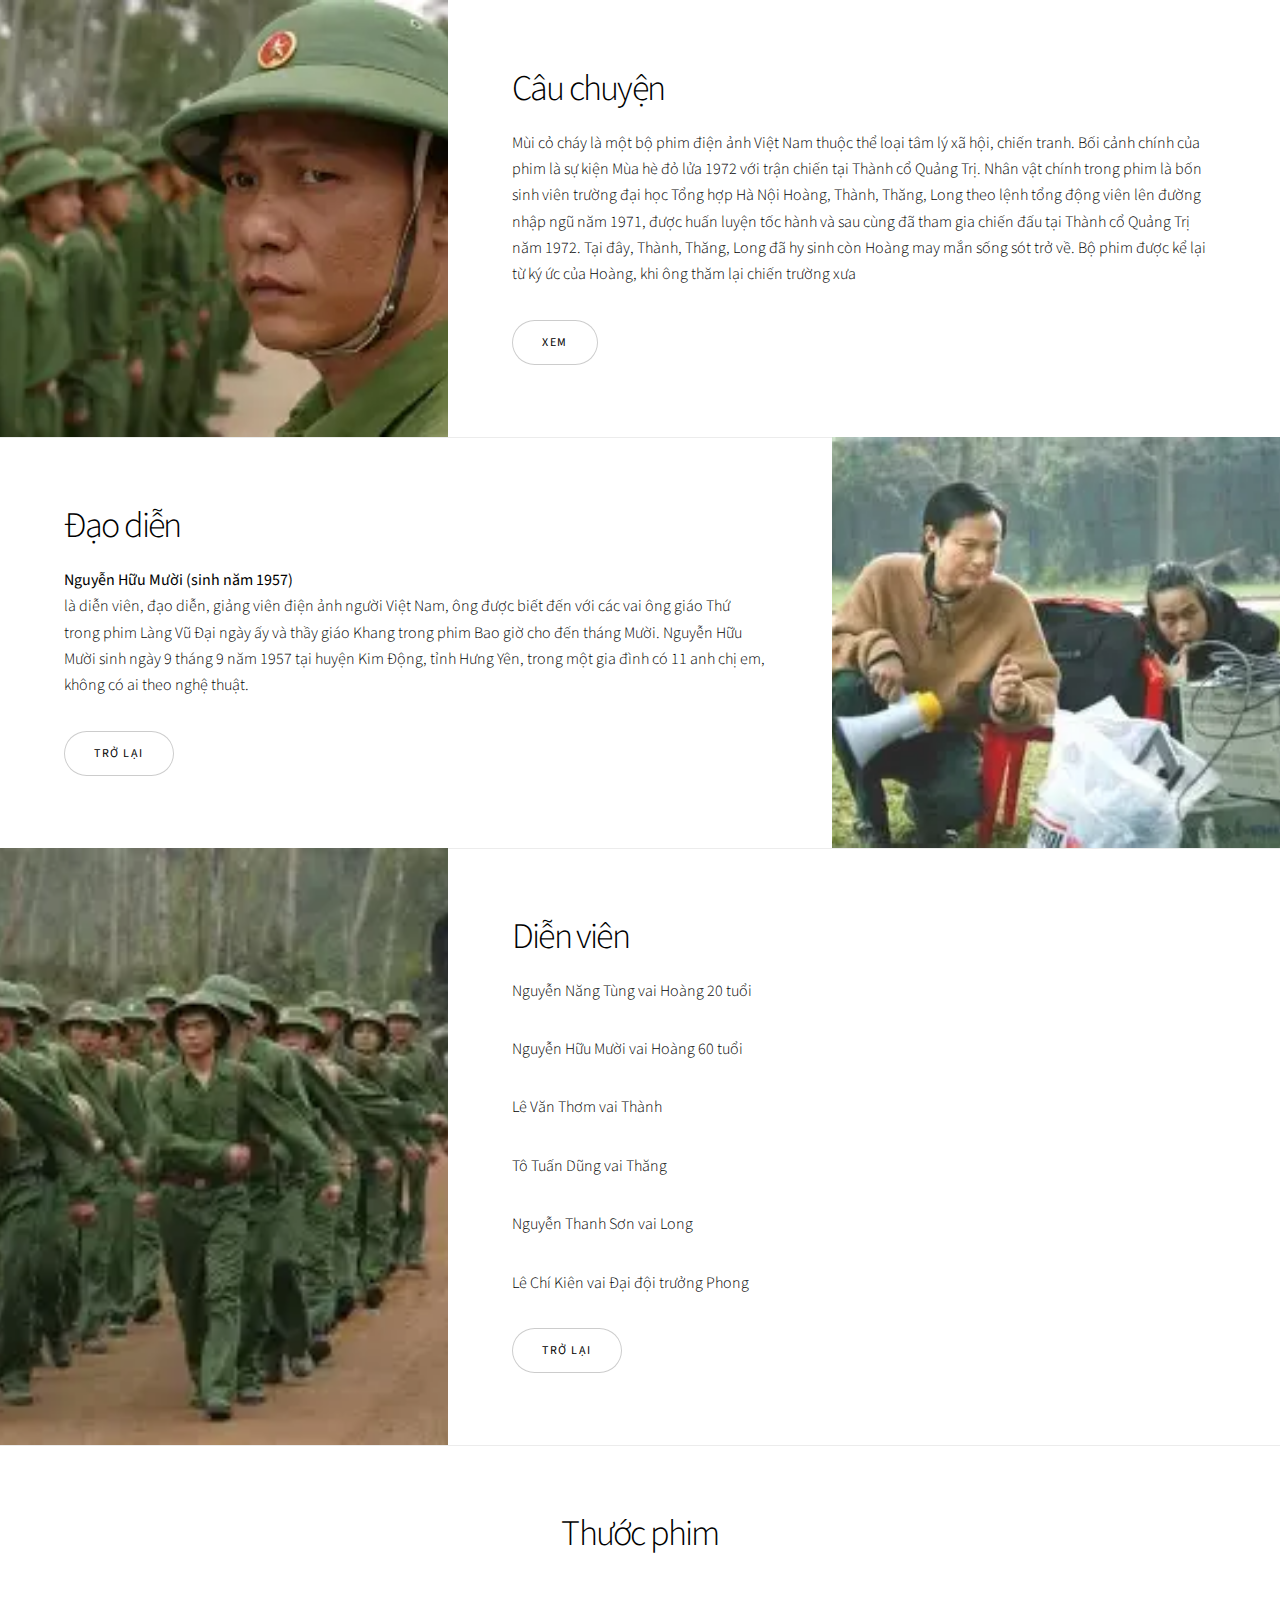
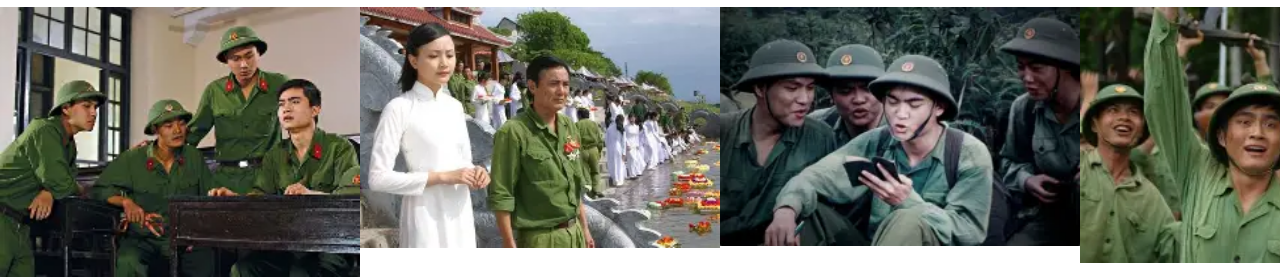
<file: index-demo 1.html>
<!DOCTYPE HTML>
<html>
	<head>
		<title>Story by HTML5 UP</title>
		<meta charset="utf-8" />
		<meta name="viewport" content="width=device-width, initial-scale=1, user-scalable=no" />
		<link rel="stylesheet" href="Trang chi tiết/assets/css/main.css" />
		<noscript><link rel="stylesheet" href="assets/css/noscript.css" /></noscript>
	</head>
	<body class="is-preload">

		<!-- Wrapper -->
			<div id="wrapper" class="divided">
				<!-- Spotlight -->
					<section class="spotlight style1 orient-right content-align-left image-position-center onscroll-image-fade-in" id="first">
						<div class="content">
							<h2>Câu chuyện</h2>
							<p>Mùi cỏ cháy là một bộ phim điện ảnh Việt Nam thuộc thể loại tâm lý xã hội, chiến tranh. Bối cảnh chính của phim là sự kiện Mùa hè đỏ lửa 1972 với trận chiến tại Thành cổ Quảng Trị. Nhân vật chính trong phim là bốn sinh viên trường đại học Tổng hợp Hà Nội Hoàng, Thành, Thăng, Long theo lệnh tổng động viên lên đường nhập ngũ năm 1971, được huấn luyện tốc hành và sau cùng đã tham gia chiến đấu tại Thành cổ Quảng Trị năm 1972. Tại đây, Thành, Thăng, Long đã hy sinh còn Hoàng may mắn sống sót trở về. Bộ phim được kể lại từ ký ức của Hoàng, khi ông thăm lại chiến trường xưa</p>
							<ul class="actions stacked">
								<li><a href="Phim_Trailer/Mùi cỏ cháy.html" class="button">Xem</a></li>
							</ul>							
						</div>
						<div class="image">
							<img src="images/Mùi cỏ cháy_story.webp" alt="" />
						</div>
					</section>
				<!-- Spotlight -->
					<section class="spotlight style1 orient-left content-align-left image-position-center onscroll-image-fade-in">
						<div class="content">
							<h2>Đạo diễn</h2>
							<b>Nguyễn Hữu Mười (sinh năm 1957)</b> <p>là diễn viên, đạo diễn, giảng viên điện ảnh người Việt Nam, ông được biết đến với các vai ông giáo Thứ trong phim Làng Vũ Đại ngày ấy và thầy giáo Khang trong phim Bao giờ cho đến tháng Mười. Nguyễn Hữu Mười sinh ngày 9 tháng 9 năm 1957 tại huyện Kim Động, tỉnh Hưng Yên, trong một gia đình có 11 anh chị em, không có ai theo nghệ thuật.</p>
							<ul class="actions stacked">
								<li><a href="#" class="button">Trở lại</a></li>
							</ul>
						</div>
						<div class="image">
							<img src="images/Mùi cỏ cháy_Đạo diễn.webp" alt="" />
						</div>
					</section>

				<!-- Spotlight -->
					<section class="spotlight style1 orient-right content-align-left image-position-center onscroll-image-fade-in">
						<div class="content">
							<h2>Diễn viên</h2>
							<p>Nguyễn Năng Tùng vai Hoàng 20 tuổi</p>
							<p>Nguyễn Hữu Mười vai Hoàng 60 tuổi</p>
							</p>Lê Văn Thơm vai Thành</p>
							</p>Tô Tuấn Dũng vai Thăng</p>
						    </p>Nguyễn Thanh Sơn vai Long</p>
							</p>Lê Chí Kiên vai Đại đội trưởng Phong</p>
							<ul class="actions stacked">
								<li><a href="#" class="button">Trở lại</a></li>
							</ul>
						</div>
						<div class="image">
							<img src="images/Mùi cỏ cháy_diễn viên.webp" alt="" />
						</div>
					</section>

				<!-- Gallery -->
					<section class="wrapper style1 align-center">
						<div class="inner">
							<h2>Thước phim</h2>
						</div>

						<!-- Gallery -->
							<div class="gallery style2 medium lightbox onscroll-fade-in">
								<article>
									<a href="images/Mùi cỏ cháy_1.webp" class="image">
										<img src="images/Mùi cỏ cháy_1.webp" alt="" />
									</a>
									<div class="caption">
										<h3>Ảnh 1</h3>
										<ul class="actions fixed">
											<li><span class="button small">Xem</span></li>
										</ul>
									</div>
								</article>
								<article>
									<a href="images/Mùi cỏ cháy_2.webp" class="image">
										<img src="images/Mùi cỏ cháy_2.webp" alt="" />
									</a>
									<div class="caption">
										<h3>Ảnh 2</h3>
										<ul class="actions fixed">
											<li><span class="button small">Xem</span></li>
										</ul>
									</div>
								</article>
								<article>
									<a href="images/Mùi cỏ cháy_3.webp" class="image">
										<img src="images/Mùi cỏ cháy_3.webp" alt="" />
									</a>
									<div class="caption">
										<h3>Ảnh 3</h3>
										<ul class="actions fixed">
											<li><span class="button small">Xem</span></li>
										</ul>
									</div>
								</article>
								<article>
									<a href="images/Mùi cỏ cháy_4.webp" class="image">
										<img src="images/Mùi cỏ cháy_4.webp" alt="" />
									</a>
									<div class="caption">
										<h3>Ảnh 4</h3>
										<ul class="actions fixed">
											<li><span class="button small">Xem</span></li>
										</ul>
									</div>
								</article>
							</div>

					</section>
</file>
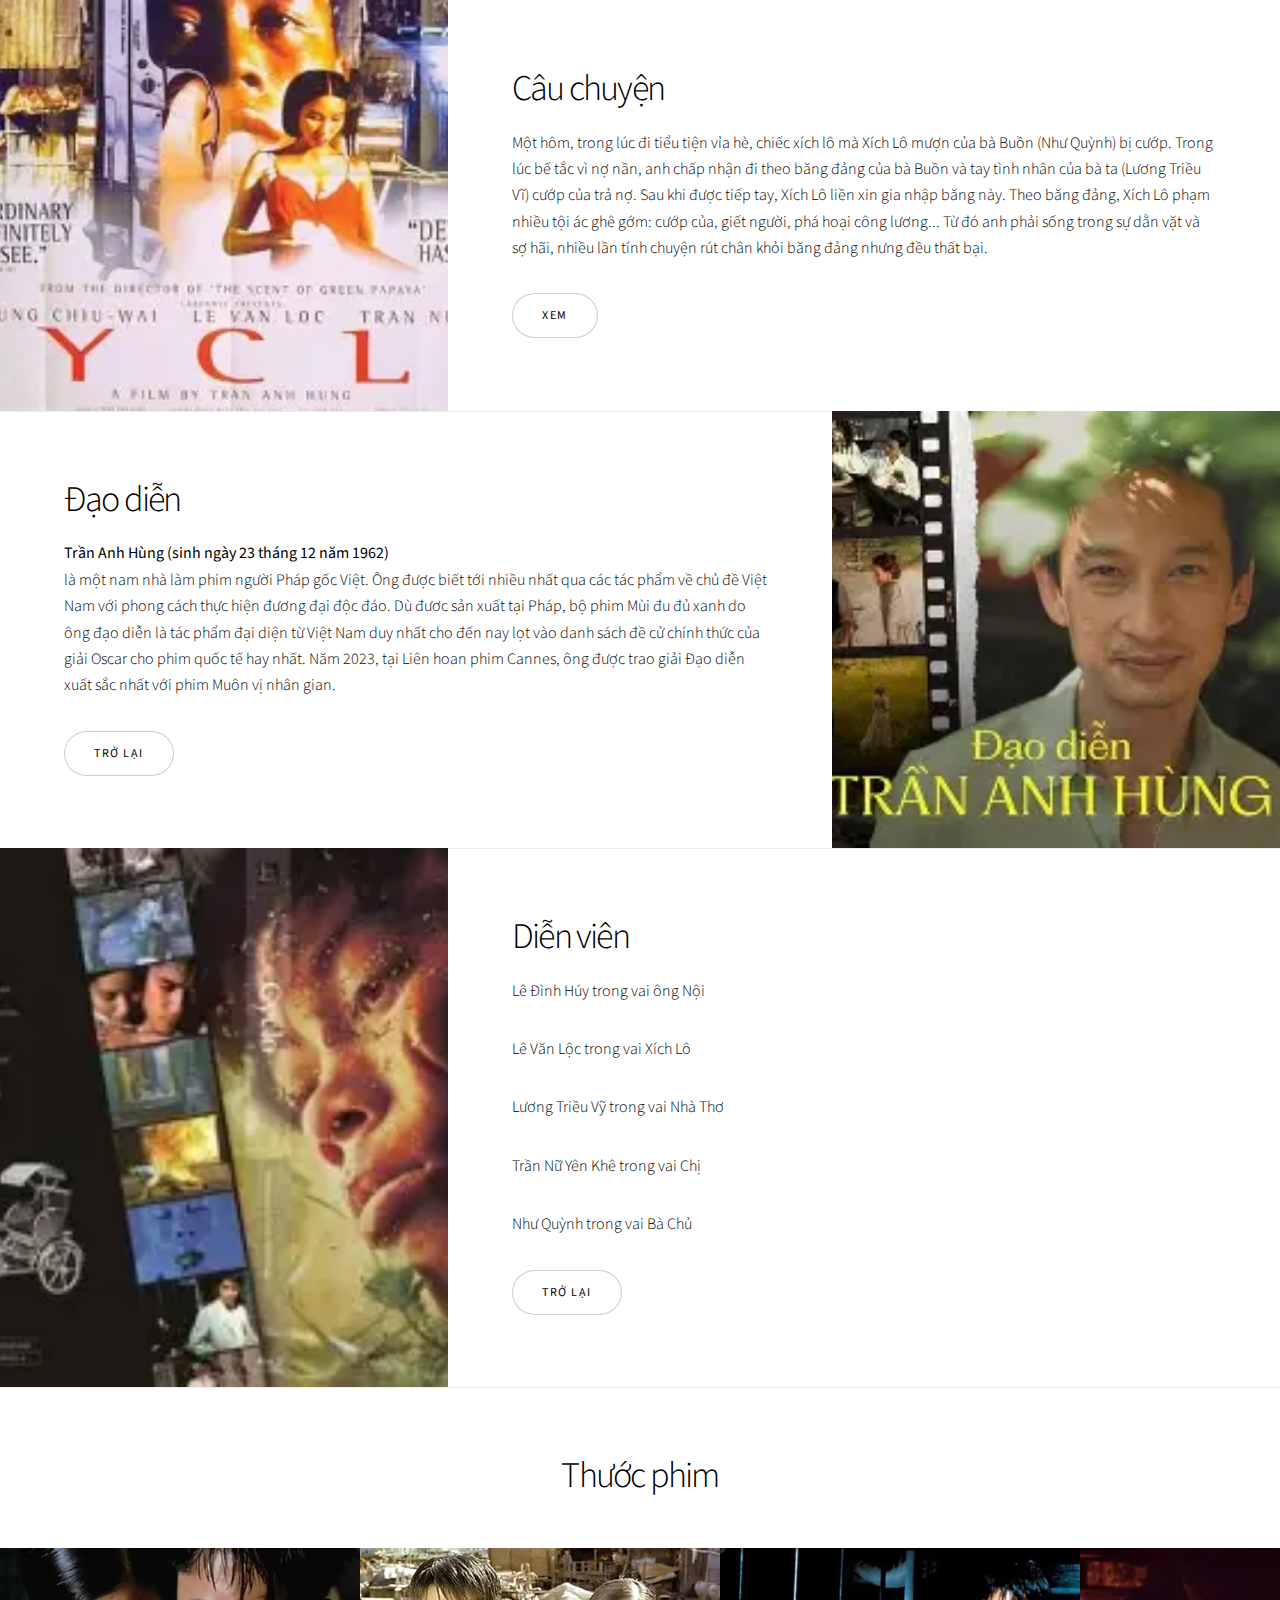
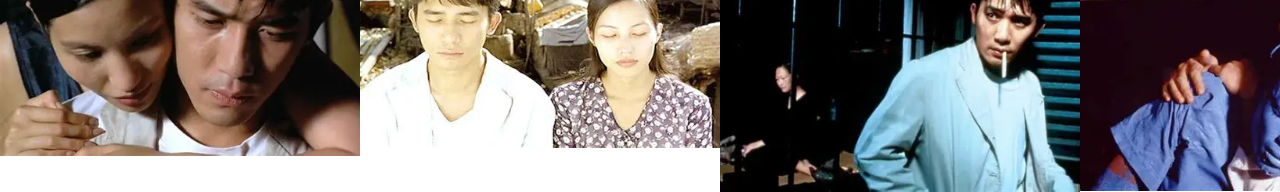
<file: index-demo 3.html>
<!DOCTYPE HTML>
<html>
	<head>
		<title>Story by HTML5 UP</title>
		<meta charset="utf-8" />
		<meta name="viewport" content="width=device-width, initial-scale=1, user-scalable=no" />
		<link rel="stylesheet" href="Trang chi tiết/assets/css/main.css" />
		<noscript><link rel="stylesheet" href="assets/css/noscript.css" /></noscript>
	</head>
	<body class="is-preload">

		<!-- Wrapper -->
			<div id="wrapper" class="divided">
				<!-- Spotlight -->
					<section class="spotlight style1 orient-right content-align-left image-position-center onscroll-image-fade-in" id="first">
						<div class="content">
							<h2>Câu chuyện</h2>
							<p>Một hôm, trong lúc đi tiểu tiện vỉa hè, chiếc xích lô mà Xích Lô mượn của bà Buồn (Như Quỳnh) bị cướp. Trong lúc bế tắc vì nợ nần, anh chấp nhận đi theo băng đảng của bà Buồn và tay tình nhân của bà ta (Lương Triều Vĩ) cướp của trả nợ. Sau khi được tiếp tay, Xích Lô liền xin gia nhập băng này. Theo băng đảng, Xích Lô phạm nhiều tội ác ghê gớm: cướp của, giết người, phá hoại công lương... Từ đó anh phải sống trong sự dằn vặt và sợ hãi, nhiều lần tính chuyện rút chân khỏi băng đảng nhưng đều thất bại.</p>
							<ul class="actions stacked">
								<li><a href="Phim_Trailer/Xích lô.html" class="button">Xem</a></li>
							</ul>							
						</div>
						<div class="image">
							<img src="images/Xích lô_story.webp" alt="" />
						</div>
					</section>

				<!-- Spotlight -->
					<section class="spotlight style1 orient-left content-align-left image-position-center onscroll-image-fade-in">
						<div class="content">
							<h2>Đạo diễn</h2>
							<b>Trần Anh Hùng (sinh ngày 23 tháng 12 năm 1962)</b> <p>là một nam nhà làm phim người Pháp gốc Việt. Ông được biết tới nhiều nhất qua các tác phẩm về chủ đề Việt Nam với phong cách thực hiện đương đại độc đáo. Dù đươc sản xuất tại Pháp, bộ phim Mùi đu đủ xanh do ông đạo diễn là tác phẩm đại diện từ Việt Nam duy nhất cho đến nay lọt vào danh sách đề cử chính thức của giải Oscar cho phim quốc tế hay nhất. Năm 2023, tại Liên hoan phim Cannes, ông được trao giải Đạo diễn xuất sắc nhất với phim Muôn vị nhân gian.</p>
							<ul class="actions stacked">
								<li><a href="#" class="button">Trở lại</a></li>
							</ul>
						</div>
						<div class="image">
							<img src="images/Xích lô_đạo diễn.webp" alt="" />
						</div>
					</section>

				<!-- Spotlight -->
					<section class="spotlight style1 orient-right content-align-left image-position-center onscroll-image-fade-in">
						<div class="content">
							<h2>Diễn viên</h2>
							<p>Lê Đình Húy trong vai ông Nội</p>
							<p>Lê Văn Lộc trong vai Xích Lô</p>
							<p>Lương Triều Vỹ trong vai Nhà Thơ</p>
                            <p>Trần Nữ Yên Khê trong vai Chị</p>
							</p>Như Quỳnh trong vai Bà Chủ</p>
							<ul class="actions stacked">
								<li><a href="#" class="button">Trở lại</a></li>
							</ul>
						</div>
						<div class="image">
							<img src="images/Xích lô_diễn viên.webp" alt="" />
						</div>
					</section>

				<!-- Gallery -->
					<section class="wrapper style1 align-center">
						<div class="inner">
							<h2>Thước phim</h2>
						</div>

						<!-- Gallery -->
							<div class="gallery style2 medium lightbox onscroll-fade-in">
								<article>
									<a href="images/Xích lô_1.webp" class="image">
										<img src="images/Xích lô_1.webp" alt="" />
									</a>
									<div class="caption">
										<h3>Ảnh 1</h3>
										<ul class="actions fixed">
											<li><span class="button small">Xem</span></li>
										</ul>
									</div>
								</article>
								<article>
									<a href="images/Xích lô_2.webp" class="image">
										<img src="images/Xích lô_2.webp" alt="" />
									</a>
									<div class="caption">
										<h3>Ảnh 2</h3>
										<ul class="actions fixed">
											<li><span class="button small">Xem</span></li>
										</ul>
									</div>
								</article>
								<article>
									<a href="images/Xích lô_3.webp" class="image">
										<img src="images/Xích lô_3.webp" alt="" />
									</a>
									<div class="caption">
										<h3>Ảnh 3</h3>
										<ul class="actions fixed">
											<li><span class="button small">Xem</span></li>
										</ul>
									</div>
								</article>
								<article>
									<a href="images/Xích lô_4.webp" class="image">
										<img src="images/Xích lô_4.webp" alt="" />
									</a>
									<div class="caption">
										<h3>Ảnh 4</h3>
										<ul class="actions fixed">
											<li><span class="button small">Xem</span></li>
										</ul>
									</div>
								</article>
							</div>

					</section>
</file>
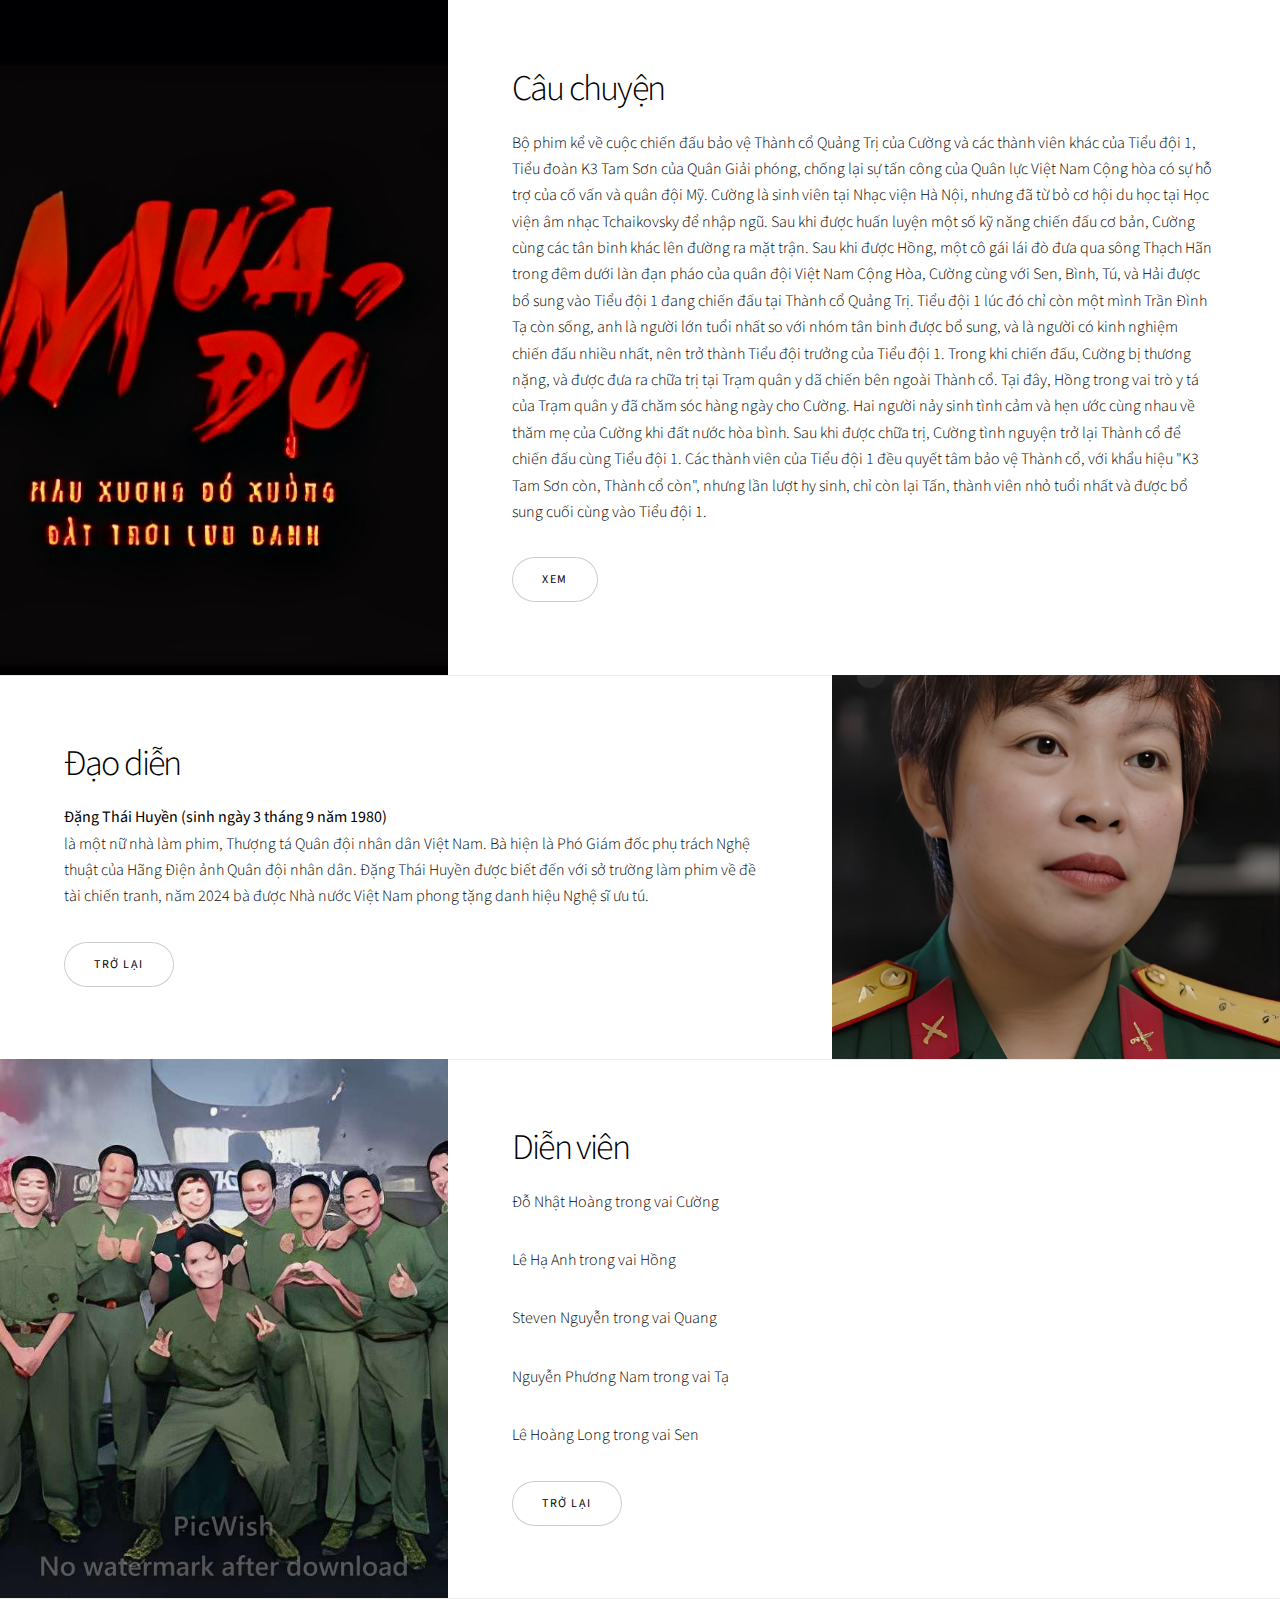
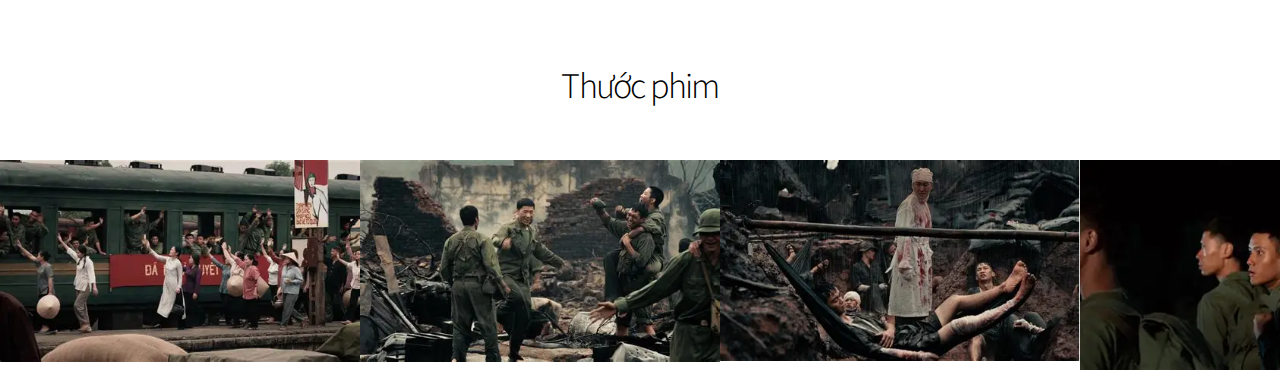
<file: index-demo 4.html>
<!DOCTYPE HTML>
<html>
	<head>
		<title>Story by HTML5 UP</title>
		<meta charset="utf-8" />
		<meta name="viewport" content="width=device-width, initial-scale=1, user-scalable=no" />
		<link rel="stylesheet" href="Trang chi tiết/assets/css/main.css" />
		<noscript><link rel="stylesheet" href="assets/css/noscript.css" /></noscript>
	</head>
	<body class="is-preload">

		<!-- Wrapper -->
			<div id="wrapper" class="divided">
				<!-- Spotlight -->
					<section class="spotlight style1 orient-right content-align-left image-position-center onscroll-image-fade-in" id="first">
						<div class="content">
							<h2>Câu chuyện</h2>
							<p>Bộ phim kể về cuộc chiến đấu bảo vệ Thành cổ Quảng Trị của Cường và các thành viên khác của Tiểu đội 1, Tiểu đoàn K3 Tam Sơn của Quân Giải phóng, chống lại sự tấn công của Quân lực Việt Nam Cộng hòa có sự hỗ trợ của cố vấn và quân đội Mỹ. Cường là sinh viên tại Nhạc viện Hà Nội, nhưng đã từ bỏ cơ hội du học tại Học viện âm nhạc Tchaikovsky để nhập ngũ. Sau khi được huấn luyện một số kỹ năng chiến đấu cơ bản, Cường cùng các tân binh khác lên đường ra mặt trận. Sau khi được Hồng, một cô gái lái đò đưa qua sông Thạch Hãn trong đêm dưới làn đạn pháo của quân đội Việt Nam Cộng Hòa, Cường cùng với Sen, Bình, Tú, và Hải được bổ sung vào Tiểu đội 1 đang chiến đấu tại Thành cổ Quảng Trị. Tiểu đội 1 lúc đó chỉ còn một mình Trần Đình Tạ còn sống, anh là người lớn tuổi nhất so với nhóm tân binh được bổ sung, và là người có kinh nghiệm chiến đấu nhiều nhất, nên trở thành Tiểu đội trưởng của Tiểu đội 1. Trong khi chiến đấu, Cường bị thương nặng, và được đưa ra chữa trị tại Trạm quân y dã chiến bên ngoài Thành cổ. Tại đây, Hồng trong vai trò y tá của Trạm quân y đã chăm sóc hàng ngày cho Cường. Hai người nảy sinh tình cảm và hẹn ước cùng nhau về thăm mẹ của Cường khi đất nước hòa bình. Sau khi được chữa trị, Cường tình nguyện trở lại Thành cổ để chiến đấu cùng Tiểu đội 1. Các thành viên của Tiểu đội 1 đều quyết tâm bảo vệ Thành cổ, với khẩu hiệu "K3 Tam Sơn còn, Thành cổ còn", nhưng lần lượt hy sinh, chỉ còn lại Tấn, thành viên nhỏ tuổi nhất và được bổ sung cuối cùng vào Tiểu đội 1.</p>
							<ul class="actions stacked">
								<li><a href="Phim_Trailer/Mưa đỏ.html" class="button">Xem</a></li>
							</ul>							
						</div>
						<div class="image">
							<img src="images/Mưa đỏ_story.webp" alt="" />
						</div>
					</section>

				<!-- Spotlight -->
					<section class="spotlight style1 orient-left content-align-left image-position-center onscroll-image-fade-in">
						<div class="content">
							<h2>Đạo diễn</h2>
							<b>Đặng Thái Huyền (sinh ngày 3 tháng 9 năm 1980)</b> <p>là một nữ nhà làm phim, Thượng tá Quân đội nhân dân Việt Nam. Bà hiện là Phó Giám đốc phụ trách Nghệ thuật của Hãng Điện ảnh Quân đội nhân dân. Đặng Thái Huyền được biết đến với sở trường làm phim về đề tài chiến tranh, năm 2024 bà được Nhà nước Việt Nam phong tặng danh hiệu Nghệ sĩ ưu tú.</p>
							<ul class="actions stacked">
								<li><a href="#" class="button">Trở lại</a></li>
							</ul>
						</div>
						<div class="image">
							<img src="images/Mưa đỏ_đạo diễn.jfif" alt="" />
						</div>
					</section>

				<!-- Spotlight -->
					<section class="spotlight style1 orient-right content-align-left image-position-center onscroll-image-fade-in">
						<div class="content">
							<h2>Diễn viên</h2>
							<p>Đỗ Nhật Hoàng trong vai Cường</p>
							<p>Lê Hạ Anh trong vai Hồng</p>
							<p>Steven Nguyễn trong vai Quang</p>
							<p>Nguyễn Phương Nam trong vai Tạ</p>
							<p>Lê Hoàng Long trong vai Sen</p>
							<ul class="actions stacked">
								<li><a href="#" class="button">Trở lại</a></li>
							</ul>
						</div>
						<div class="image">
							<img src="images/Mưa đỏ_diễn viên.webp" alt="" />
						</div>
					</section>

				<!-- Gallery -->
					<section class="wrapper style1 align-center">
						<div class="inner">
							<h2>Thước phim</h2>
						</div>

						<!-- Gallery -->
							<div class="gallery style2 medium lightbox onscroll-fade-in">
								<article>
									<a href="images/Mưa đỏ_1.webp" class="image">
										<img src="images/Mưa đỏ_1.webp" alt="" />
									</a>
									<div class="caption">
										<h3>Ảnh 1</h3>
										<ul class="actions fixed">
											<li><span class="button small">Xem</span></li>
										</ul>
									</div>
								</article>
								<article>
									<a href="images/Mưa đỏ_2.webp" class="image">
										<img src="images/Mưa đỏ_2.webp" alt="" />
									</a>
									<div class="caption">
										<h3>Ảnh 2</h3>
										<ul class="actions fixed">
											<li><span class="button small">Xem</span></li>
										</ul>
									</div>
								</article>
								<article>
									<a href="images/Mưa đỏ_3.webp" class="image">
										<img src="images/Mưa đỏ_3.webp" alt="" />
									</a>
									<div class="caption">
										<h3>Ảnh 3</h3>
										<ul class="actions fixed">
											<li><span class="button small">Xem</span></li>
										</ul>
									</div>
								</article>
								<article>
									<a href="images/Mưa đỏ_4.webp" class="image">
										<img src="images/Mưa đỏ_4.webp" alt="" />
									</a>
									<div class="caption">
										<h3>Ảnh 4</h3>
										<ul class="actions fixed">
											<li><span class="button small">Xem</span></li>
										</ul>
									</div>
								</article>
							</div>

					</section>
</file>
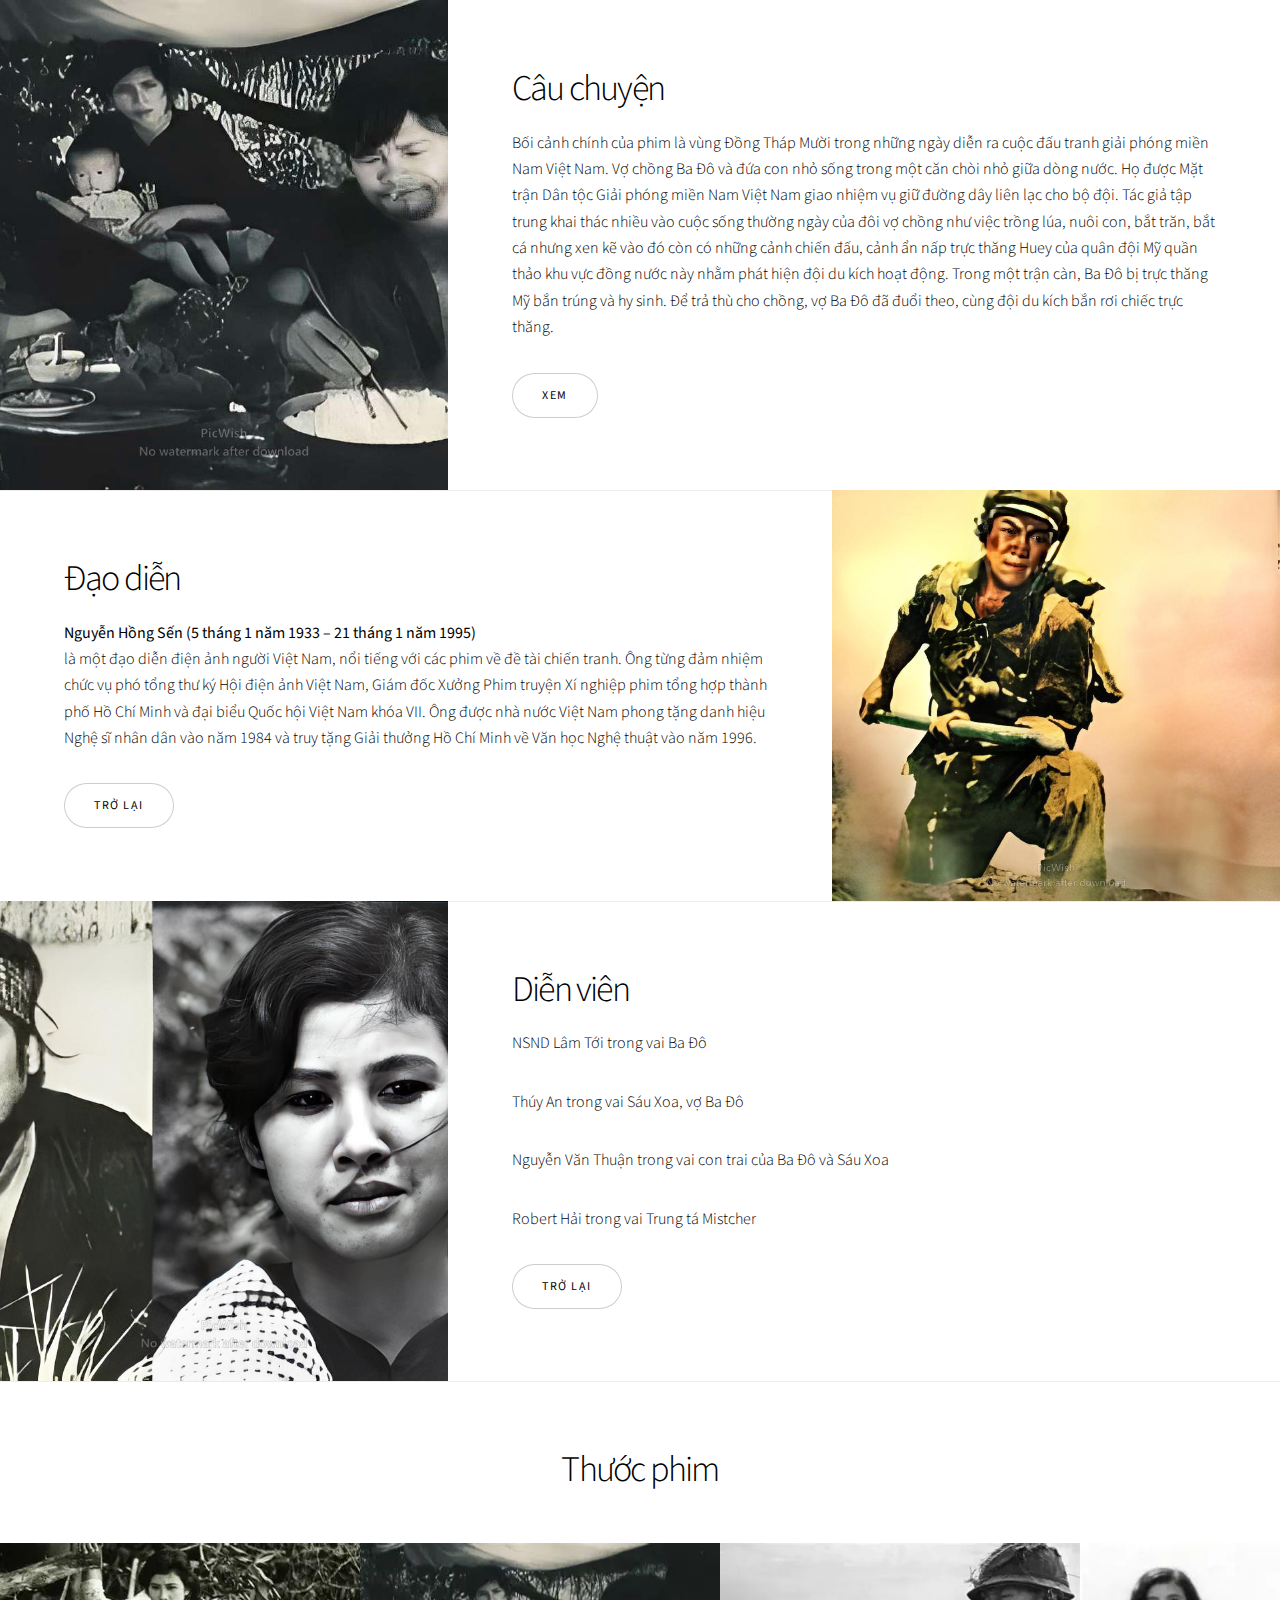
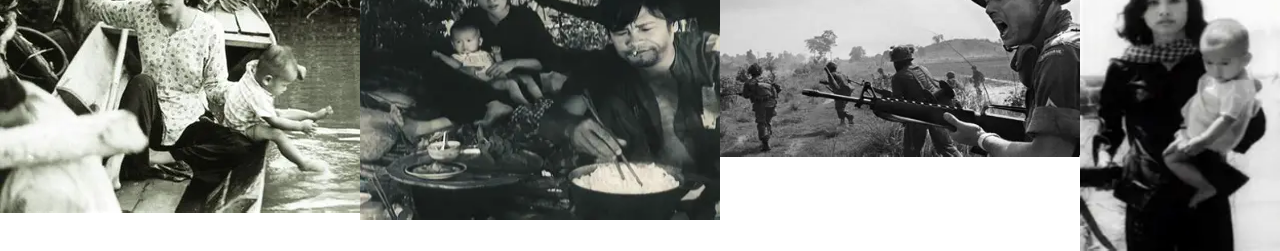
<file: index-demo 5.html>
<!DOCTYPE HTML>
<html>
	<head>
		<title>Story by HTML5 UP</title>
		<meta charset="utf-8" />
		<meta name="viewport" content="width=device-width, initial-scale=1, user-scalable=no" />
		<link rel="stylesheet" href="Trang chi tiết/assets/css/main.css" />
		<noscript><link rel="stylesheet" href="assets/css/noscript.css" /></noscript>
	</head>
	<body class="is-preload">

		<!-- Wrapper -->
			<div id="wrapper" class="divided">
				<!-- Spotlight -->
					<section class="spotlight style1 orient-right content-align-left image-position-center onscroll-image-fade-in" id="first">
						<div class="content">
							<h2>Câu chuyện</h2>
							<p>Bối cảnh chính của phim là vùng Đồng Tháp Mười trong những ngày diễn ra cuộc đấu tranh giải phóng miền Nam Việt Nam. Vợ chồng Ba Đô và đứa con nhỏ sống trong một căn chòi nhỏ giữa dòng nước. Họ được Mặt trận Dân tộc Giải phóng miền Nam Việt Nam giao nhiệm vụ giữ đường dây liên lạc cho bộ đội. Tác giả tập trung khai thác nhiều vào cuộc sống thường ngày của đôi vợ chồng như việc trồng lúa, nuôi con, bắt trăn, bắt cá nhưng xen kẽ vào đó còn có những cảnh chiến đấu, cảnh ẩn nấp trực thăng Huey của quân đội Mỹ quần thảo khu vực đồng nước này nhằm phát hiện đội du kích hoạt động. Trong một trận càn, Ba Đô bị trực thăng Mỹ bắn trúng và hy sinh. Để trả thù cho chồng, vợ Ba Đô đã đuổi theo, cùng đội du kích bắn rơi chiếc trực thăng.</p>
							<ul class="actions stacked">
									<li><a href="Phim_Trailer/Cánh đồng hoang.html" class="button">Xem</a></li>
							</ul>							
						</div>
						<div class="image">
							<img src="images/Cánh đồng hoang_story.webp" alt="" />
						</div>
					</section>


				<!-- Spotlight -->
					<section class="spotlight style1 orient-left content-align-left image-position-center onscroll-image-fade-in">
						<div class="content">
							<h2>Đạo diễn</h2>
							<b>Nguyễn Hồng Sến (5 tháng 1 năm 1933 – 21 tháng 1 năm 1995)</b> <p>là một đạo diễn điện ảnh người Việt Nam, nổi tiếng với các phim về đề tài chiến tranh. Ông từng đảm nhiệm chức vụ phó tổng thư ký Hội điện ảnh Việt Nam, Giám đốc Xưởng Phim truyện Xí nghiệp phim tổng hợp thành phố Hồ Chí Minh và đại biểu Quốc hội Việt Nam khóa VII. Ông được nhà nước Việt Nam phong tặng danh hiệu Nghệ sĩ nhân dân vào năm 1984 và truy tặng Giải thưởng Hồ Chí Minh về Văn học Nghệ thuật vào năm 1996.</p>
							<ul class="actions stacked">
								<li><a href="#" class="button">Trở lại</a></li>
							</ul>
						</div>
						<div class="image">
							<img src="images/Cánh đồng hoang_đạo diễn.jfif" alt="" />
						</div>
					</section>

				<!-- Spotlight -->
					<section class="spotlight style1 orient-right content-align-left image-position-center onscroll-image-fade-in">
						<div class="content">
							<h2>Diễn viên</h2>
							<p>NSND Lâm Tới trong vai Ba Đô</p>
							<p>Thúy An trong vai Sáu Xoa, vợ Ba Đô</p>
							<p>Nguyễn Văn Thuận trong vai con trai của Ba Đô và Sáu Xoa</p>
							<p>Robert Hải trong vai Trung tá Mistcher</p>
							<ul class="actions stacked">
								<li><a href="#" class="button">Trở lại</a></li>
							</ul>
						</div>
						<div class="image">
							<img src="images/Cánh đồng hoang_diễn viên.webp" alt="" />
						</div>
					</section>

				<!-- Gallery -->
					<section class="wrapper style1 align-center">
						<div class="inner">
							<h2>Thước phim</h2>
						</div>

						<!-- Gallery -->
							<div class="gallery style2 medium lightbox onscroll-fade-in">
								<article>
									<a href="images/CDH_1.webp" class="image">
										<img src="images/CDH_1.webp" alt="" />
									</a>
									<div class="caption">
										<h3>Ảnh 1</h3>
										<ul class="actions fixed">
											<li><span class="button small">Xem</span></li>
										</ul>
									</div>
								</article>
								<article>
									<a href="images/CDH_2.webp" class="image">
										<img src="images/CDH_2.webp" alt="" />
									</a>
									<div class="caption">
										<h3>Ảnh 2</h3>
										<ul class="actions fixed">
											<li><span class="button small">Xem</span></li>
										</ul>
									</div>
								</article>
								<article>
									<a href="images/CDH_3.webp" class="image">
										<img src="images/CDH_3.webp" alt="" />
									</a>
									<div class="caption">
										<h3>Ảnh 3</h3>
										<ul class="actions fixed">
											<li><span class="button small">Xem</span></li>
										</ul>
									</div>
								</article>
								<article>
									<a href="images/CDH_4.webp" class="image">
										<img src="images/CDH_4.webp" alt="" />
									</a>
									<div class="caption">
										<h3>Ảnh 4</h3>
										<ul class="actions fixed">
											<li><span class="button small">Xem</span></li>
										</ul>
									</div>
								</article>
							</div>

					</section>
</file>
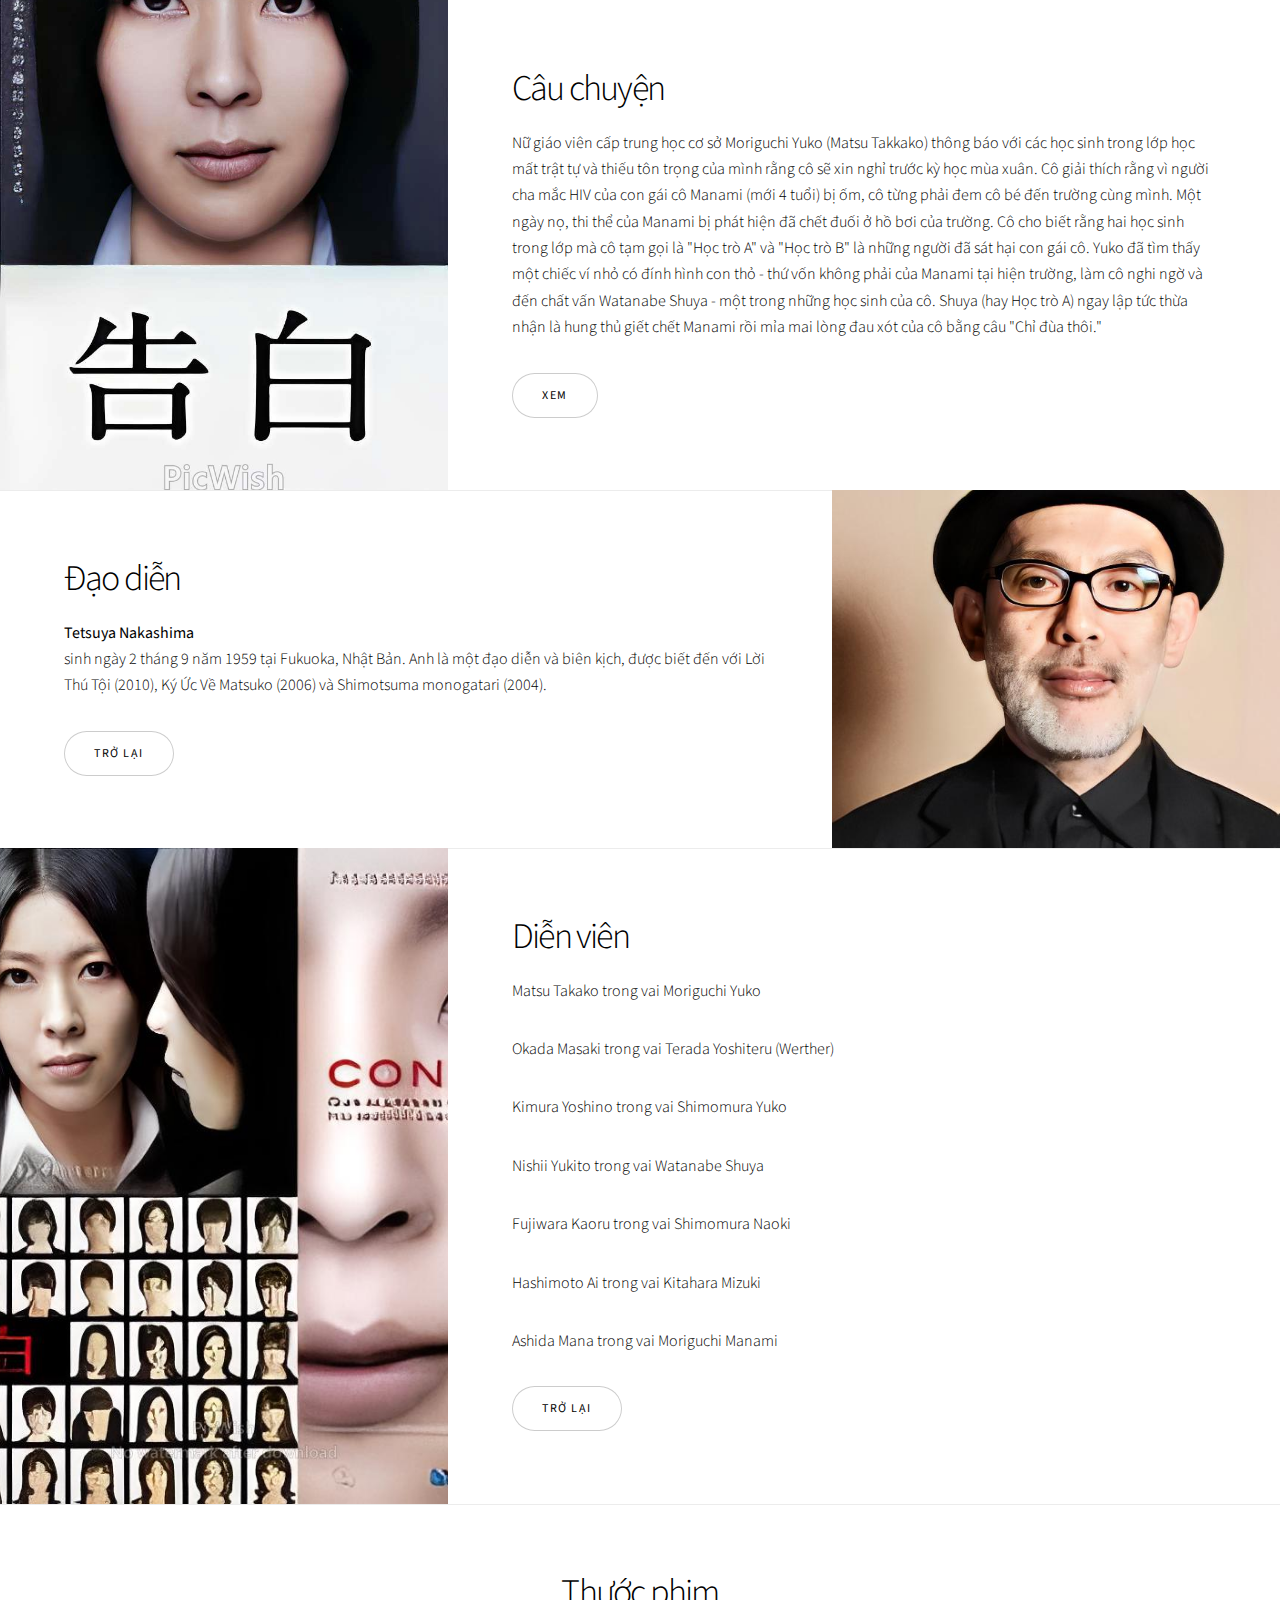
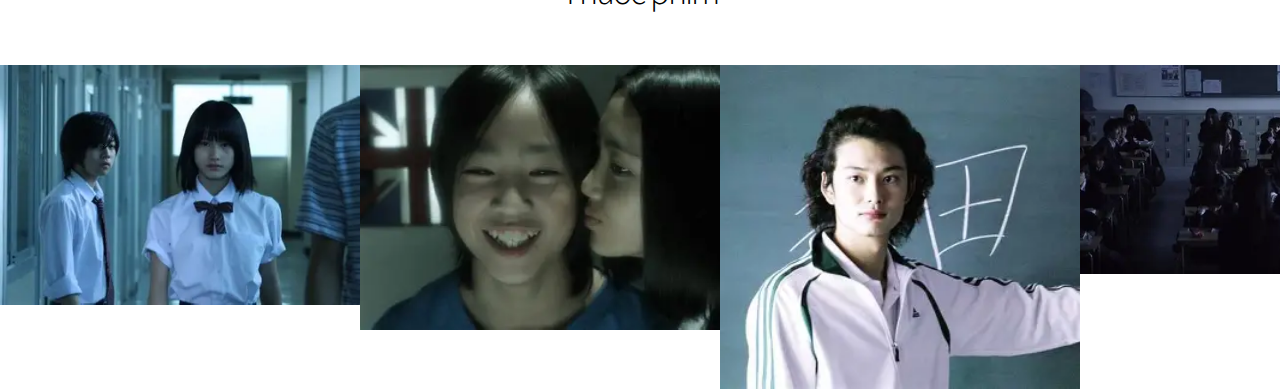
<file: index-demo 6.html>
<!DOCTYPE HTML>
<html>
	<head>
		<title>Story by HTML5 UP</title>
		<meta charset="utf-8" />
		<meta name="viewport" content="width=device-width, initial-scale=1, user-scalable=no" />
		<link rel="stylesheet" href="Trang chi tiết/assets/css/main.css" />
		<noscript><link rel="stylesheet" href="assets/css/noscript.css" /></noscript>
	</head>
	<body class="is-preload">

		<!-- Wrapper -->
			<div id="wrapper" class="divided">
				<!-- Spotlight -->
					<section class="spotlight style1 orient-right content-align-left image-position-center onscroll-image-fade-in" id="first">
						<div class="content">
							<h2>Câu chuyện</h2>
							<p>Nữ giáo viên cấp trung học cơ sở Moriguchi Yuko (Matsu Takkako) thông báo với các học sinh trong lớp học mất trật tự và thiếu tôn trọng của mình rằng cô sẽ xin nghỉ trước kỳ học mùa xuân. Cô giải thích rằng vì người cha mắc HIV của con gái cô Manami (mới 4 tuổi) bị ốm, cô từng phải đem cô bé đến trường cùng mình. Một ngày nọ, thi thể của Manami bị phát hiện đã chết đuối ở hồ bơi của trường. Cô cho biết rằng hai học sinh trong lớp mà cô tạm gọi là "Học trò A" và "Học trò B" là những người đã sát hại con gái cô. Yuko đã tìm thấy một chiếc ví nhỏ có đính hình con thỏ - thứ vốn không phải của Manami tại hiện trường, làm cô nghi ngờ và đến chất vấn Watanabe Shuya - một trong những học sinh của cô. Shuya (hay Học trò A) ngay lập tức thừa nhận là hung thủ giết chết Manami rồi mỉa mai lòng đau xót của cô bằng câu "Chỉ đùa thôi."</p>
							<ul class="actions stacked">
								<li><a href="Phim_Trailer/Confession.html" class="button">Xem</a></li>
							</ul>							
						</div>
						<div class="image">
							<img src="images/Confession_story.webp" alt="" />
						</div>
					</section>
				<!-- Spotlight -->
					<section class="spotlight style1 orient-left content-align-left image-position-center onscroll-image-fade-in">
						<div class="content">
							<h2>Đạo diễn</h2>
							<b>Tetsuya Nakashima</b> <p>sinh ngày 2 tháng 9 năm 1959 tại Fukuoka, Nhật Bản. Anh là một đạo diễn và biên kịch, được biết đến với Lời Thú Tội (2010), Ký Ức Về Matsuko (2006) và Shimotsuma monogatari (2004).</p>
							<ul class="actions stacked">
								<li><a href="#" class="button">Trở lại</a></li>
							</ul>
						</div>
						<div class="image">
							<img src="images/Confession_đạo diễn.webp" alt="" />
						</div>
					</section>

				<!-- Spotlight -->
					<section class="spotlight style1 orient-right content-align-left image-position-center onscroll-image-fade-in">
						<div class="content">
							<h2>Diễn viên</h2>
							<p>Matsu Takako trong vai Moriguchi Yuko</p>
							<p>Okada Masaki trong vai Terada Yoshiteru (Werther)</p>
							<p>Kimura Yoshino trong vai Shimomura Yuko</p>
							<p>Nishii Yukito trong vai Watanabe Shuya</p>
							<p>Fujiwara Kaoru trong vai Shimomura Naoki</p>
							<p>Hashimoto Ai trong vai Kitahara Mizuki</p>
							<p>Ashida Mana trong vai Moriguchi Manami</p>
							<ul class="actions stacked">
								<li><a href="#" class="button">Trở lại</a></li>
							</ul>
						</div>
						<div class="image">
							<img src="images/Confession_diễn viên.webp" alt="" />
						</div>
					</section>

				<!-- Gallery -->
					<section class="wrapper style1 align-center">
						<div class="inner">
							<h2>Thước phim</h2>						
						</div>

						<!-- Gallery -->
							<div class="gallery style2 medium lightbox onscroll-fade-in">
								<article>
									<a href="images/C_1.webp" class="image">
										<img src="images/C_1.webp" alt="" />
									</a>
									<div class="caption">
										<h3>Ảnh 1</h3>
										<ul class="actions fixed">
											<li><span class="button small">Xem</span></li>
										</ul>
									</div>
								</article>
								<article>
									<a href="images/C_2.webp" class="image">
										<img src="images/C_2.webp" alt="" />
									</a>
									<div class="caption">
										<h3>Ảnh 2</h3>
										<ul class="actions fixed">
											<li><span class="button small">Xem</span></li>
										</ul>
									</div>
								</article>
								<article>
									<a href="images/C_3.webp" class="image">
										<img src="images/C_3.webp" alt="" />
									</a>
									<div class="caption">
										<h3>Ảnh 3</h3>
										<ul class="actions fixed">
											<li><span class="button small">Xem</span></li>
										</ul>
									</div>
								</article>
								<article>
									<a href="images/C_4.webp" class="image">
										<img src="images/C_4.webp" alt="" />
									</a>
									<div class="caption">
										<h3>Ảnh 4</h3>
										<ul class="actions fixed">
											<li><span class="button small">Xem</span></li>
										</ul>
									</div>
								</article>
							</div>

					</section>
</file>
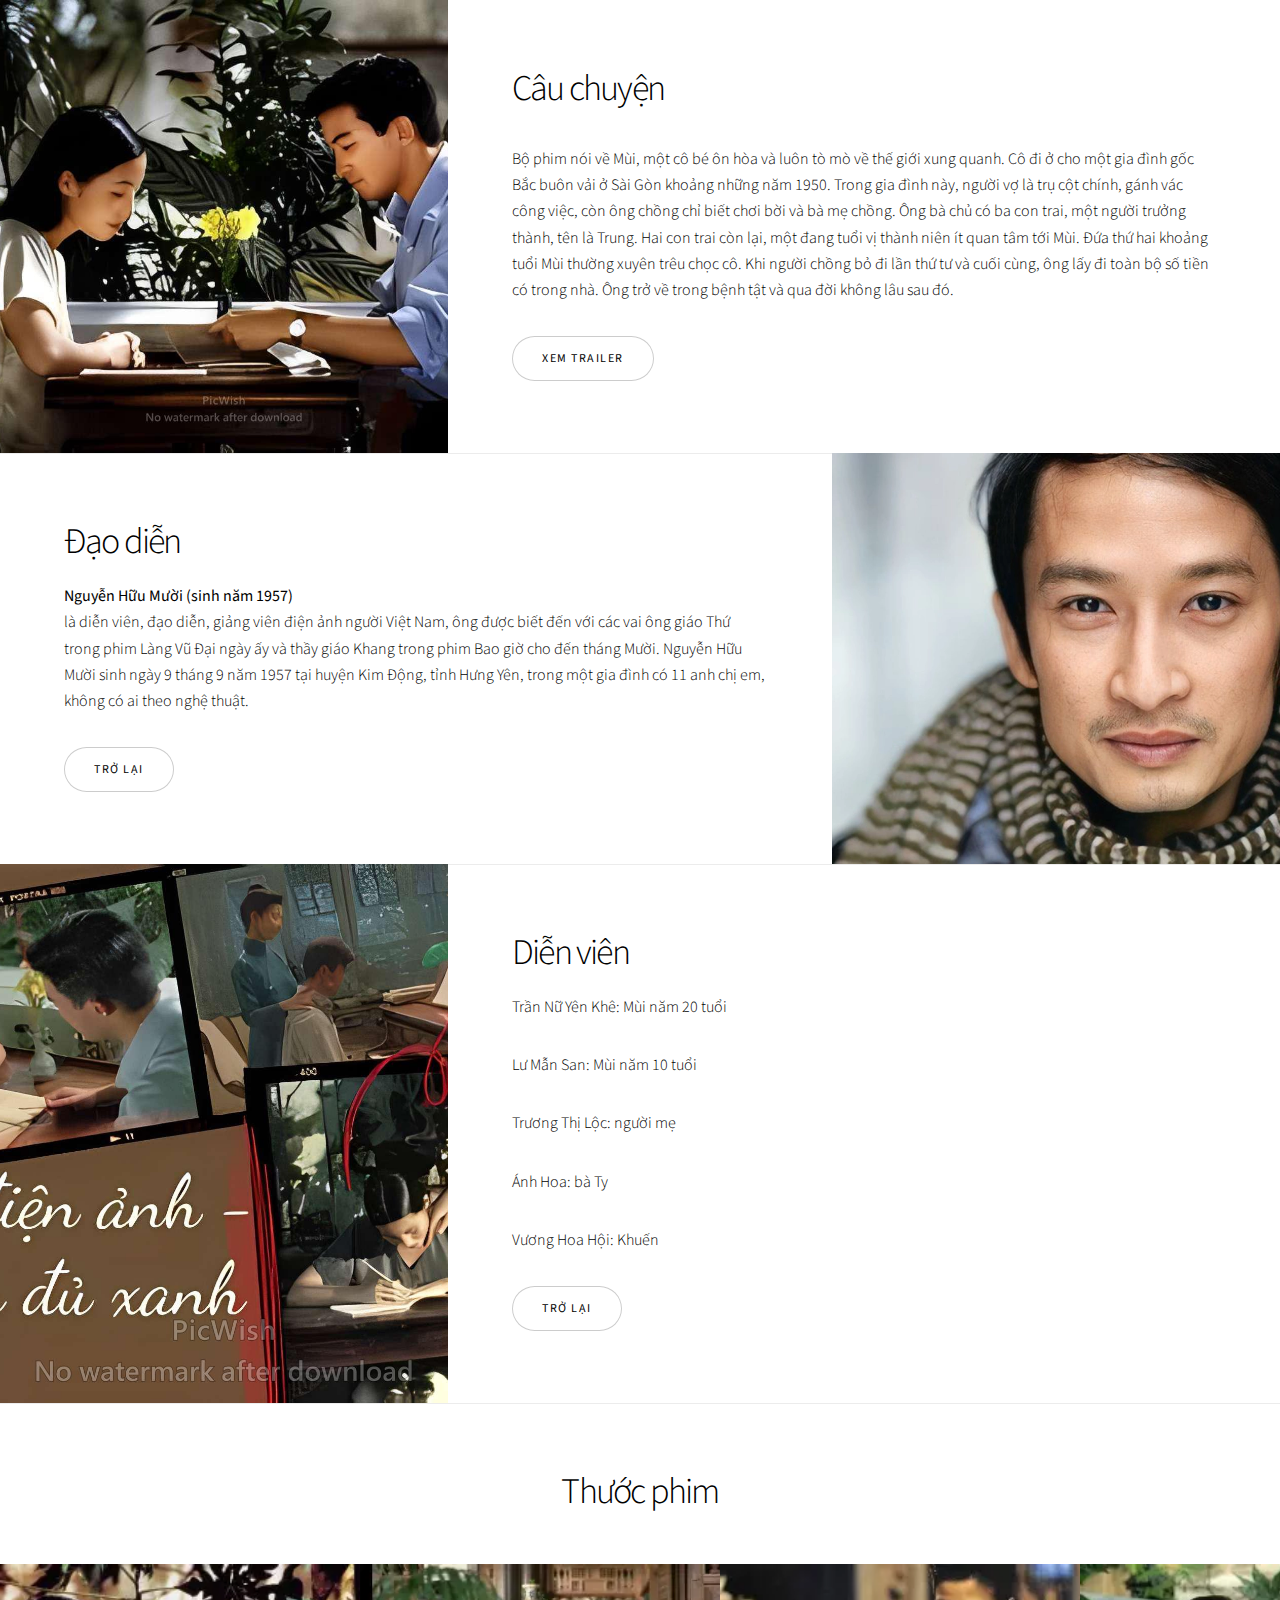
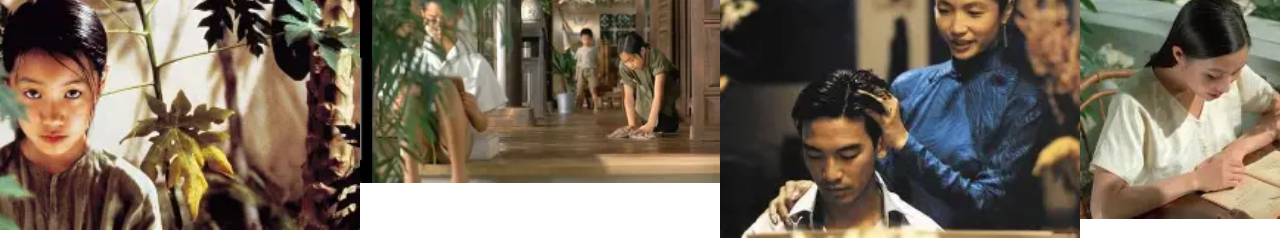
<file: index-demo 7.html>
<!DOCTYPE HTML>
<html>
	<head>
		<title>Story by HTML5 UP</title>
		<meta charset="utf-8" />
		<meta name="viewport" content="width=device-width, initial-scale=1, user-scalable=no" />
		<link rel="stylesheet" href="Trang chi tiết/assets/css/main.css" />
		<noscript><link rel="stylesheet" href="assets/css/noscript.css" /></noscript>
	</head>
	<body class="is-preload">

		<!-- Wrapper -->
			<div id="wrapper" class="divided">

				<!-- Spotlight -->
					<section class="spotlight style1 orient-right content-align-left image-position-center onscroll-image-fade-in" id="first">
						<div class="content">
							<h2>Câu chuyện</h2>
							</p>Bộ phim nói về Mùi, một cô bé ôn hòa và luôn tò mò về thế giới xung quanh. Cô đi ở cho một gia đình gốc Bắc buôn vải ở Sài Gòn khoảng những năm 1950. Trong gia đình này, người vợ là trụ cột chính, gánh vác công việc, còn ông chồng chỉ biết chơi bời và bà mẹ chồng. Ông bà chủ có ba con trai, một người trưởng thành, tên là Trung. Hai con trai còn lại, một đang tuổi vị thành niên ít quan tâm tới Mùi. Đứa thứ hai khoảng tuổi Mùi thường xuyên trêu chọc cô. Khi người chồng bỏ đi lần thứ tư và cuối cùng, ông lấy đi toàn bộ số tiền có trong nhà. Ông trở về trong bệnh tật và qua đời không lâu sau đó.</p>
							<ul class="actions stacked">
								<li><a href="Phim_Trailer/Mùi đu đủ xanh.html" class="button">Xem trailer</a></li>
							</ul>							
						</div>
						<div class="image">
							<img src="images/Mùi đu đủ xanh_story.webp" alt="" />
						</div>
					</section>

				<!-- Spotlight -->
					<section class="spotlight style1 orient-left content-align-left image-position-center onscroll-image-fade-in">
						<div class="content">
							<h2>Đạo diễn</h2>
							<b>Nguyễn Hữu Mười (sinh năm 1957)</b> <p>là diễn viên, đạo diễn, giảng viên điện ảnh người Việt Nam, ông được biết đến với các vai ông giáo Thứ trong phim Làng Vũ Đại ngày ấy và thầy giáo Khang trong phim Bao giờ cho đến tháng Mười. Nguyễn Hữu Mười sinh ngày 9 tháng 9 năm 1957 tại huyện Kim Động, tỉnh Hưng Yên, trong một gia đình có 11 anh chị em, không có ai theo nghệ thuật.</p>
							<ul class="actions stacked">
								<li><a href="#" class="button">Trở lại</a></li>
							</ul>
						</div>
						<div class="image">
							<img src="images/Mùi đu đủ xanh_đạo diễn.webp" alt="" />
						</div>
					</section>

				<!-- Spotlight -->
					<section class="spotlight style1 orient-right content-align-left image-position-center onscroll-image-fade-in">
						<div class="content">
							<h2>Diễn viên</h2>
							<p>Trần Nữ Yên Khê: Mùi năm 20 tuổi</P>
							<p>Lư Mẫn San: Mùi năm 10 tuổi</p>
							<p>Trương Thị Lộc: người mẹ</p>
								<p>Ánh Hoa: bà Ty</p>
								<p>Vương Hoa Hội: Khuến</p>
							<ul class="actions stacked">
								<li><a href="#" class="button">Trở lại</a></li>
							</ul>
						</div>
						<div class="image">
							<img src="images/Mùi đu đủ xanh_diễn viên.webp" alt="" />
						</div>
					</section>

				<!-- Gallery -->
					<section class="wrapper style1 align-center">
						<div class="inner">
							<h2>Thước phim</h2>
						</div>

						<!-- Gallery -->
							<div class="gallery style2 medium lightbox onscroll-fade-in">
								<article>
									<a href="images/Mùi đu đủ xanh_1.webp" class="image">
										<img src="images/Mùi đu đủ xanh_1.webp" alt="" />
									</a>
									<div class="caption">
										<h3>Ảnh 1</h3>
										<ul class="actions fixed">
											<li><span class="button small">Xem</span></li>
										</ul>
									</div>
								</article>
								<article>
									<a href="images/Mùi đu đủ xanh_2.webpp" class="image">
										<img src="images/Mùi đu đủ xanh_2.webp" alt="" />
									</a>
									<div class="caption">
										<h3>Ảnh 2</h3>
										<ul class="actions fixed">
											<li><span class="button small">Xem</span></li>
										</ul>
									</div>
								</article>
								<article>
									<a href="images/Mùi đu đủ xanh_3.webp" class="image">
										<img src="images/Mùi đu đủ xanh_3.webp" alt="" />
									</a>
									<div class="caption">
										<h3>Ảnh 3</h3>
										<ul class="actions fixed">
											<li><span class="button small">Xem</span></li>
										</ul>
									</div>
								</article>
								<article>
									<a href="images/Mùi đu đủ xanh_4.webp" class="image">
										<img src="images/Mùi đu đủ xanh_4.webp" alt="" />
									</a>
									<div class="caption">
										<h3>Ảnh 4</h3>
										<ul class="actions fixed">
											<li><span class="button small">Xem</span></li>
										</ul>
									</div>
								</article>
								<article>
							</div>

					</section>
</file>
<file: assets/css/noscript.css>
/*
	Photon by HTML5 UP
	html5up.net | @ajlkn
	Free for personal and commercial use under the CCA 3.0 license (html5up.net/license)
*/

/* Header */

	body.is-preload #header .inner {
		-moz-transform: none;
		-webkit-transform: none;
		-ms-transform: none;
		transform: none;
		opacity: 1;
	}

		body.is-preload #header .inner .actions {
			-moz-transform: none;
			-webkit-transform: none;
			-ms-transform: none;
			transform: none;
			opacity: 1;
		}

	body.is-preload #header:after {
		opacity: 0;
	}
</file>
<file: Trang chi tiết/assets/css/main.css>
@import url(fontawesome-all.min.css);
@import url("https://fonts.googleapis.com/css?family=Source+Sans+Pro:300,300i,400,400i");

/*
	Story by HTML5 UP
	html5up.net | @ajlkn
	Free for personal and commercial use under the CCA 3.0 license (html5up.net/license)
*/

html, body, div, span, applet, object,
iframe, h1, h2, h3, h4, h5, h6, p, blockquote,
pre, a, abbr, acronym, address, big, cite,
code, del, dfn, em, img, ins, kbd, q, s, samp,
small, strike, strong, sub, sup, tt, var, b,
u, i, center, dl, dt, dd, ol, ul, li, fieldset,
form, label, legend, table, caption, tbody,
tfoot, thead, tr, th, td, article, aside,
canvas, details, embed, figure, figcaption,
footer, header, hgroup, menu, nav, output, ruby,
section, summary, time, mark, audio, video {
	margin: 0;
	padding: 0;
	border: 0;
	font-size: 100%;
	font: inherit;
	vertical-align: baseline;}

article, aside, details, figcaption, figure,
footer, header, hgroup, menu, nav, section {
	display: block;}

body {
	line-height: 1;
}

ol, ul {
	list-style: none;
}

blockquote, q {
	quotes: none;
}

	blockquote:before, blockquote:after, q:before, q:after {
		content: '';
		content: none;
	}

table {
	border-collapse: collapse;
	border-spacing: 0;
}

body {
	-webkit-text-size-adjust: none;
}

mark {
	background-color: transparent;
	color: inherit;
}

input::-moz-focus-inner {
	border: 0;
	padding: 0;
}

input, select, textarea {
	-moz-appearance: none;
	-webkit-appearance: none;
	-ms-appearance: none;
	appearance: none;
}

/* Basic */

	@-ms-viewport {
		width: device-width;
	}

	body {
		-ms-overflow-style: scrollbar;
	}

	@media screen and (max-width: 480px) {

		html, body {
			min-width: 320px;
		}

	}

	html {
		box-sizing: border-box;
	}

	*, *:before, *:after {
		box-sizing: inherit;
	}

	body {
		background: #ffffff;
	}

		body.is-preload *, body.is-preload *:before, body.is-preload *:after {
			-moz-animation: none !important;
			-webkit-animation: none !important;
			-ms-animation: none !important;
			animation: none !important;
			-moz-transition: none !important;
			-webkit-transition: none !important;
			-ms-transition: none !important;
			transition: none !important;
		}

/* Type */

	html {
		font-size: 18pt;
	}

		@media screen and (max-width: 1680px) {

			html {
				font-size: 14pt;
			}

		}

		@media screen and (max-width: 1280px) {

			html {
				font-size: 12pt;
			}

		}

		@media screen and (max-width: 736px) {

			html {
				font-size: 11pt;
			}

		}

		@media screen and (max-width: 360px) {

			html {
				font-size: 10pt;
			}

		}

	body {
		background-color: #ffffff;
		color: #000000;
	}

	body, input, select, textarea {
		font-family: "Source Sans Pro", Helvetica, sans-serif;
		font-size: 1rem;
		font-weight: 300;
		line-height: 1.65;
	}

	a {
		-moz-transition: color 0.2s ease-in-out;
		-webkit-transition: color 0.2s ease-in-out;
		-ms-transition: color 0.2s ease-in-out;
		transition: color 0.2s ease-in-out;
		text-decoration: underline;
	}

		a:hover {
			text-decoration: none;
		}

	strong, b {
		font-weight: 400;
	}

	em, i {
		font-style: italic;
	}

	p {
		margin: 0 0 2rem 0;
	}

		p.major {
			font-size: 1.25rem;
		}

	h1, h2, h3, h4, h5, h6 {
		font-weight: 300;
		line-height: 1.375;
		letter-spacing: -0.05em;
		margin: 0 0 1rem 0;
	}

		h1 a, h2 a, h3 a, h4 a, h5 a, h6 a {
			color: inherit;
			text-decoration: none;
		}

	h1 {
		font-size: 3.5rem;
		line-height: 1.2;
	}

	h2 {
		font-size: 2.25rem;
	}

	h3 {
		font-size: 1.5rem;
	}

	h4 {
		font-size: 1.1rem;
	}

	h5 {
		font-size: 0.9rem;
	}

	h6 {
		font-size: 0.7rem;
	}

	sub {
		font-size: 0.8rem;
		position: relative;
		top: 0.5rem;
	}

	sup {
		font-size: 0.8rem;
		position: relative;
		top: -0.5rem;
	}

	blockquote {
		border-left: solid 4px;
		font-style: italic;
		margin: 0 0 2rem 0;
		padding: 0.5rem 0 0.5rem 2rem;
	}

	code {
		border-radius: 4px;
		font-family: "Courier New", monospace;
		font-size: 0.9em;
		margin: 0 0.25rem;
		padding: 0.25rem 0.325rem;
	}

	pre {
		-webkit-overflow-scrolling: touch;
		font-family: "Courier New", monospace;
		font-size: 0.9em;
		margin: 0 0 2rem 0;
	}

		pre code {
			display: block;
			line-height: 1.5;
			padding: 0.75rem 1rem;
			overflow-x: auto;
		}

	hr {
		border: 0;
		border-bottom: solid 1px;
		margin: 2.5rem 0;
	}

		hr.major {
			margin: 3.5rem 0;
		}

	.align-left {
		text-align: left;
	}

	.align-center {
		text-align: center;
	}

	.align-right {
		text-align: right;
	}

	@media screen and (max-width: 736px) {

		p.major {
			font-size: 1.1rem;
		}

		h1 {
			font-size: 2.5rem;
		}

		h2 {
			font-size: 2rem;
		}

		h3 {
			font-size: 1.25rem;
		}

		h4 {
			font-size: 1rem;
		}

	}

	input, select, textarea {
		color: #000000;
	}

	a {
		color: #000000;
	}

		a:hover {
			color: #47D3E5;
		}

	strong, b {
		color: #000000;
	}

	h1, h2, h3, h4, h5, h6 {
		color: #000000;
	}

	blockquote {
		border-left-color: rgba(0, 0, 0, 0.2);
	}

	code {
		background: rgba(0, 0, 0, 0.05);
		border-color: rgba(0, 0, 0, 0.2);
	}

	hr {
		border-bottom-color: rgba(0, 0, 0, 0.2);
	}

/* Row */

	.row {
		display: flex;
		flex-wrap: wrap;
		box-sizing: border-box;
		align-items: stretch;
	}

		.row > * {
			box-sizing: border-box;
		}

		.row.gtr-uniform > * > :last-child {
			margin-bottom: 0;
		}

		.row.aln-left {
			justify-content: flex-start;
		}

		.row.aln-center {
			justify-content: center;
		}

		.row.aln-right {
			justify-content: flex-end;
		}

		.row.aln-top {
			align-items: flex-start;
		}

		.row.aln-middle {
			align-items: center;
		}

		.row.aln-bottom {
			align-items: flex-end;
		}

		.row > .imp {
			order: -1;
		}

		.row > .col-1 {
			width: 8.33333%;
		}

		.row > .off-1 {
			margin-left: 8.33333%;
		}

		.row > .col-2 {
			width: 16.66667%;
		}

		.row > .off-2 {
			margin-left: 16.66667%;
		}

		.row > .col-3 {
			width: 25%;
		}

		.row > .off-3 {
			margin-left: 25%;
		}

		.row > .col-4 {
			width: 33.33333%;
		}

		.row > .off-4 {
			margin-left: 33.33333%;
		}

		.row > .col-5 {
			width: 41.66667%;
		}

		.row > .off-5 {
			margin-left: 41.66667%;
		}

		.row > .col-6 {
			width: 50%;
		}

		.row > .off-6 {
			margin-left: 50%;
		}

		.row > .col-7 {
			width: 58.33333%;
		}

		.row > .off-7 {
			margin-left: 58.33333%;
		}

		.row > .col-8 {
			width: 66.66667%;
		}

		.row > .off-8 {
			margin-left: 66.66667%;
		}

		.row > .col-9 {
			width: 75%;
		}

		.row > .off-9 {
			margin-left: 75%;
		}

		.row > .col-10 {
			width: 83.33333%;
		}

		.row > .off-10 {
			margin-left: 83.33333%;
		}

		.row > .col-11 {
			width: 91.66667%;
		}

		.row > .off-11 {
			margin-left: 91.66667%;
		}

		.row > .col-12 {
			width: 100%;
		}

		.row > .off-12 {
			margin-left: 100%;
		}

		.row.gtr-0 {
			margin-top: 0;
			margin-left: 0rem;
		}

			.row.gtr-0 > * {
				padding: 0 0 0 0rem;
			}

			.row.gtr-0.gtr-uniform {
				margin-top: 0rem;
			}

				.row.gtr-0.gtr-uniform > * {
					padding-top: 0rem;
				}

		.row.gtr-25 {
			margin-top: 0;
			margin-left: -0.5rem;
		}

			.row.gtr-25 > * {
				padding: 0 0 0 0.5rem;
			}

			.row.gtr-25.gtr-uniform {
				margin-top: -0.5rem;
			}

				.row.gtr-25.gtr-uniform > * {
					padding-top: 0.5rem;
				}

		.row.gtr-50 {
			margin-top: 0;
			margin-left: -1rem;
		}

			.row.gtr-50 > * {
				padding: 0 0 0 1rem;
			}

			.row.gtr-50.gtr-uniform {
				margin-top: -1rem;
			}

				.row.gtr-50.gtr-uniform > * {
					padding-top: 1rem;
				}

		.row {
			margin-top: 0;
			margin-left: -2rem;
		}

			.row > * {
				padding: 0 0 0 2rem;
			}

			.row.gtr-uniform {
				margin-top: -2rem;
			}

				.row.gtr-uniform > * {
					padding-top: 2rem;
				}

		.row.gtr-150 {
			margin-top: 0;
			margin-left: -3rem;
		}

			.row.gtr-150 > * {
				padding: 0 0 0 3rem;
			}

			.row.gtr-150.gtr-uniform {
				margin-top: -3rem;
			}

				.row.gtr-150.gtr-uniform > * {
					padding-top: 3rem;
				}

		.row.gtr-200 {
			margin-top: 0;
			margin-left: -4rem;
		}

			.row.gtr-200 > * {
				padding: 0 0 0 4rem;
			}

			.row.gtr-200.gtr-uniform {
				margin-top: -4rem;
			}

				.row.gtr-200.gtr-uniform > * {
					padding-top: 4rem;
				}

		@media screen and (max-width: 1680px) {

			.row {
				display: flex;
				flex-wrap: wrap;
				box-sizing: border-box;
				align-items: stretch;
			}

				.row > * {
					box-sizing: border-box;
				}

				.row.gtr-uniform > * > :last-child {
					margin-bottom: 0;
				}

				.row.aln-left {
					justify-content: flex-start;
				}

				.row.aln-center {
					justify-content: center;
				}

				.row.aln-right {
					justify-content: flex-end;
				}

				.row.aln-top {
					align-items: flex-start;
				}

				.row.aln-middle {
					align-items: center;
				}

				.row.aln-bottom {
					align-items: flex-end;
				}

				.row > .imp-xlarge {
					order: -1;
				}

				.row > .col-1-xlarge {
					width: 8.33333%;
				}

				.row > .off-1-xlarge {
					margin-left: 8.33333%;
				}

				.row > .col-2-xlarge {
					width: 16.66667%;
				}

				.row > .off-2-xlarge {
					margin-left: 16.66667%;
				}

				.row > .col-3-xlarge {
					width: 25%;
				}

				.row > .off-3-xlarge {
					margin-left: 25%;
				}

				.row > .col-4-xlarge {
					width: 33.33333%;
				}

				.row > .off-4-xlarge {
					margin-left: 33.33333%;
				}

				.row > .col-5-xlarge {
					width: 41.66667%;
				}

				.row > .off-5-xlarge {
					margin-left: 41.66667%;
				}

				.row > .col-6-xlarge {
					width: 50%;
				}

				.row > .off-6-xlarge {
					margin-left: 50%;
				}

				.row > .col-7-xlarge {
					width: 58.33333%;
				}

				.row > .off-7-xlarge {
					margin-left: 58.33333%;
				}

				.row > .col-8-xlarge {
					width: 66.66667%;
				}

				.row > .off-8-xlarge {
					margin-left: 66.66667%;
				}

				.row > .col-9-xlarge {
					width: 75%;
				}

				.row > .off-9-xlarge {
					margin-left: 75%;
				}

				.row > .col-10-xlarge {
					width: 83.33333%;
				}

				.row > .off-10-xlarge {
					margin-left: 83.33333%;
				}

				.row > .col-11-xlarge {
					width: 91.66667%;
				}

				.row > .off-11-xlarge {
					margin-left: 91.66667%;
				}

				.row > .col-12-xlarge {
					width: 100%;
				}

				.row > .off-12-xlarge {
					margin-left: 100%;
				}

				.row.gtr-0 {
					margin-top: 0;
					margin-left: 0rem;
				}

					.row.gtr-0 > * {
						padding: 0 0 0 0rem;
					}

					.row.gtr-0.gtr-uniform {
						margin-top: 0rem;
					}

						.row.gtr-0.gtr-uniform > * {
							padding-top: 0rem;
						}

				.row.gtr-25 {
					margin-top: 0;
					margin-left: -0.5rem;
				}

					.row.gtr-25 > * {
						padding: 0 0 0 0.5rem;
					}

					.row.gtr-25.gtr-uniform {
						margin-top: -0.5rem;
					}

						.row.gtr-25.gtr-uniform > * {
							padding-top: 0.5rem;
						}

				.row.gtr-50 {
					margin-top: 0;
					margin-left: -1rem;
				}

					.row.gtr-50 > * {
						padding: 0 0 0 1rem;
					}

					.row.gtr-50.gtr-uniform {
						margin-top: -1rem;
					}

						.row.gtr-50.gtr-uniform > * {
							padding-top: 1rem;
						}

				.row {
					margin-top: 0;
					margin-left: -2rem;
				}

					.row > * {
						padding: 0 0 0 2rem;
					}

					.row.gtr-uniform {
						margin-top: -2rem;
					}

						.row.gtr-uniform > * {
							padding-top: 2rem;
						}

				.row.gtr-150 {
					margin-top: 0;
					margin-left: -3rem;
				}

					.row.gtr-150 > * {
						padding: 0 0 0 3rem;
					}

					.row.gtr-150.gtr-uniform {
						margin-top: -3rem;
					}

						.row.gtr-150.gtr-uniform > * {
							padding-top: 3rem;
						}

				.row.gtr-200 {
					margin-top: 0;
					margin-left: -4rem;
				}

					.row.gtr-200 > * {
						padding: 0 0 0 4rem;
					}

					.row.gtr-200.gtr-uniform {
						margin-top: -4rem;
					}

						.row.gtr-200.gtr-uniform > * {
							padding-top: 4rem;
						}

		}

		@media screen and (max-width: 1280px) {

			.row {
				display: flex;
				flex-wrap: wrap;
				box-sizing: border-box;
				align-items: stretch;
			}

				.row > * {
					box-sizing: border-box;
				}

				.row.gtr-uniform > * > :last-child {
					margin-bottom: 0;
				}

				.row.aln-left {
					justify-content: flex-start;
				}

				.row.aln-center {
					justify-content: center;
				}

				.row.aln-right {
					justify-content: flex-end;
				}

				.row.aln-top {
					align-items: flex-start;
				}

				.row.aln-middle {
					align-items: center;
				}

				.row.aln-bottom {
					align-items: flex-end;
				}

				.row > .imp-large {
					order: -1;
				}

				.row > .col-1-large {
					width: 8.33333%;
				}

				.row > .off-1-large {
					margin-left: 8.33333%;
				}

				.row > .col-2-large {
					width: 16.66667%;
				}

				.row > .off-2-large {
					margin-left: 16.66667%;
				}

				.row > .col-3-large {
					width: 25%;
				}

				.row > .off-3-large {
					margin-left: 25%;
				}

				.row > .col-4-large {
					width: 33.33333%;
				}

				.row > .off-4-large {
					margin-left: 33.33333%;
				}

				.row > .col-5-large {
					width: 41.66667%;
				}

				.row > .off-5-large {
					margin-left: 41.66667%;
				}

				.row > .col-6-large {
					width: 50%;
				}

				.row > .off-6-large {
					margin-left: 50%;
				}

				.row > .col-7-large {
					width: 58.33333%;
				}

				.row > .off-7-large {
					margin-left: 58.33333%;
				}

				.row > .col-8-large {
					width: 66.66667%;
				}

				.row > .off-8-large {
					margin-left: 66.66667%;
				}

				.row > .col-9-large {
					width: 75%;
				}

				.row > .off-9-large {
					margin-left: 75%;
				}

				.row > .col-10-large {
					width: 83.33333%;
				}

				.row > .off-10-large {
					margin-left: 83.33333%;
				}

				.row > .col-11-large {
					width: 91.66667%;
				}

				.row > .off-11-large {
					margin-left: 91.66667%;
				}

				.row > .col-12-large {
					width: 100%;
				}

				.row > .off-12-large {
					margin-left: 100%;
				}

				.row.gtr-0 {
					margin-top: 0;
					margin-left: 0rem;
				}

					.row.gtr-0 > * {
						padding: 0 0 0 0rem;
					}

					.row.gtr-0.gtr-uniform {
						margin-top: 0rem;
					}

						.row.gtr-0.gtr-uniform > * {
							padding-top: 0rem;
						}

				.row.gtr-25 {
					margin-top: 0;
					margin-left: -0.5rem;
				}

					.row.gtr-25 > * {
						padding: 0 0 0 0.5rem;
					}

					.row.gtr-25.gtr-uniform {
						margin-top: -0.5rem;
					}

						.row.gtr-25.gtr-uniform > * {
							padding-top: 0.5rem;
						}

				.row.gtr-50 {
					margin-top: 0;
					margin-left: -1rem;
				}

					.row.gtr-50 > * {
						padding: 0 0 0 1rem;
					}

					.row.gtr-50.gtr-uniform {
						margin-top: -1rem;
					}

						.row.gtr-50.gtr-uniform > * {
							padding-top: 1rem;
						}

				.row {
					margin-top: 0;
					margin-left: -2rem;
				}

					.row > * {
						padding: 0 0 0 2rem;
					}

					.row.gtr-uniform {
						margin-top: -2rem;
					}

						.row.gtr-uniform > * {
							padding-top: 2rem;
						}

				.row.gtr-150 {
					margin-top: 0;
					margin-left: -3rem;
				}

					.row.gtr-150 > * {
						padding: 0 0 0 3rem;
					}

					.row.gtr-150.gtr-uniform {
						margin-top: -3rem;
					}

						.row.gtr-150.gtr-uniform > * {
							padding-top: 3rem;
						}

				.row.gtr-200 {
					margin-top: 0;
					margin-left: -4rem;
				}

					.row.gtr-200 > * {
						padding: 0 0 0 4rem;
					}

					.row.gtr-200.gtr-uniform {
						margin-top: -4rem;
					}

						.row.gtr-200.gtr-uniform > * {
							padding-top: 4rem;
						}

		}

		@media screen and (max-width: 980px) {

			.row {
				display: flex;
				flex-wrap: wrap;
				box-sizing: border-box;
				align-items: stretch;
			}

				.row > * {
					box-sizing: border-box;
				}

				.row.gtr-uniform > * > :last-child {
					margin-bottom: 0;
				}

				.row.aln-left {
					justify-content: flex-start;
				}

				.row.aln-center {
					justify-content: center;
				}

				.row.aln-right {
					justify-content: flex-end;
				}

				.row.aln-top {
					align-items: flex-start;
				}

				.row.aln-middle {
					align-items: center;
				}

				.row.aln-bottom {
					align-items: flex-end;
				}

				.row > .imp-medium {
					order: -1;
				}

				.row > .col-1-medium {
					width: 8.33333%;
				}

				.row > .off-1-medium {
					margin-left: 8.33333%;
				}

				.row > .col-2-medium {
					width: 16.66667%;
				}

				.row > .off-2-medium {
					margin-left: 16.66667%;
				}

				.row > .col-3-medium {
					width: 25%;
				}

				.row > .off-3-medium {
					margin-left: 25%;
				}

				.row > .col-4-medium {
					width: 33.33333%;
				}

				.row > .off-4-medium {
					margin-left: 33.33333%;
				}

				.row > .col-5-medium {
					width: 41.66667%;
				}

				.row > .off-5-medium {
					margin-left: 41.66667%;
				}

				.row > .col-6-medium {
					width: 50%;
				}

				.row > .off-6-medium {
					margin-left: 50%;
				}

				.row > .col-7-medium {
					width: 58.33333%;
				}

				.row > .off-7-medium {
					margin-left: 58.33333%;
				}

				.row > .col-8-medium {
					width: 66.66667%;
				}

				.row > .off-8-medium {
					margin-left: 66.66667%;
				}

				.row > .col-9-medium {
					width: 75%;
				}

				.row > .off-9-medium {
					margin-left: 75%;
				}

				.row > .col-10-medium {
					width: 83.33333%;
				}

				.row > .off-10-medium {
					margin-left: 83.33333%;
				}

				.row > .col-11-medium {
					width: 91.66667%;
				}

				.row > .off-11-medium {
					margin-left: 91.66667%;
				}

				.row > .col-12-medium {
					width: 100%;
				}

				.row > .off-12-medium {
					margin-left: 100%;
				}

				.row.gtr-0 {
					margin-top: 0;
					margin-left: 0rem;
				}

					.row.gtr-0 > * {
						padding: 0 0 0 0rem;
					}

					.row.gtr-0.gtr-uniform {
						margin-top: 0rem;
					}

						.row.gtr-0.gtr-uniform > * {
							padding-top: 0rem;
						}

				.row.gtr-25 {
					margin-top: 0;
					margin-left: -0.5rem;
				}

					.row.gtr-25 > * {
						padding: 0 0 0 0.5rem;
					}

					.row.gtr-25.gtr-uniform {
						margin-top: -0.5rem;
					}

						.row.gtr-25.gtr-uniform > * {
							padding-top: 0.5rem;
						}

				.row.gtr-50 {
					margin-top: 0;
					margin-left: -1rem;
				}

					.row.gtr-50 > * {
						padding: 0 0 0 1rem;
					}

					.row.gtr-50.gtr-uniform {
						margin-top: -1rem;
					}

						.row.gtr-50.gtr-uniform > * {
							padding-top: 1rem;
						}

				.row {
					margin-top: 0;
					margin-left: -2rem;
				}

					.row > * {
						padding: 0 0 0 2rem;
					}

					.row.gtr-uniform {
						margin-top: -2rem;
					}

						.row.gtr-uniform > * {
							padding-top: 2rem;
						}

				.row.gtr-150 {
					margin-top: 0;
					margin-left: -3rem;
				}

					.row.gtr-150 > * {
						padding: 0 0 0 3rem;
					}

					.row.gtr-150.gtr-uniform {
						margin-top: -3rem;
					}

						.row.gtr-150.gtr-uniform > * {
							padding-top: 3rem;
						}

				.row.gtr-200 {
					margin-top: 0;
					margin-left: -4rem;
				}

					.row.gtr-200 > * {
						padding: 0 0 0 4rem;
					}

					.row.gtr-200.gtr-uniform {
						margin-top: -4rem;
					}

						.row.gtr-200.gtr-uniform > * {
							padding-top: 4rem;
						}

		}

		@media screen and (max-width: 736px) {

			.row {
				display: flex;
				flex-wrap: wrap;
				box-sizing: border-box;
				align-items: stretch;
			}

				.row > * {
					box-sizing: border-box;
				}

				.row.gtr-uniform > * > :last-child {
					margin-bottom: 0;
				}

				.row.aln-left {
					justify-content: flex-start;
				}

				.row.aln-center {
					justify-content: center;
				}

				.row.aln-right {
					justify-content: flex-end;
				}

				.row.aln-top {
					align-items: flex-start;
				}

				.row.aln-middle {
					align-items: center;
				}

				.row.aln-bottom {
					align-items: flex-end;
				}

				.row > .imp-small {
					order: -1;
				}

				.row > .col-1-small {
					width: 8.33333%;
				}

				.row > .off-1-small {
					margin-left: 8.33333%;
				}

				.row > .col-2-small {
					width: 16.66667%;
				}

				.row > .off-2-small {
					margin-left: 16.66667%;
				}

				.row > .col-3-small {
					width: 25%;
				}

				.row > .off-3-small {
					margin-left: 25%;
				}

				.row > .col-4-small {
					width: 33.33333%;
				}

				.row > .off-4-small {
					margin-left: 33.33333%;
				}

				.row > .col-5-small {
					width: 41.66667%;
				}

				.row > .off-5-small {
					margin-left: 41.66667%;
				}

				.row > .col-6-small {
					width: 50%;
				}

				.row > .off-6-small {
					margin-left: 50%;
				}

				.row > .col-7-small {
					width: 58.33333%;
				}

				.row > .off-7-small {
					margin-left: 58.33333%;
				}

				.row > .col-8-small {
					width: 66.66667%;
				}

				.row > .off-8-small {
					margin-left: 66.66667%;
				}

				.row > .col-9-small {
					width: 75%;
				}

				.row > .off-9-small {
					margin-left: 75%;
				}

				.row > .col-10-small {
					width: 83.33333%;
				}

				.row > .off-10-small {
					margin-left: 83.33333%;
				}

				.row > .col-11-small {
					width: 91.66667%;
				}

				.row > .off-11-small {
					margin-left: 91.66667%;
				}

				.row > .col-12-small {
					width: 100%;
				}

				.row > .off-12-small {
					margin-left: 100%;
				}

				.row.gtr-0 {
					margin-top: 0;
					margin-left: 0rem;
				}

					.row.gtr-0 > * {
						padding: 0 0 0 0rem;
					}

					.row.gtr-0.gtr-uniform {
						margin-top: 0rem;
					}

						.row.gtr-0.gtr-uniform > * {
							padding-top: 0rem;
						}

				.row.gtr-25 {
					margin-top: 0;
					margin-left: -0.5rem;
				}

					.row.gtr-25 > * {
						padding: 0 0 0 0.5rem;
					}

					.row.gtr-25.gtr-uniform {
						margin-top: -0.5rem;
					}

						.row.gtr-25.gtr-uniform > * {
							padding-top: 0.5rem;
						}

				.row.gtr-50 {
					margin-top: 0;
					margin-left: -1rem;
				}

					.row.gtr-50 > * {
						padding: 0 0 0 1rem;
					}

					.row.gtr-50.gtr-uniform {
						margin-top: -1rem;
					}

						.row.gtr-50.gtr-uniform > * {
							padding-top: 1rem;
						}

				.row {
					margin-top: 0;
					margin-left: -2rem;
				}

					.row > * {
						padding: 0 0 0 2rem;
					}

					.row.gtr-uniform {
						margin-top: -2rem;
					}

						.row.gtr-uniform > * {
							padding-top: 2rem;
						}

				.row.gtr-150 {
					margin-top: 0;
					margin-left: -3rem;
				}

					.row.gtr-150 > * {
						padding: 0 0 0 3rem;
					}

					.row.gtr-150.gtr-uniform {
						margin-top: -3rem;
					}

						.row.gtr-150.gtr-uniform > * {
							padding-top: 3rem;
						}

				.row.gtr-200 {
					margin-top: 0;
					margin-left: -4rem;
				}

					.row.gtr-200 > * {
						padding: 0 0 0 4rem;
					}

					.row.gtr-200.gtr-uniform {
						margin-top: -4rem;
					}

						.row.gtr-200.gtr-uniform > * {
							padding-top: 4rem;
						}

		}

		@media screen and (max-width: 480px) {

			.row {
				display: flex;
				flex-wrap: wrap;
				box-sizing: border-box;
				align-items: stretch;
			}

				.row > * {
					box-sizing: border-box;
				}

				.row.gtr-uniform > * > :last-child {
					margin-bottom: 0;
				}

				.row.aln-left {
					justify-content: flex-start;
				}

				.row.aln-center {
					justify-content: center;
				}

				.row.aln-right {
					justify-content: flex-end;
				}

				.row.aln-top {
					align-items: flex-start;
				}

				.row.aln-middle {
					align-items: center;
				}

				.row.aln-bottom {
					align-items: flex-end;
				}

				.row > .imp-xsmall {
					order: -1;
				}

				.row > .col-1-xsmall {
					width: 8.33333%;
				}

				.row > .off-1-xsmall {
					margin-left: 8.33333%;
				}

				.row > .col-2-xsmall {
					width: 16.66667%;
				}

				.row > .off-2-xsmall {
					margin-left: 16.66667%;
				}

				.row > .col-3-xsmall {
					width: 25%;
				}

				.row > .off-3-xsmall {
					margin-left: 25%;
				}

				.row > .col-4-xsmall {
					width: 33.33333%;
				}

				.row > .off-4-xsmall {
					margin-left: 33.33333%;
				}

				.row > .col-5-xsmall {
					width: 41.66667%;
				}

				.row > .off-5-xsmall {
					margin-left: 41.66667%;
				}

				.row > .col-6-xsmall {
					width: 50%;
				}

				.row > .off-6-xsmall {
					margin-left: 50%;
				}

				.row > .col-7-xsmall {
					width: 58.33333%;
				}

				.row > .off-7-xsmall {
					margin-left: 58.33333%;
				}

				.row > .col-8-xsmall {
					width: 66.66667%;
				}

				.row > .off-8-xsmall {
					margin-left: 66.66667%;
				}

				.row > .col-9-xsmall {
					width: 75%;
				}

				.row > .off-9-xsmall {
					margin-left: 75%;
				}

				.row > .col-10-xsmall {
					width: 83.33333%;
				}

				.row > .off-10-xsmall {
					margin-left: 83.33333%;
				}

				.row > .col-11-xsmall {
					width: 91.66667%;
				}

				.row > .off-11-xsmall {
					margin-left: 91.66667%;
				}

				.row > .col-12-xsmall {
					width: 100%;
				}

				.row > .off-12-xsmall {
					margin-left: 100%;
				}

				.row.gtr-0 {
					margin-top: 0;
					margin-left: 0rem;
				}

					.row.gtr-0 > * {
						padding: 0 0 0 0rem;
					}

					.row.gtr-0.gtr-uniform {
						margin-top: 0rem;
					}

						.row.gtr-0.gtr-uniform > * {
							padding-top: 0rem;
						}

				.row.gtr-25 {
					margin-top: 0;
					margin-left: -0.5rem;
				}

					.row.gtr-25 > * {
						padding: 0 0 0 0.5rem;
					}

					.row.gtr-25.gtr-uniform {
						margin-top: -0.5rem;
					}

						.row.gtr-25.gtr-uniform > * {
							padding-top: 0.5rem;
						}

				.row.gtr-50 {
					margin-top: 0;
					margin-left: -1rem;
				}

					.row.gtr-50 > * {
						padding: 0 0 0 1rem;
					}

					.row.gtr-50.gtr-uniform {
						margin-top: -1rem;
					}

						.row.gtr-50.gtr-uniform > * {
							padding-top: 1rem;
						}

				.row {
					margin-top: 0;
					margin-left: -2rem;
				}

					.row > * {
						padding: 0 0 0 2rem;
					}

					.row.gtr-uniform {
						margin-top: -2rem;
					}

						.row.gtr-uniform > * {
							padding-top: 2rem;
						}

				.row.gtr-150 {
					margin-top: 0;
					margin-left: -3rem;
				}

					.row.gtr-150 > * {
						padding: 0 0 0 3rem;
					}

					.row.gtr-150.gtr-uniform {
						margin-top: -3rem;
					}

						.row.gtr-150.gtr-uniform > * {
							padding-top: 3rem;
						}

				.row.gtr-200 {
					margin-top: 0;
					margin-left: -4rem;
				}

					.row.gtr-200 > * {
						padding: 0 0 0 4rem;
					}

					.row.gtr-200.gtr-uniform {
						margin-top: -4rem;
					}

						.row.gtr-200.gtr-uniform > * {
							padding-top: 4rem;
						}

		}

		@media screen and (max-width: 360px) {

			.row {
				display: flex;
				flex-wrap: wrap;
				box-sizing: border-box;
				align-items: stretch;
			}

				.row > * {
					box-sizing: border-box;
				}

				.row.gtr-uniform > * > :last-child {
					margin-bottom: 0;
				}

				.row.aln-left {
					justify-content: flex-start;
				}

				.row.aln-center {
					justify-content: center;
				}

				.row.aln-right {
					justify-content: flex-end;
				}

				.row.aln-top {
					align-items: flex-start;
				}

				.row.aln-middle {
					align-items: center;
				}

				.row.aln-bottom {
					align-items: flex-end;
				}

				.row > .imp-xxsmall {
					order: -1;
				}

				.row > .col-1-xxsmall {
					width: 8.33333%;
				}

				.row > .off-1-xxsmall {
					margin-left: 8.33333%;
				}

				.row > .col-2-xxsmall {
					width: 16.66667%;
				}

				.row > .off-2-xxsmall {
					margin-left: 16.66667%;
				}

				.row > .col-3-xxsmall {
					width: 25%;
				}

				.row > .off-3-xxsmall {
					margin-left: 25%;
				}

				.row > .col-4-xxsmall {
					width: 33.33333%;
				}

				.row > .off-4-xxsmall {
					margin-left: 33.33333%;
				}

				.row > .col-5-xxsmall {
					width: 41.66667%;
				}

				.row > .off-5-xxsmall {
					margin-left: 41.66667%;
				}

				.row > .col-6-xxsmall {
					width: 50%;
				}

				.row > .off-6-xxsmall {
					margin-left: 50%;
				}

				.row > .col-7-xxsmall {
					width: 58.33333%;
				}

				.row > .off-7-xxsmall {
					margin-left: 58.33333%;
				}

				.row > .col-8-xxsmall {
					width: 66.66667%;
				}

				.row > .off-8-xxsmall {
					margin-left: 66.66667%;
				}

				.row > .col-9-xxsmall {
					width: 75%;
				}

				.row > .off-9-xxsmall {
					margin-left: 75%;
				}

				.row > .col-10-xxsmall {
					width: 83.33333%;
				}

				.row > .off-10-xxsmall {
					margin-left: 83.33333%;
				}

				.row > .col-11-xxsmall {
					width: 91.66667%;
				}

				.row > .off-11-xxsmall {
					margin-left: 91.66667%;
				}

				.row > .col-12-xxsmall {
					width: 100%;
				}

				.row > .off-12-xxsmall {
					margin-left: 100%;
				}

				.row.gtr-0 {
					margin-top: 0;
					margin-left: 0rem;
				}

					.row.gtr-0 > * {
						padding: 0 0 0 0rem;
					}

					.row.gtr-0.gtr-uniform {
						margin-top: 0rem;
					}

						.row.gtr-0.gtr-uniform > * {
							padding-top: 0rem;
						}

				.row.gtr-25 {
					margin-top: 0;
					margin-left: -0.5rem;
				}

					.row.gtr-25 > * {
						padding: 0 0 0 0.5rem;
					}

					.row.gtr-25.gtr-uniform {
						margin-top: -0.5rem;
					}

						.row.gtr-25.gtr-uniform > * {
							padding-top: 0.5rem;
						}

				.row.gtr-50 {
					margin-top: 0;
					margin-left: -1rem;
				}

					.row.gtr-50 > * {
						padding: 0 0 0 1rem;
					}

					.row.gtr-50.gtr-uniform {
						margin-top: -1rem;
					}

						.row.gtr-50.gtr-uniform > * {
							padding-top: 1rem;
						}

				.row {
					margin-top: 0;
					margin-left: -2rem;
				}

					.row > * {
						padding: 0 0 0 2rem;
					}

					.row.gtr-uniform {
						margin-top: -2rem;
					}

						.row.gtr-uniform > * {
							padding-top: 2rem;
						}

				.row.gtr-150 {
					margin-top: 0;
					margin-left: -3rem;
				}

					.row.gtr-150 > * {
						padding: 0 0 0 3rem;
					}

					.row.gtr-150.gtr-uniform {
						margin-top: -3rem;
					}

						.row.gtr-150.gtr-uniform > * {
							padding-top: 3rem;
						}

				.row.gtr-200 {
					margin-top: 0;
					margin-left: -4rem;
				}

					.row.gtr-200 > * {
						padding: 0 0 0 4rem;
					}

					.row.gtr-200.gtr-uniform {
						margin-top: -4rem;
					}

						.row.gtr-200.gtr-uniform > * {
							padding-top: 4rem;
						}

		}

/* Box */

	.box {
		border-radius: 4px;
		border: solid 1px;
		margin-bottom: 2rem;
		padding: 1.5rem;
	}

		.box > :last-child,
		.box > :last-child > :last-child,
		.box > :last-child > :last-child > :last-child {
			margin-bottom: 0;
		}

		.box.alt {
			border: 0;
			border-radius: 0;
			padding: 0;
		}

	.box {
		border-color: rgba(0, 0, 0, 0.2);
	}

/* Button */

	input[type="submit"],
	input[type="reset"],
	input[type="button"],
	button,
	.button {
		-moz-appearance: none;
		-webkit-appearance: none;
		-ms-appearance: none;
		appearance: none;
		-moz-transition: background-color 0.2s ease-in-out, box-shadow 0.2s ease-in-out, color 0.2s ease-in-out;
		-webkit-transition: background-color 0.2s ease-in-out, box-shadow 0.2s ease-in-out, color 0.2s ease-in-out;
		-ms-transition: background-color 0.2s ease-in-out, box-shadow 0.2s ease-in-out, color 0.2s ease-in-out;
		transition: background-color 0.2s ease-in-out, box-shadow 0.2s ease-in-out, color 0.2s ease-in-out;
		border: 0;
		cursor: pointer;
		display: inline-block;
		font-weight: 400;
		letter-spacing: 0.125em;
		text-align: center;
		text-decoration: none;
		text-transform: uppercase;
		white-space: nowrap;
		font-size: 0.75rem;
		max-width: 20rem;
		height: 3.75em;
		line-height: 3.75em;
		border-radius: 3.75em;
		padding: 0 2.5em;
		text-overflow: ellipsis;
		overflow: hidden;
	}

		input[type="submit"].icon:before,
		input[type="reset"].icon:before,
		input[type="button"].icon:before,
		button.icon:before,
		.button.icon:before {
			margin-right: 0.5rem;
		}

		input[type="submit"].fit,
		input[type="reset"].fit,
		input[type="button"].fit,
		button.fit,
		.button.fit {
			width: 100%;
		}

		input[type="submit"].small,
		input[type="reset"].small,
		input[type="button"].small,
		button.small,
		.button.small {
			font-size: 0.6rem;
			height: 3.325em;
			line-height: 3.325em;
			border-radius: 3.325em;
			padding: 0 2em;
		}

		input[type="submit"].large,
		input[type="reset"].large,
		input[type="button"].large,
		button.large,
		.button.large {
			font-size: 0.8rem;
			height: 4em;
			line-height: 4em;
			border-radius: 4em;
			padding: 0 3em;
		}

		input[type="submit"].wide,
		input[type="reset"].wide,
		input[type="button"].wide,
		button.wide,
		.button.wide {
			min-width: 14em;
		}

		input[type="submit"].disabled, input[type="submit"]:disabled,
		input[type="reset"].disabled,
		input[type="reset"]:disabled,
		input[type="button"].disabled,
		input[type="button"]:disabled,
		button.disabled,
		button:disabled,
		.button.disabled,
		.button:disabled {
			pointer-events: none;
			opacity: 0.25;
		}

	input[type="submit"],
	input[type="reset"],
	input[type="button"],
	button,
	.button {
		background-color: transparent;
		box-shadow: inset 0 0 0 1px rgba(0, 0, 0, 0.2);
		color: #000000 !important;
	}

		input[type="submit"]:hover,
		input[type="reset"]:hover,
		input[type="button"]:hover,
		button:hover,
		.button:hover {
			box-shadow: inset 0 0 0 1px #47D3E5;
			color: #47D3E5 !important;
		}

		input[type="submit"]:active,
		input[type="reset"]:active,
		input[type="button"]:active,
		button:active,
		.button:active {
			background-color: rgba(71, 211, 229, 0.2);
			box-shadow: inset 0 0 0 1px #47D3E5;
			color: #47D3E5 !important;
		}

		input[type="submit"].primary,
		input[type="reset"].primary,
		input[type="button"].primary,
		button.primary,
		.button.primary {
			background-color: #000000;
			box-shadow: none;
			color: #ffffff !important;
		}

			input[type="submit"].primary:hover,
			input[type="reset"].primary:hover,
			input[type="button"].primary:hover,
			button.primary:hover,
			.button.primary:hover {
				background-color: #47D3E5;
			}

			input[type="submit"].primary:active,
			input[type="reset"].primary:active,
			input[type="button"].primary:active,
			button.primary:active,
			.button.primary:active {
				background-color: #1ebdd1;
			}

/* Form */

	form {
		margin: 0 0 2rem 0;
	}

		form > :last-child {
			margin-bottom: 0;
		}

		form > .fields {
			display: -moz-flex;
			display: -webkit-flex;
			display: -ms-flex;
			display: flex;
			-moz-flex-wrap: wrap;
			-webkit-flex-wrap: wrap;
			-ms-flex-wrap: wrap;
			flex-wrap: wrap;
			width: calc(100% + 3rem);
			margin: -1.5rem 0 2rem -1.5rem;
		}

			form > .fields > .field {
				-moz-flex-grow: 0;
				-webkit-flex-grow: 0;
				-ms-flex-grow: 0;
				flex-grow: 0;
				-moz-flex-shrink: 0;
				-webkit-flex-shrink: 0;
				-ms-flex-shrink: 0;
				flex-shrink: 0;
				padding: 1.5rem 0 0 1.5rem;
				width: calc(100% - 1.5rem);
			}

				form > .fields > .field.half {
					width: calc(50% - 0.75rem);
				}

				form > .fields > .field.third {
					width: calc(100%/3 - 0.5rem);
				}

				form > .fields > .field.quarter {
					width: calc(25% - 0.375rem);
				}

		@media screen and (max-width: 480px) {

			form > .fields {
				width: calc(100% + 3rem);
				margin: -1.5rem 0 2rem -1.5rem;
			}

				form > .fields > .field {
					padding: 1.5rem 0 0 1.5rem;
					width: calc(100% - 1.5rem);
				}

					form > .fields > .field.half {
						width: calc(100% - 1.5rem);
					}

					form > .fields > .field.third {
						width: calc(100% - 1.5rem);
					}

					form > .fields > .field.quarter {
						width: calc(100% - 1.5rem);
					}

		}

	label {
		display: block;
		font-size: 0.9rem;
		font-weight: 400;
		margin: 0 0 1rem 0;
	}

	input[type="text"],
	input[type="password"],
	input[type="email"],
	input[type="tel"],
	input[type="search"],
	input[type="url"],
	select,
	textarea {
		-moz-appearance: none;
		-webkit-appearance: none;
		-ms-appearance: none;
		appearance: none;
		background-color: transparent;
		border-radius: 4px;
		border: none;
		border: solid 1px;
		color: inherit;
		display: block;
		outline: 0;
		padding: 0 0.825rem;
		text-decoration: none;
		width: 100%;
	}

		input[type="text"]:invalid,
		input[type="password"]:invalid,
		input[type="email"]:invalid,
		input[type="tel"]:invalid,
		input[type="search"]:invalid,
		input[type="url"]:invalid,
		select:invalid,
		textarea:invalid {
			box-shadow: none;
		}

	select {
		background-size: 1.25rem;
		background-repeat: no-repeat;
		background-position: calc(100% - 1rem) center;
		height: 2.75rem;
		padding-right: 2.75rem;
		text-overflow: ellipsis;
	}

		select:focus::-ms-value {
			background-color: transparent;
		}

		select::-ms-expand {
			display: none;
		}

	input[type="text"],
	input[type="password"],
	input[type="email"],
	input[type="tel"],
	input[type="search"],
	input[type="url"],
	select {
		height: 2.75rem;
	}

	textarea {
		padding: 0.75rem 1rem;
	}

	input[type="checkbox"],
	input[type="radio"] {
		-moz-appearance: none;
		-webkit-appearance: none;
		-ms-appearance: none;
		appearance: none;
		display: block;
		float: left;
		margin-right: -2rem;
		opacity: 0;
		width: 1rem;
		z-index: -1;
	}

		input[type="checkbox"] + label,
		input[type="radio"] + label {
			text-decoration: none;
			-moz-user-select: none;
			-webkit-user-select: none;
			-ms-user-select: none;
			user-select: none;
			cursor: pointer;
			display: inline-block;
			font-size: 1rem;
			font-weight: 300;
			padding-left: 2.4rem;
			padding-right: 0.75rem;
			position: relative;
			margin-bottom: 0;
		}

			input[type="checkbox"] + label:before,
			input[type="radio"] + label:before {
				-moz-osx-font-smoothing: grayscale;
				-webkit-font-smoothing: antialiased;
				display: inline-block;
				font-style: normal;
				font-variant: normal;
				text-rendering: auto;
				line-height: 1;
				text-transform: none !important;
				font-family: 'Font Awesome 5 Free';
				font-weight: 900;
			}

			input[type="checkbox"] + label:before,
			input[type="radio"] + label:before {
				border-radius: 4px;
				border: solid 1px;
				content: '';
				display: inline-block;
				font-size: 0.8rem;
				height: 1.65rem;
				left: 0;
				line-height: 1.65rem;
				position: absolute;
				text-align: center;
				top: 0;
				width: 1.65rem;
			}

		input[type="checkbox"]:checked + label:before,
		input[type="radio"]:checked + label:before {
			content: '\f00c';
		}

	input[type="checkbox"] + label:before {
		border-radius: 4px;
	}

	input[type="radio"] + label:before {
		border-radius: 100%;
	}

	::-webkit-input-placeholder {
		opacity: 1.0;
	}

	:-moz-placeholder {
		opacity: 1.0;
	}

	::-moz-placeholder {
		opacity: 1.0;
	}

	:-ms-input-placeholder {
		opacity: 1.0;
	}

	label {
		color: #000000;
	}

	input[type="text"],
	input[type="password"],
	input[type="email"],
	input[type="tel"],
	input[type="search"],
	input[type="url"],
	select,
	textarea {
		border-color: rgba(0, 0, 0, 0.2);
	}

		input[type="text"]:focus,
		input[type="password"]:focus,
		input[type="email"]:focus,
		input[type="tel"]:focus,
		input[type="search"]:focus,
		input[type="url"]:focus,
		select:focus,
		textarea:focus {
			border-color: #47D3E5;
			box-shadow: 0 0 0 1px #47D3E5;
		}

	select {
		background-image: url("data:image/svg+xml;charset=utf8,%3Csvg xmlns='http://www.w3.org/2000/svg' width='40' height='40' preserveAspectRatio='none' viewBox='0 0 40 40'%3E%3Cpath d='M9.4,12.3l10.4,10.4l10.4-10.4c0.2-0.2,0.5-0.4,0.9-0.4c0.3,0,0.6,0.1,0.9,0.4l3.3,3.3c0.2,0.2,0.4,0.5,0.4,0.9 c0,0.4-0.1,0.6-0.4,0.9L20.7,31.9c-0.2,0.2-0.5,0.4-0.9,0.4c-0.3,0-0.6-0.1-0.9-0.4L4.3,17.3c-0.2-0.2-0.4-0.5-0.4-0.9 c0-0.4,0.1-0.6,0.4-0.9l3.3-3.3c0.2-0.2,0.5-0.4,0.9-0.4S9.1,12.1,9.4,12.3z' fill='rgba(0, 0, 0, 0.2)' /%3E%3C/svg%3E");
	}

		select option {
			color: #000000;
			background: #ffffff;
		}

	input[type="checkbox"] + label,
	input[type="radio"] + label {
		color: #000000;
	}

		input[type="checkbox"] + label:before,
		input[type="radio"] + label:before {
			border-color: rgba(0, 0, 0, 0.2);
		}

	input[type="checkbox"]:checked + label:before,
	input[type="radio"]:checked + label:before {
		background-color: #000000;
		border-color: #000000;
		color: #ffffff;
	}

	input[type="checkbox"]:focus + label:before,
	input[type="radio"]:focus + label:before {
		border-color: #47D3E5;
		box-shadow: 0 0 0 1px #47D3E5;
	}

	::-webkit-input-placeholder {
		color: rgba(0, 0, 0, 0.75) !important;
	}

	:-moz-placeholder {
		color: rgba(0, 0, 0, 0.75) !important;
	}

	::-moz-placeholder {
		color: rgba(0, 0, 0, 0.75) !important;
	}

	:-ms-input-placeholder {
		color: rgba(0, 0, 0, 0.75) !important;
	}

/* Icon */

	.icon {
		text-decoration: none;
		border-bottom: none;
		position: relative;
		text-align: center;
	}

		.icon:before {
			-moz-osx-font-smoothing: grayscale;
			-webkit-font-smoothing: antialiased;
			display: inline-block;
			font-style: normal;
			font-variant: normal;
			text-rendering: auto;
			line-height: 1;
			text-transform: none !important;
			font-family: 'Font Awesome 5 Free';
			font-weight: 400;
		}

		.icon > .label {
			display: none;
		}

		.icon:before {
			line-height: inherit;
		}

		.icon.solid:before {
			font-weight: 900;
		}

		.icon.brands:before {
			font-family: 'Font Awesome 5 Brands';
		}

		.icon.style2:before {
			border-radius: 2.75em;
			display: inline-block;
			height: 2.75em;
			line-height: 2.75em;
			width: 2.75em;
		}

		.icon.major {
			display: block;
			margin: 0 0 1rem 0;
		}

			.icon.major:before {
				font-size: 1.25rem;
			}

	a.icon.style2:before {
		-moz-transition: background-color 0.2s ease-in-out, box-shadow 0.2s ease-in-out, color 0.2s ease-in-out;
		-webkit-transition: background-color 0.2s ease-in-out, box-shadow 0.2s ease-in-out, color 0.2s ease-in-out;
		-ms-transition: background-color 0.2s ease-in-out, box-shadow 0.2s ease-in-out, color 0.2s ease-in-out;
		transition: background-color 0.2s ease-in-out, box-shadow 0.2s ease-in-out, color 0.2s ease-in-out;
	}

	.icon.style2:before {
		box-shadow: inset 0 0 0 1px rgba(0, 0, 0, 0.2);
	}

	a.icon.style2:hover:before {
		box-shadow: inset 0 0 0 1px #47D3E5;
		color: #47D3E5;
	}

	a.icon.style2:active:before {
		background-color: rgba(71, 211, 229, 0.1);
		box-shadow: inset 0 0 0 1px #47D3E5;
		color: #47D3E5;
	}

/* Image */

	.image {
		border: 0;
		border-radius: 4px;
		display: inline-block;
		position: relative;
	}

		.image img {
			display: block;
			border-radius: 4px;
		}

		.image.left, .image.right {
			width: 40%;
			max-width: 10rem;
		}

			.image.left img, .image.right img {
				width: 100%;
			}

		.image.left {
			float: left;
			margin: 0 1.5rem 1rem 0;
			top: 0.25rem;
		}

		.image.right {
			float: right;
			margin: 0 0 1rem 1.5rem;
			top: 0.25rem;
		}

		.image.fit {
			display: block;
			margin: 0 0 2rem 0;
			width: 100%;
		}

			.image.fit img {
				width: 100%;
			}

		.image.main {
			display: block;
			margin: 0 0 3rem 0;
			width: 100%;
		}

			.image.main img {
				width: 100%;
			}

/* List */

	ol {
		list-style: decimal;
		margin: 0 0 2rem 0;
		padding-left: 1.25rem;
	}

		ol li {
			padding-left: 0.25rem;
		}

	ul {
		list-style: disc;
		margin: 0 0 2rem 0;
		padding-left: 1rem;
	}

		ul li {
			padding-left: 0.5rem;
		}

		ul.alt {
			list-style: none;
			padding-left: 0;
		}

			ul.alt li {
				border-top: solid 1px;
				padding: 0.5rem 0;
			}

				ul.alt li:first-child {
					border-top: 0;
					padding-top: 0;
				}

	dl {
		margin: 0 0 2rem 0;
	}

		dl dt {
			display: block;
			font-weight: 400;
			margin: 0 0 1rem 0;
		}

		dl dd {
			margin-left: 2rem;
		}

		dl.style2 dt {
			width: 25%;
			float: left;
		}

		dl.style2 dd {
			width: 70%;
			float: left;
		}

		dl.style2:after {
			content: '';
			display: block;
			clear: both;
		}

	ul.alt li {
		border-top-color: rgba(0, 0, 0, 0.2);
	}

/* Actions */

	ul.actions {
		display: -moz-flex;
		display: -webkit-flex;
		display: -ms-flex;
		display: flex;
		cursor: default;
		list-style: none;
		margin-left: -1rem;
		padding-left: 0;
	}

		ul.actions li {
			padding: 0 0 0 1rem;
			vertical-align: middle;
		}

		ul.actions.special {
			-moz-justify-content: center;
			-webkit-justify-content: center;
			-ms-justify-content: center;
			justify-content: center;
			width: 100%;
			margin-left: 0;
		}

			ul.actions.special li:first-child {
				padding-left: 0;
			}

		ul.actions.stacked {
			-moz-flex-direction: column;
			-webkit-flex-direction: column;
			-ms-flex-direction: column;
			flex-direction: column;
			margin-left: 0;
		}

			ul.actions.stacked li {
				padding: 1.3rem 0 0 0;
			}

				ul.actions.stacked li:first-child {
					padding-top: 0;
				}

		ul.actions.fit {
			width: calc(100% + 1rem);
		}

			ul.actions.fit li {
				-moz-flex-grow: 1;
				-webkit-flex-grow: 1;
				-ms-flex-grow: 1;
				flex-grow: 1;
				-moz-flex-shrink: 1;
				-webkit-flex-shrink: 1;
				-ms-flex-shrink: 1;
				flex-shrink: 1;
				width: 100%;
			}

				ul.actions.fit li > * {
					width: 100%;
				}

			ul.actions.fit.stacked {
				width: 100%;
			}

		@media screen and (max-width: 480px) {

			ul.actions:not(.fixed) {
				-moz-flex-direction: column;
				-webkit-flex-direction: column;
				-ms-flex-direction: column;
				flex-direction: column;
				margin-left: 0;
				width: 100% !important;
			}

				ul.actions:not(.fixed) li {
					-moz-flex-grow: 1;
					-webkit-flex-grow: 1;
					-ms-flex-grow: 1;
					flex-grow: 1;
					-moz-flex-shrink: 1;
					-webkit-flex-shrink: 1;
					-ms-flex-shrink: 1;
					flex-shrink: 1;
					padding: 1rem 0 0 0;
					text-align: center;
					width: 100%;
				}

					ul.actions:not(.fixed) li > * {
						width: 100%;
					}

					ul.actions:not(.fixed) li:first-child {
						padding-top: 0;
					}

					ul.actions:not(.fixed) li input[type="submit"],
					ul.actions:not(.fixed) li input[type="reset"],
					ul.actions:not(.fixed) li input[type="button"],
					ul.actions:not(.fixed) li button,
					ul.actions:not(.fixed) li .button {
						width: 100%;
					}

						ul.actions:not(.fixed) li input[type="submit"].icon:before,
						ul.actions:not(.fixed) li input[type="reset"].icon:before,
						ul.actions:not(.fixed) li input[type="button"].icon:before,
						ul.actions:not(.fixed) li button.icon:before,
						ul.actions:not(.fixed) li .button.icon:before {
							margin-left: -0.5rem;
						}

		}

/* Icons */

	ul.icons {
		cursor: default;
		list-style: none;
		padding-left: 0;
	}

		ul.icons li {
			display: inline-block;
			padding: 0 0.75rem 0 0;
		}

			ul.icons li:last-child {
				padding-right: 0;
			}

/* Section/Article */

	section.special, article.special {
		text-align: center;
	}

	header p {
		position: relative;
		margin: -0.65rem 0 1.5rem 0;
		font-style: italic;
	}

	header h1 + p {
		font-size: 1.375rem;
	}

	header h2 + p {
		font-size: 1.25rem;
	}

	header h3 + p {
		font-size: 1.1rem;
	}

	header h4 + p,
	header h5 + p,
	header h6 + p {
		font-size: 0.9rem;
	}

	header p {
		color: rgba(0, 0, 0, 0.75);
	}

/* Table */

	.table-wrapper {
		-webkit-overflow-scrolling: touch;
		margin: 0 0 2rem 0;
		overflow-x: auto;
	}

		.table-wrapper > table {
			margin-bottom: 0;
		}

	table {
		margin: 0 0 2rem 0;
		width: 100%;
	}

		table tbody tr {
			border: solid 1px;
			border-left: 0;
			border-right: 0;
		}

		table td {
			padding: 0.75rem 0.75rem;
		}

		table th {
			font-size: 0.9rem;
			font-weight: 400;
			padding: 0 0.75rem 0.75rem 0.75rem;
			text-align: left;
		}

		table thead {
			border-bottom: solid 2px;
		}

		table tfoot {
			border-top: solid 2px;
		}

		table.alt {
			border-collapse: separate;
		}

			table.alt tbody tr td {
				border: solid 1px;
				border-left-width: 0;
				border-top-width: 0;
			}

				table.alt tbody tr td:first-child {
					border-left-width: 1px;
				}

			table.alt tbody tr:first-child td {
				border-top-width: 1px;
			}

			table.alt thead {
				border-bottom: 0;
			}

			table.alt tfoot {
				border-top: 0;
			}

		table.fixed {
			table-layout: fixed;
		}

	table tbody tr {
		border-color: rgba(0, 0, 0, 0.2);
	}

		table tbody tr:nth-child(2n + 1) {
			background-color: rgba(0, 0, 0, 0.05);
		}

		table tbody tr.alt {
			background-color: rgba(0, 0, 0, 0.05) !important;
		}

	table th {
		color: #000000;
	}

	table thead {
		border-bottom-color: rgba(0, 0, 0, 0.2);
	}

	table tfoot {
		border-top-color: rgba(0, 0, 0, 0.2);
	}

	table.alt tbody tr td {
		border-color: rgba(0, 0, 0, 0.2);
	}

	table.uniform tbody tr:nth-child(2n + 1) {
		background-color: transparent;
	}

/* Banner (transitions) */

	.banner.onload-content-fade-up .content {
		-moz-transition: opacity 0.75s ease-in-out, -moz-transform 0.75s ease-in-out;
		-webkit-transition: opacity 0.75s ease-in-out, -webkit-transform 0.75s ease-in-out;
		-ms-transition: opacity 0.75s ease-in-out, -ms-transform 0.75s ease-in-out;
		transition: opacity 0.75s ease-in-out, transform 0.75s ease-in-out;
	}

	body.is-preload .banner.onload-content-fade-up .content {
		-moz-transform: translateY(1rem);
		-webkit-transform: translateY(1rem);
		-ms-transform: translateY(1rem);
		transform: translateY(1rem);
		opacity: 0;
	}

	.banner.onload-content-fade-down .content {
		-moz-transition: opacity 0.75s ease-in-out, -moz-transform 0.75s ease-in-out;
		-webkit-transition: opacity 0.75s ease-in-out, -webkit-transform 0.75s ease-in-out;
		-ms-transition: opacity 0.75s ease-in-out, -ms-transform 0.75s ease-in-out;
		transition: opacity 0.75s ease-in-out, transform 0.75s ease-in-out;
	}

	body.is-preload .banner.onload-content-fade-down .content {
		-moz-transform: translateY(-1rem);
		-webkit-transform: translateY(-1rem);
		-ms-transform: translateY(-1rem);
		transform: translateY(-1rem);
		opacity: 0;
	}

	.banner.onload-content-fade-left .content {
		-moz-transition: opacity 0.75s ease-in-out, -moz-transform 0.75s ease-in-out;
		-webkit-transition: opacity 0.75s ease-in-out, -webkit-transform 0.75s ease-in-out;
		-ms-transition: opacity 0.75s ease-in-out, -ms-transform 0.75s ease-in-out;
		transition: opacity 0.75s ease-in-out, transform 0.75s ease-in-out;
	}

	body.is-preload .banner.onload-content-fade-left .content {
		-moz-transform: translateX(1rem);
		-webkit-transform: translateX(1rem);
		-ms-transform: translateX(1rem);
		transform: translateX(1rem);
		opacity: 0;
	}

	.banner.onload-content-fade-right .content {
		-moz-transition: opacity 0.75s ease-in-out, -moz-transform 0.75s ease-in-out;
		-webkit-transition: opacity 0.75s ease-in-out, -webkit-transform 0.75s ease-in-out;
		-ms-transition: opacity 0.75s ease-in-out, -ms-transform 0.75s ease-in-out;
		transition: opacity 0.75s ease-in-out, transform 0.75s ease-in-out;
	}

	body.is-preload .banner.onload-content-fade-right .content {
		-moz-transform: translateX(-1rem);
		-webkit-transform: translateX(-1rem);
		-ms-transform: translateX(-1rem);
		transform: translateX(-1rem);
		opacity: 0;
	}

	.banner.onload-content-fade-in .content {
		-moz-transition: opacity 0.75s ease-in-out;
		-webkit-transition: opacity 0.75s ease-in-out;
		-ms-transition: opacity 0.75s ease-in-out;
		transition: opacity 0.75s ease-in-out;
	}

	body.is-preload .banner.onload-content-fade-in .content {
		opacity: 0;
	}

	.banner.onload-image-fade-up .image {
		-moz-transition: opacity 0.75s ease-in-out, -moz-transform 0.75s ease-in-out;
		-webkit-transition: opacity 0.75s ease-in-out, -webkit-transform 0.75s ease-in-out;
		-ms-transition: opacity 0.75s ease-in-out, -ms-transform 0.75s ease-in-out;
		transition: opacity 0.75s ease-in-out, transform 0.75s ease-in-out;
	}

		.banner.onload-image-fade-up .image img {
			-moz-transition: opacity 0.75s ease-in-out;
			-webkit-transition: opacity 0.75s ease-in-out;
			-ms-transition: opacity 0.75s ease-in-out;
			transition: opacity 0.75s ease-in-out;
			-moz-transition-delay: 0.5625s;
			-webkit-transition-delay: 0.5625s;
			-ms-transition-delay: 0.5625s;
			transition-delay: 0.5625s;
		}

	body.is-preload .banner.onload-image-fade-up .image {
		-moz-transform: translateY(1rem);
		-webkit-transform: translateY(1rem);
		-ms-transform: translateY(1rem);
		transform: translateY(1rem);
		opacity: 0;
	}

		body.is-preload .banner.onload-image-fade-up .image img {
			opacity: 0;
		}

	.banner.onload-image-fade-down .image {
		-moz-transition: opacity 0.75s ease-in-out, -moz-transform 0.75s ease-in-out;
		-webkit-transition: opacity 0.75s ease-in-out, -webkit-transform 0.75s ease-in-out;
		-ms-transition: opacity 0.75s ease-in-out, -ms-transform 0.75s ease-in-out;
		transition: opacity 0.75s ease-in-out, transform 0.75s ease-in-out;
	}

		.banner.onload-image-fade-down .image img {
			-moz-transition: opacity 0.75s ease-in-out;
			-webkit-transition: opacity 0.75s ease-in-out;
			-ms-transition: opacity 0.75s ease-in-out;
			transition: opacity 0.75s ease-in-out;
			-moz-transition-delay: 0.5625s;
			-webkit-transition-delay: 0.5625s;
			-ms-transition-delay: 0.5625s;
			transition-delay: 0.5625s;
		}

	body.is-preload .banner.onload-image-fade-down .image {
		-moz-transform: translateY(-1rem);
		-webkit-transform: translateY(-1rem);
		-ms-transform: translateY(-1rem);
		transform: translateY(-1rem);
		opacity: 0;
	}

		body.is-preload .banner.onload-image-fade-down .image img {
			opacity: 0;
		}

	.banner.onload-image-fade-left .image {
		-moz-transition: opacity 0.75s ease-in-out, -moz-transform 0.75s ease-in-out;
		-webkit-transition: opacity 0.75s ease-in-out, -webkit-transform 0.75s ease-in-out;
		-ms-transition: opacity 0.75s ease-in-out, -ms-transform 0.75s ease-in-out;
		transition: opacity 0.75s ease-in-out, transform 0.75s ease-in-out;
	}

		.banner.onload-image-fade-left .image img {
			-moz-transition: opacity 0.75s ease-in-out;
			-webkit-transition: opacity 0.75s ease-in-out;
			-ms-transition: opacity 0.75s ease-in-out;
			transition: opacity 0.75s ease-in-out;
			-moz-transition-delay: 0.5625s;
			-webkit-transition-delay: 0.5625s;
			-ms-transition-delay: 0.5625s;
			transition-delay: 0.5625s;
		}

	body.is-preload .banner.onload-image-fade-left .image {
		-moz-transform: translateX(1rem);
		-webkit-transform: translateX(1rem);
		-ms-transform: translateX(1rem);
		transform: translateX(1rem);
		opacity: 0;
	}

		body.is-preload .banner.onload-image-fade-left .image img {
			opacity: 0;
		}

	.banner.onload-image-fade-right .image {
		-moz-transition: opacity 0.75s ease-in-out, -moz-transform 0.75s ease-in-out;
		-webkit-transition: opacity 0.75s ease-in-out, -webkit-transform 0.75s ease-in-out;
		-ms-transition: opacity 0.75s ease-in-out, -ms-transform 0.75s ease-in-out;
		transition: opacity 0.75s ease-in-out, transform 0.75s ease-in-out;
	}

		.banner.onload-image-fade-right .image img {
			-moz-transition: opacity 0.75s ease-in-out;
			-webkit-transition: opacity 0.75s ease-in-out;
			-ms-transition: opacity 0.75s ease-in-out;
			transition: opacity 0.75s ease-in-out;
			-moz-transition-delay: 0.5625s;
			-webkit-transition-delay: 0.5625s;
			-ms-transition-delay: 0.5625s;
			transition-delay: 0.5625s;
		}

	body.is-preload .banner.onload-image-fade-right .image {
		-moz-transform: translateX(-1rem);
		-webkit-transform: translateX(-1rem);
		-ms-transform: translateX(-1rem);
		transform: translateX(-1rem);
		opacity: 0;
	}

		body.is-preload .banner.onload-image-fade-right .image img {
			opacity: 0;
		}

	.banner.onload-image-fade-in .image img {
		-moz-transition: opacity 0.75s ease-in-out;
		-webkit-transition: opacity 0.75s ease-in-out;
		-ms-transition: opacity 0.75s ease-in-out;
		transition: opacity 0.75s ease-in-out;
	}

	body.is-preload .banner.onload-image-fade-in .image img {
		opacity: 0;
	}

	.banner.onscroll-content-fade-up .content {
		-moz-transition: opacity 0.75s ease-in-out, -moz-transform 0.75s ease-in-out;
		-webkit-transition: opacity 0.75s ease-in-out, -webkit-transform 0.75s ease-in-out;
		-ms-transition: opacity 0.75s ease-in-out, -ms-transform 0.75s ease-in-out;
		transition: opacity 0.75s ease-in-out, transform 0.75s ease-in-out;
	}

	.banner.onscroll-content-fade-up.is-inactive .content {
		-moz-transform: translateY(1rem);
		-webkit-transform: translateY(1rem);
		-ms-transform: translateY(1rem);
		transform: translateY(1rem);
		opacity: 0;
	}

	.banner.onscroll-content-fade-down .content {
		-moz-transition: opacity 0.75s ease-in-out, -moz-transform 0.75s ease-in-out;
		-webkit-transition: opacity 0.75s ease-in-out, -webkit-transform 0.75s ease-in-out;
		-ms-transition: opacity 0.75s ease-in-out, -ms-transform 0.75s ease-in-out;
		transition: opacity 0.75s ease-in-out, transform 0.75s ease-in-out;
	}

	.banner.onscroll-content-fade-down.is-inactive .content {
		-moz-transform: translateY(-1rem);
		-webkit-transform: translateY(-1rem);
		-ms-transform: translateY(-1rem);
		transform: translateY(-1rem);
		opacity: 0;
	}

	.banner.onscroll-content-fade-left .content {
		-moz-transition: opacity 0.75s ease-in-out, -moz-transform 0.75s ease-in-out;
		-webkit-transition: opacity 0.75s ease-in-out, -webkit-transform 0.75s ease-in-out;
		-ms-transition: opacity 0.75s ease-in-out, -ms-transform 0.75s ease-in-out;
		transition: opacity 0.75s ease-in-out, transform 0.75s ease-in-out;
	}

	.banner.onscroll-content-fade-left.is-inactive .content {
		-moz-transform: translateX(1rem);
		-webkit-transform: translateX(1rem);
		-ms-transform: translateX(1rem);
		transform: translateX(1rem);
		opacity: 0;
	}

	.banner.onscroll-content-fade-right .content {
		-moz-transition: opacity 0.75s ease-in-out, -moz-transform 0.75s ease-in-out;
		-webkit-transition: opacity 0.75s ease-in-out, -webkit-transform 0.75s ease-in-out;
		-ms-transition: opacity 0.75s ease-in-out, -ms-transform 0.75s ease-in-out;
		transition: opacity 0.75s ease-in-out, transform 0.75s ease-in-out;
	}

	.banner.onscroll-content-fade-right.is-inactive .content {
		-moz-transform: translateX(-1rem);
		-webkit-transform: translateX(-1rem);
		-ms-transform: translateX(-1rem);
		transform: translateX(-1rem);
		opacity: 0;
	}

	.banner.onscroll-content-fade-in .content {
		-moz-transition: opacity 0.75s ease-in-out;
		-webkit-transition: opacity 0.75s ease-in-out;
		-ms-transition: opacity 0.75s ease-in-out;
		transition: opacity 0.75s ease-in-out;
	}

	.banner.onscroll-content-fade-in.is-inactive .content {
		opacity: 0;
	}

	.banner.onscroll-image-fade-up .image {
		-moz-transition: opacity 0.75s ease-in-out, -moz-transform 0.75s ease-in-out;
		-webkit-transition: opacity 0.75s ease-in-out, -webkit-transform 0.75s ease-in-out;
		-ms-transition: opacity 0.75s ease-in-out, -ms-transform 0.75s ease-in-out;
		transition: opacity 0.75s ease-in-out, transform 0.75s ease-in-out;
	}

		.banner.onscroll-image-fade-up .image img {
			-moz-transition: opacity 0.75s ease-in-out;
			-webkit-transition: opacity 0.75s ease-in-out;
			-ms-transition: opacity 0.75s ease-in-out;
			transition: opacity 0.75s ease-in-out;
			-moz-transition-delay: 0.5625s;
			-webkit-transition-delay: 0.5625s;
			-ms-transition-delay: 0.5625s;
			transition-delay: 0.5625s;
		}

	.banner.onscroll-image-fade-up.is-inactive .image {
		-moz-transform: translateY(1rem);
		-webkit-transform: translateY(1rem);
		-ms-transform: translateY(1rem);
		transform: translateY(1rem);
		opacity: 0;
	}

		.banner.onscroll-image-fade-up.is-inactive .image img {
			opacity: 0;
		}

	.banner.onscroll-image-fade-down .image {
		-moz-transition: opacity 0.75s ease-in-out, -moz-transform 0.75s ease-in-out;
		-webkit-transition: opacity 0.75s ease-in-out, -webkit-transform 0.75s ease-in-out;
		-ms-transition: opacity 0.75s ease-in-out, -ms-transform 0.75s ease-in-out;
		transition: opacity 0.75s ease-in-out, transform 0.75s ease-in-out;
	}

		.banner.onscroll-image-fade-down .image img {
			-moz-transition: opacity 0.75s ease-in-out;
			-webkit-transition: opacity 0.75s ease-in-out;
			-ms-transition: opacity 0.75s ease-in-out;
			transition: opacity 0.75s ease-in-out;
			-moz-transition-delay: 0.5625s;
			-webkit-transition-delay: 0.5625s;
			-ms-transition-delay: 0.5625s;
			transition-delay: 0.5625s;
		}

	.banner.onscroll-image-fade-down.is-inactive .image {
		-moz-transform: translateY(-1rem);
		-webkit-transform: translateY(-1rem);
		-ms-transform: translateY(-1rem);
		transform: translateY(-1rem);
		opacity: 0;
	}

		.banner.onscroll-image-fade-down.is-inactive .image img {
			opacity: 0;
		}

	.banner.onscroll-image-fade-left .image {
		-moz-transition: opacity 0.75s ease-in-out, -moz-transform 0.75s ease-in-out;
		-webkit-transition: opacity 0.75s ease-in-out, -webkit-transform 0.75s ease-in-out;
		-ms-transition: opacity 0.75s ease-in-out, -ms-transform 0.75s ease-in-out;
		transition: opacity 0.75s ease-in-out, transform 0.75s ease-in-out;
	}

		.banner.onscroll-image-fade-left .image img {
			-moz-transition: opacity 0.75s ease-in-out;
			-webkit-transition: opacity 0.75s ease-in-out;
			-ms-transition: opacity 0.75s ease-in-out;
			transition: opacity 0.75s ease-in-out;
			-moz-transition-delay: 0.5625s;
			-webkit-transition-delay: 0.5625s;
			-ms-transition-delay: 0.5625s;
			transition-delay: 0.5625s;
		}

	.banner.onscroll-image-fade-left.is-inactive .image {
		-moz-transform: translateX(1rem);
		-webkit-transform: translateX(1rem);
		-ms-transform: translateX(1rem);
		transform: translateX(1rem);
		opacity: 0;
	}

		.banner.onscroll-image-fade-left.is-inactive .image img {
			opacity: 0;
		}

	.banner.onscroll-image-fade-right .image {
		-moz-transition: opacity 0.75s ease-in-out, -moz-transform 0.75s ease-in-out;
		-webkit-transition: opacity 0.75s ease-in-out, -webkit-transform 0.75s ease-in-out;
		-ms-transition: opacity 0.75s ease-in-out, -ms-transform 0.75s ease-in-out;
		transition: opacity 0.75s ease-in-out, transform 0.75s ease-in-out;
	}

		.banner.onscroll-image-fade-right .image img {
			-moz-transition: opacity 0.75s ease-in-out;
			-webkit-transition: opacity 0.75s ease-in-out;
			-ms-transition: opacity 0.75s ease-in-out;
			transition: opacity 0.75s ease-in-out;
			-moz-transition-delay: 0.5625s;
			-webkit-transition-delay: 0.5625s;
			-ms-transition-delay: 0.5625s;
			transition-delay: 0.5625s;
		}

	.banner.onscroll-image-fade-right.is-inactive .image {
		-moz-transform: translateX(-1rem);
		-webkit-transform: translateX(-1rem);
		-ms-transform: translateX(-1rem);
		transform: translateX(-1rem);
		opacity: 0;
	}

		.banner.onscroll-image-fade-right.is-inactive .image img {
			opacity: 0;
		}

	.banner.onscroll-image-fade-in .image img {
		-moz-transition: opacity 0.75s ease-in-out;
		-webkit-transition: opacity 0.75s ease-in-out;
		-ms-transition: opacity 0.75s ease-in-out;
		transition: opacity 0.75s ease-in-out;
	}

	.banner.onscroll-image-fade-in.is-inactive .image img {
		opacity: 0;
	}

/* Banner (style1) */

	.banner.style1 {
		-moz-align-items: -moz-stretch;
		-webkit-align-items: -webkit-stretch;
		-ms-align-items: -ms-stretch;
		align-items: stretch;
		display: -moz-flex;
		display: -webkit-flex;
		display: -ms-flex;
		display: flex;
		-moz-flex-direction: row;
		-webkit-flex-direction: row;
		-ms-flex-direction: row;
		flex-direction: row;
		-moz-justify-content: -moz-flex-end;
		-webkit-justify-content: -webkit-flex-end;
		-ms-justify-content: -ms-flex-end;
		justify-content: flex-end;
		position: relative;
		text-align: left;
		overflow-x: hidden;
	}

		.banner.style1 .content {
			padding: 7rem 7rem 5rem 7rem ;
			-moz-align-self: center;
			-webkit-align-self: center;
			-ms-align-self: center;
			align-self: center;
			-moz-flex-grow: 1;
			-webkit-flex-grow: 1;
			-ms-flex-grow: 1;
			flex-grow: 1;
			-moz-flex-shrink: 1;
			-webkit-flex-shrink: 1;
			-ms-flex-shrink: 1;
			flex-shrink: 1;
			width: 50%;
			max-width: 48rem;
			margin: 0 auto;
		}

		.banner.style1 .image {
			-moz-flex-grow: 0;
			-webkit-flex-grow: 0;
			-ms-flex-grow: 0;
			flex-grow: 0;
			-moz-flex-shrink: 0;
			-webkit-flex-shrink: 0;
			-ms-flex-shrink: 0;
			flex-shrink: 0;
			border-radius: 0;
			width: 50%;
		}

			.banner.style1 .image img {
				-moz-object-fit: cover;
				-webkit-object-fit: cover;
				-ms-object-fit: cover;
				object-fit: cover;
				-moz-object-position: center;
				-webkit-object-position: center;
				-ms-object-position: center;
				object-position: center;
				display: block;
				position: absolute;
				top: 0;
				left: 0;
				width: 100%;
				height: 100%;
				border-radius: 0;
			}

		@media screen and (max-width: 1680px) {

			.banner.style1 .content {
				padding: 5rem 5rem 3rem 5rem ;
			}

		}

		@media screen and (max-width: 1280px) {

			.banner.style1 .content {
				padding: 4rem 4rem 2rem 4rem ;
			}

		}

		@media screen and (max-width: 980px) {

			.banner.style1 .content {
				padding: 3.75rem 3rem 1.75rem 3rem ;
			}

		}

		@media screen and (max-width: 736px) {

			.banner.style1 .content {
				padding: 2.5rem 2rem 0.5rem 2rem ;
			}

		}

		@media screen and (orientation: portrait) {

			.banner.style1 {
				-moz-flex-direction: column-reverse;
				-webkit-flex-direction: column-reverse;
				-ms-flex-direction: column-reverse;
				flex-direction: column-reverse;
				text-align: center;
			}

				.banner.style1 .content {
					display: -moz-flex;
					display: -webkit-flex;
					display: -ms-flex;
					display: flex;
					-moz-flex-direction: column;
					-webkit-flex-direction: column;
					-ms-flex-direction: column;
					flex-direction: column;
					-moz-justify-content: center;
					-webkit-justify-content: center;
					-ms-justify-content: center;
					justify-content: center;
					width: 100%;
					max-width: 100%;
				}

				.banner.style1 .image {
					width: 100%;
					max-width: 100%;
					height: 45vh;
				}

		}

		.banner.style1.fullscreen {
			min-height: 100vh;
		}

			@media screen and (orientation: portrait) {

				.banner.style1.fullscreen .content {
					min-height: 50vh;
				}

				.banner.style1.fullscreen .image {
					height: 50vh;
				}

			}

		.banner.style1.orient-right {
			-moz-flex-direction: row-reverse;
			-webkit-flex-direction: row-reverse;
			-ms-flex-direction: row-reverse;
			flex-direction: row-reverse;
		}

			@media screen and (orientation: portrait) {

				.banner.style1.orient-right {
					-moz-flex-direction: column-reverse;
					-webkit-flex-direction: column-reverse;
					-ms-flex-direction: column-reverse;
					flex-direction: column-reverse;
				}

			}

		.banner.style1.content-align-center {
			text-align: center;
		}

		.banner.style1.content-align-right {
			text-align: right;
		}

			@media screen and (orientation: portrait) {

				.banner.style1.content-align-right {
					text-align: center;
				}

			}

		.banner.style1.image-position-left .image img {
			-moz-object-position: left;
			-webkit-object-position: left;
			-ms-object-position: left;
			object-position: left;
		}

		.banner.style1.image-position-right .image img {
			-moz-object-position: right;
			-webkit-object-position: right;
			-ms-object-position: right;
			object-position: right;
		}

/* Banner (style2) */

	.banner.style2 {
		padding: 5.25rem 5.25rem 3.25rem 5.25rem ;
		-moz-align-items: center;
		-webkit-align-items: center;
		-ms-align-items: center;
		align-items: center;
		display: -moz-flex;
		display: -webkit-flex;
		display: -ms-flex;
		display: flex;
		-moz-justify-content: center;
		-webkit-justify-content: center;
		-ms-justify-content: center;
		justify-content: center;
		background-color: inherit;
		position: relative;
		text-align: center;
		overflow-x: hidden;
	}

		.banner.style2 .content {
			padding: 5.25rem 5.25rem 3.25rem 5.25rem ;
			position: relative;
			width: 40rem;
			max-width: 100%;
			background-color: inherit;
			border-radius: 0.5rem;
			margin-bottom: 2rem;
			z-index: 1;
		}

		.banner.style2 .image {
			-moz-flex-grow: 0;
			-webkit-flex-grow: 0;
			-ms-flex-grow: 0;
			flex-grow: 0;
			-moz-flex-shrink: 0;
			-webkit-flex-shrink: 0;
			-ms-flex-shrink: 0;
			flex-shrink: 0;
			position: absolute;
			width: 100%;
			height: 100%;
			top: 0;
			left: 0;
			border-radius: 0;
		}

			.banner.style2 .image img {
				-moz-object-fit: cover;
				-webkit-object-fit: cover;
				-ms-object-fit: cover;
				object-fit: cover;
				-moz-object-position: center;
				-webkit-object-position: center;
				-ms-object-position: center;
				object-position: center;
				display: block;
				position: absolute;
				top: 0;
				left: 0;
				width: 100%;
				height: 100%;
				border-radius: 0;
			}

		@media screen and (max-width: 1680px) {

			.banner.style2 {
				padding: 3.75rem 3.75rem 1.75rem 3.75rem ;
			}

				.banner.style2 .content {
					padding: 3.75rem 3.75rem 1.75rem 3.75rem ;
				}

		}

		@media screen and (max-width: 1280px) {

			.banner.style2 {
				padding: 4rem 3rem 2rem 3rem ;
			}

				.banner.style2 .content {
					padding: 4rem 3rem 2rem 3rem ;
				}

		}

		@media screen and (max-width: 980px) {

			.banner.style2 {
				padding: 3rem 3rem 1rem 3rem ;
			}

				.banner.style2 .content {
					padding: 3.75rem 2.25rem 1.75rem 2.25rem ;
				}

		}

		@media screen and (max-width: 736px) {

			.banner.style2 {
				padding: 2rem 2rem 0.1rem 2rem ;
			}

				.banner.style2 .content {
					padding: 2.5rem 1.5rem 0.5rem 1.5rem ;
				}

		}

		.banner.style2.fullscreen {
			min-height: 100vh;
		}

		.banner.style2.orient-left {
			-moz-justify-content: -moz-flex-start;
			-webkit-justify-content: -webkit-flex-start;
			-ms-justify-content: -ms-flex-start;
			justify-content: flex-start;
			padding-left: 0;
		}

			.banner.style2.orient-left .content {
				border-top-left-radius: 0;
				border-bottom-left-radius: 0;
			}

		.banner.style2.orient-right {
			-moz-justify-content: -moz-flex-end;
			-webkit-justify-content: -webkit-flex-end;
			-ms-justify-content: -ms-flex-end;
			justify-content: flex-end;
			padding-right: 0;
		}

			.banner.style2.orient-right .content {
				border-top-right-radius: 0;
				border-bottom-right-radius: 0;
			}

		.banner.style2.content-align-left {
			text-align: left;
		}

		.banner.style2.content-align-right {
			text-align: right;
		}

		.banner.style2.image-position-left .image img {
			-moz-object-position: left;
			-webkit-object-position: left;
			-ms-object-position: left;
			object-position: left;
		}

		.banner.style2.image-position-right .image img {
			-moz-object-position: right;
			-webkit-object-position: right;
			-ms-object-position: right;
			object-position: right;
		}

/* Banner (style3) */

	.banner.style3 {
		padding: 7rem 7rem 5rem 7rem ;
		-moz-align-items: center;
		-webkit-align-items: center;
		-ms-align-items: center;
		align-items: center;
		display: -moz-flex;
		display: -webkit-flex;
		display: -ms-flex;
		display: flex;
		-moz-flex-direction: row-reverse;
		-webkit-flex-direction: row-reverse;
		-ms-flex-direction: row-reverse;
		flex-direction: row-reverse;
		-moz-justify-content: center;
		-webkit-justify-content: center;
		-ms-justify-content: center;
		justify-content: center;
		position: relative;
		text-align: left;
		overflow-x: hidden;
	}

		.banner.style3 .content {
			width: 31.5rem;
			max-width: 100%;
		}

		.banner.style3 .image {
			-moz-flex-grow: 0;
			-webkit-flex-grow: 0;
			-ms-flex-grow: 0;
			flex-grow: 0;
			-moz-flex-shrink: 0;
			-webkit-flex-shrink: 0;
			-ms-flex-shrink: 0;
			flex-shrink: 0;
			width: 21rem;
			height: 21rem;
			border-radius: 100%;
			margin: 0 3.5rem 2rem 0;
		}

			.banner.style3 .image img {
				-moz-object-fit: cover;
				-webkit-object-fit: cover;
				-ms-object-fit: cover;
				object-fit: cover;
				-moz-object-position: center;
				-webkit-object-position: center;
				-ms-object-position: center;
				object-position: center;
				display: block;
				width: 100%;
				height: 100%;
				border-radius: 100%;
			}

		@media screen and (max-width: 1680px) {

			.banner.style3 {
				padding: 5rem 5rem 3rem 5rem ;
			}

		}

		@media screen and (max-width: 1280px) {

			.banner.style3 {
				padding: 4rem 4rem 2rem 4rem ;
			}

		}

		@media screen and (max-width: 980px) {

			.banner.style3 {
				padding: 3.75rem 3rem 1.75rem 3rem ;
			}

				.banner.style3 .image {
					width: 18.375rem;
					height: 18.375rem;
				}

		}

		@media screen and (max-width: 736px) {

			.banner.style3 {
				padding: 2.5rem 2rem 0.5rem 2rem ;
				-moz-align-items: -moz-flex-start;
				-webkit-align-items: -webkit-flex-start;
				-ms-align-items: -ms-flex-start;
				align-items: flex-start;
			}

				.banner.style3 .image {
					width: 15.75rem;
					height: 15.75rem;
					margin: 0 2rem 2rem 0;
				}

		}

		@media screen and (orientation: portrait) {

			.banner.style3 {
				-moz-align-items: center;
				-webkit-align-items: center;
				-ms-align-items: center;
				align-items: center;
				-moz-flex-direction: column-reverse;
				-webkit-flex-direction: column-reverse;
				-ms-flex-direction: column-reverse;
				flex-direction: column-reverse;
				text-align: center;
			}

				.banner.style3 .content {
					width: 34rem;
					max-width: 100%;
				}

				.banner.style3 .image {
					margin-right: 0;
				}

		}

		.banner.style3.fullscreen {
			min-height: 100vh;
		}

		.banner.style3.orient-left {
			-moz-flex-direction: row;
			-webkit-flex-direction: row;
			-ms-flex-direction: row;
			flex-direction: row;
		}

			.banner.style3.orient-left .image {
				margin: 0 0 2rem 3.5rem;
			}

			@media screen and (max-width: 736px) {

				.banner.style3.orient-left .image {
					margin: 0 0 2rem 2rem;
				}

			}

			@media screen and (orientation: portrait) {

				.banner.style3.orient-left {
					-moz-flex-direction: column-reverse;
					-webkit-flex-direction: column-reverse;
					-ms-flex-direction: column-reverse;
					flex-direction: column-reverse;
				}

					.banner.style3.orient-left .image {
						margin-left: 0;
					}

			}

		.banner.style3.content-align-center {
			text-align: center;
		}

		.banner.style3.content-align-right {
			text-align: right;
		}

		.banner.style3.image-position-left .image img {
			-moz-object-position: left;
			-webkit-object-position: left;
			-ms-object-position: left;
			object-position: left;
		}

		.banner.style3.image-position-right .image img {
			-moz-object-position: right;
			-webkit-object-position: right;
			-ms-object-position: right;
			object-position: right;
		}

/* Banner (style4) */

	.banner.style4 {
		padding: 7rem 7rem 5rem 7rem ;
		-moz-align-items: center;
		-webkit-align-items: center;
		-ms-align-items: center;
		align-items: center;
		display: -moz-flex;
		display: -webkit-flex;
		display: -ms-flex;
		display: flex;
		-moz-flex-direction: row-reverse;
		-webkit-flex-direction: row-reverse;
		-ms-flex-direction: row-reverse;
		flex-direction: row-reverse;
		-moz-justify-content: center;
		-webkit-justify-content: center;
		-ms-justify-content: center;
		justify-content: center;
		position: relative;
		text-align: left;
		overflow-x: hidden;
	}

		.banner.style4 .content {
			width: 31.5rem;
			max-width: 100%;
		}

		.banner.style4 .image {
			-moz-flex-grow: 0;
			-webkit-flex-grow: 0;
			-ms-flex-grow: 0;
			flex-grow: 0;
			-moz-flex-shrink: 0;
			-webkit-flex-shrink: 0;
			-ms-flex-shrink: 0;
			flex-shrink: 0;
			border-radius: 0;
			border: solid 1px;
			width: 13rem;
			height: 23.11111rem;
			margin-top: 2.5rem;
			margin-bottom: 5rem;
			margin-right: 3.5rem;
		}

			.banner.style4 .image img {
				-moz-object-fit: cover;
				-webkit-object-fit: cover;
				-ms-object-fit: cover;
				object-fit: cover;
				-moz-object-position: center;
				-webkit-object-position: center;
				-ms-object-position: center;
				object-position: center;
				display: block;
				width: 100%;
				height: 100%;
				border-radius: 0;
			}

			.banner.style4 .image:before {
				content: '';
				display: block;
				background-position: center;
				background-repeat: no-repeat;
				border: solid 1px;
				border-bottom: 0;
			}

			.banner.style4 .image:after {
				content: '';
				display: block;
				background-position: center;
				background-repeat: no-repeat;
				border: solid 1px;
				border-top: 0;
			}

			.banner.style4 .image:before {
				height: 2.5rem;
				background-size: 64px 32px;
				margin-top: -2.5rem;
				border-radius: 1rem 1rem 0 0;
			}

			.banner.style4 .image:after {
				height: 3rem;
				background-size: 64px 32px;
				margin-bottom: -3rem;
				border-radius: 0 0 1rem 1rem;
			}

		@media screen and (max-width: 1680px) {

			.banner.style4 {
				padding: 5rem 5rem 3rem 5rem ;
			}

		}

		@media screen and (max-width: 1280px) {

			.banner.style4 {
				padding: 4rem 4rem 2rem 4rem ;
			}

		}

		@media screen and (max-width: 980px) {

			.banner.style4 {
				padding: 3.75rem 3rem 1.75rem 3rem ;
			}

				.banner.style4 .image {
					width: 11.375rem;
					height: 20.22222rem;
					margin-top: 2.1875rem;
					margin-bottom: 4.625rem;
				}

					.banner.style4 .image:before {
						height: 2.1875rem;
						background-size: 56px 28px;
						margin-top: -2.1875rem;
						border-radius: 0.875rem 0.875rem 0 0;
					}

					.banner.style4 .image:after {
						height: 2.625rem;
						background-size: 56px 28px;
						margin-bottom: -2.625rem;
						border-radius: 0 0 0.875rem 0.875rem;
					}

		}

		@media screen and (max-width: 736px) {

			.banner.style4 {
				padding: 2.5rem 2rem 0.5rem 2rem ;
				-moz-align-items: -moz-flex-start;
				-webkit-align-items: -webkit-flex-start;
				-ms-align-items: -ms-flex-start;
				align-items: flex-start;
			}

				.banner.style4 .image {
					width: 8.125rem;
					height: 14.44444rem;
					margin-top: 1.5625rem;
					margin-bottom: 3.875rem;
				}

					.banner.style4 .image:before {
						height: 1.5625rem;
						background-size: 40px 20px;
						margin-top: -1.5625rem;
						border-radius: 0.625rem 0.625rem 0 0;
					}

					.banner.style4 .image:after {
						height: 1.875rem;
						background-size: 40px 20px;
						margin-bottom: -1.875rem;
						border-radius: 0 0 0.625rem 0.625rem;
					}

		}

		@media screen and (orientation: portrait) {

			.banner.style4 {
				-moz-align-items: center;
				-webkit-align-items: center;
				-ms-align-items: center;
				align-items: center;
				-moz-flex-direction: column-reverse;
				-webkit-flex-direction: column-reverse;
				-ms-flex-direction: column-reverse;
				flex-direction: column-reverse;
				text-align: center;
			}

				.banner.style4 .content {
					width: 34rem;
					max-width: 100%;
				}

				.banner.style4 .image {
					margin-right: 0;
					margin-left: 0;
				}

		}

		.banner.style4.fullscreen {
			min-height: 100vh;
		}

		.banner.style4.orient-left {
			-moz-flex-direction: row;
			-webkit-flex-direction: row;
			-ms-flex-direction: row;
			flex-direction: row;
		}

			.banner.style4.orient-left .image {
				margin-right: 0;
				margin-left: 3.5rem;
			}

			@media screen and (orientation: portrait) {

				.banner.style4.orient-left {
					-moz-flex-direction: column-reverse;
					-webkit-flex-direction: column-reverse;
					-ms-flex-direction: column-reverse;
					flex-direction: column-reverse;
				}

					.banner.style4.orient-left .image {
						margin-right: 0;
						margin-left: 0;
					}

			}

		.banner.style4.content-align-center {
			text-align: center;
		}

		.banner.style4.content-align-right {
			text-align: right;
		}

		.banner.style4.image-position-left .image img {
			-moz-object-position: left;
			-webkit-object-position: left;
			-ms-object-position: left;
			object-position: left;
		}

		.banner.style4.image-position-right .image img {
			-moz-object-position: right;
			-webkit-object-position: right;
			-ms-object-position: right;
			object-position: right;
		}

/* Banner (style5) */

	.banner.style5 {
		padding: 7rem 7rem 5rem 7rem ;
		-moz-align-items: center;
		-webkit-align-items: center;
		-ms-align-items: center;
		align-items: center;
		display: -moz-flex;
		display: -webkit-flex;
		display: -ms-flex;
		display: flex;
		-moz-justify-content: center;
		-webkit-justify-content: center;
		-ms-justify-content: center;
		justify-content: center;
		background-color: inherit;
		position: relative;
		text-align: center;
		overflow-x: hidden;
	}

		.banner.style5 .content {
			position: relative;
			width: 40rem;
			max-width: 100%;
			margin-bottom: 2rem;
			z-index: 1;
		}

		.banner.style5 .image {
			-moz-flex-grow: 0;
			-webkit-flex-grow: 0;
			-ms-flex-grow: 0;
			flex-grow: 0;
			-moz-flex-shrink: 0;
			-webkit-flex-shrink: 0;
			-ms-flex-shrink: 0;
			flex-shrink: 0;
			position: absolute;
			width: 100%;
			height: 100%;
			top: 0;
			left: 0;
			border-radius: 0;
			opacity: 0.5;
		}

			.banner.style5 .image img {
				-moz-object-fit: cover;
				-webkit-object-fit: cover;
				-ms-object-fit: cover;
				object-fit: cover;
				-moz-object-position: center;
				-webkit-object-position: center;
				-ms-object-position: center;
				object-position: center;
				display: block;
				position: absolute;
				top: 0;
				left: 0;
				width: 100%;
				height: 100%;
				border-radius: 0;
			}

		@media screen and (max-width: 1680px) {

			.banner.style5 {
				padding: 5rem 5rem 3rem 5rem ;
			}

		}

		@media screen and (max-width: 1280px) {

			.banner.style5 {
				padding: 4rem 4rem 2rem 4rem ;
			}

		}

		@media screen and (max-width: 980px) {

			.banner.style5 {
				padding: 3.75rem 3rem 1.75rem 3rem ;
			}

		}

		@media screen and (max-width: 736px) {

			.banner.style5 {
				padding: 2.5rem 2rem 0.5rem 2rem ;
			}

		}

		.banner.style5.fullscreen {
			min-height: 100vh;
		}

		.banner.style5.content-align-left {
			text-align: left;
		}

		.banner.style5.content-align-right {
			text-align: right;
		}

		.banner.style5.image-position-left .image img {
			-moz-object-position: left;
			-webkit-object-position: left;
			-ms-object-position: left;
			object-position: left;
		}

		.banner.style5.image-position-right .image img {
			-moz-object-position: right;
			-webkit-object-position: right;
			-ms-object-position: right;
			object-position: right;
		}

	.banner .image {
		background-color: rgba(0, 0, 0, 0.125);
	}

	.banner.invert .image {
		background-color: rgba(255, 255, 255, 0.125);
	}

	.banner.style4 .image {
		border-color: rgba(0, 0, 0, 0.2);
		background-color: rgba(0, 0, 0, 0.2);
		border-width: 0;
	}

		.banner.style4 .image:before {
			background-image: url("data:image/svg+xml;charset=utf8,%3Csvg xmlns='http://www.w3.org/2000/svg' xmlns:xlink='http://www.w3.org/1999/xlink' width='64px' height='32px' viewBox='0 0 64 32' zoomAndPan='disable'%3E%3Cstyle%3Erect %7Bfill: transparent%3B stroke: rgba(0, 0, 0, 0.2)%3B stroke-width: 1px%3B %7D%3C/style%3E%3Crect rx='4' ry='4' x='11' y='12' width='42' height='8' vector-effect='non-scaling-stroke' /%3E%3C/svg%3E");
			border-color: rgba(0, 0, 0, 0.2);
			width: 100%;
		}

		.banner.style4 .image:after {
			background-image: url("data:image/svg+xml;charset=utf8,%3Csvg xmlns='http://www.w3.org/2000/svg' xmlns:xlink='http://www.w3.org/1999/xlink' width='64px' height='32px' viewBox='0 0 64 32' zoomAndPan='disable'%3E%3Cstyle%3Ecircle %7Bfill: transparent%3B stroke: rgba(0, 0, 0, 0.2)%3B stroke-width: 1px%3B %7D%3C/style%3E%3Ccircle cx='32' cy='16' r='14' vector-effect='non-scaling-stroke' /%3E%3C/svg%3E");
			border-color: rgba(0, 0, 0, 0.2);
			width: 100%;
		}

	.banner.style4.android .image:after {
		background-image: url("data:image/svg+xml;charset=utf8,%3Csvg xmlns='http://www.w3.org/2000/svg' xmlns:xlink='http://www.w3.org/1999/xlink' width='64px' height='32px' viewBox='0 0 64 32' zoomAndPan='disable'%3E%3Cstyle%3Erect %7Bfill: transparent%3B stroke: rgba(0, 0, 0, 0.2)%3B stroke-width: 1px%3B %7D%3C/style%3E%3Crect rx='4' ry='4' x='6' y='4' width='52' height='24' vector-effect='non-scaling-stroke' /%3E%3C/svg%3E");
	}

	.banner.style4.invert .image {
		border-color: white;
		background-color: white;
		border-width: 1px;
	}

		.banner.style4.invert .image:before {
			background-image: url("data:image/svg+xml;charset=utf8,%3Csvg xmlns='http://www.w3.org/2000/svg' xmlns:xlink='http://www.w3.org/1999/xlink' width='64px' height='32px' viewBox='0 0 64 32' zoomAndPan='disable'%3E%3Cstyle%3Erect %7Bfill: transparent%3B stroke: white%3B stroke-width: 1px%3B %7D%3C/style%3E%3Crect rx='4' ry='4' x='11' y='12' width='42' height='8' vector-effect='non-scaling-stroke' /%3E%3C/svg%3E");
			border-color: white;
			width: calc(100% + 2px);
			margin-left: -1px;
		}

		.banner.style4.invert .image:after {
			background-image: url("data:image/svg+xml;charset=utf8,%3Csvg xmlns='http://www.w3.org/2000/svg' xmlns:xlink='http://www.w3.org/1999/xlink' width='64px' height='32px' viewBox='0 0 64 32' zoomAndPan='disable'%3E%3Cstyle%3Ecircle %7Bfill: transparent%3B stroke: white%3B stroke-width: 1px%3B %7D%3C/style%3E%3Ccircle cx='32' cy='16' r='14' vector-effect='non-scaling-stroke' /%3E%3C/svg%3E");
			border-color: white;
			width: calc(100% + 2px);
			margin-left: -1px;
		}

	.banner.style4.invert.android .image:after {
		background-image: url("data:image/svg+xml;charset=utf8,%3Csvg xmlns='http://www.w3.org/2000/svg' xmlns:xlink='http://www.w3.org/1999/xlink' width='64px' height='32px' viewBox='0 0 64 32' zoomAndPan='disable'%3E%3Cstyle%3Erect %7Bfill: transparent%3B stroke: white%3B stroke-width: 1px%3B %7D%3C/style%3E%3Crect rx='4' ry='4' x='6' y='4' width='52' height='24' vector-effect='non-scaling-stroke' /%3E%3C/svg%3E");
	}

/* Spotlight (transitions) */

	.spotlight.onload-content-fade-up .content {
		-moz-transition: opacity 0.75s ease-in-out, -moz-transform 0.75s ease-in-out;
		-webkit-transition: opacity 0.75s ease-in-out, -webkit-transform 0.75s ease-in-out;
		-ms-transition: opacity 0.75s ease-in-out, -ms-transform 0.75s ease-in-out;
		transition: opacity 0.75s ease-in-out, transform 0.75s ease-in-out;
	}

	body.is-preload .spotlight.onload-content-fade-up .content {
		-moz-transform: translateY(1rem);
		-webkit-transform: translateY(1rem);
		-ms-transform: translateY(1rem);
		transform: translateY(1rem);
		opacity: 0;
	}

	.spotlight.onload-content-fade-down .content {
		-moz-transition: opacity 0.75s ease-in-out, -moz-transform 0.75s ease-in-out;
		-webkit-transition: opacity 0.75s ease-in-out, -webkit-transform 0.75s ease-in-out;
		-ms-transition: opacity 0.75s ease-in-out, -ms-transform 0.75s ease-in-out;
		transition: opacity 0.75s ease-in-out, transform 0.75s ease-in-out;
	}

	body.is-preload .spotlight.onload-content-fade-down .content {
		-moz-transform: translateY(-1rem);
		-webkit-transform: translateY(-1rem);
		-ms-transform: translateY(-1rem);
		transform: translateY(-1rem);
		opacity: 0;
	}

	.spotlight.onload-content-fade-left .content {
		-moz-transition: opacity 0.75s ease-in-out, -moz-transform 0.75s ease-in-out;
		-webkit-transition: opacity 0.75s ease-in-out, -webkit-transform 0.75s ease-in-out;
		-ms-transition: opacity 0.75s ease-in-out, -ms-transform 0.75s ease-in-out;
		transition: opacity 0.75s ease-in-out, transform 0.75s ease-in-out;
	}

	body.is-preload .spotlight.onload-content-fade-left .content {
		-moz-transform: translateX(1rem);
		-webkit-transform: translateX(1rem);
		-ms-transform: translateX(1rem);
		transform: translateX(1rem);
		opacity: 0;
	}

	.spotlight.onload-content-fade-right .content {
		-moz-transition: opacity 0.75s ease-in-out, -moz-transform 0.75s ease-in-out;
		-webkit-transition: opacity 0.75s ease-in-out, -webkit-transform 0.75s ease-in-out;
		-ms-transition: opacity 0.75s ease-in-out, -ms-transform 0.75s ease-in-out;
		transition: opacity 0.75s ease-in-out, transform 0.75s ease-in-out;
	}

	body.is-preload .spotlight.onload-content-fade-right .content {
		-moz-transform: translateX(-1rem);
		-webkit-transform: translateX(-1rem);
		-ms-transform: translateX(-1rem);
		transform: translateX(-1rem);
		opacity: 0;
	}

	.spotlight.onload-content-fade-in .content {
		-moz-transition: opacity 0.75s ease-in-out;
		-webkit-transition: opacity 0.75s ease-in-out;
		-ms-transition: opacity 0.75s ease-in-out;
		transition: opacity 0.75s ease-in-out;
	}

	body.is-preload .spotlight.onload-content-fade-in .content {
		opacity: 0;
	}

	.spotlight.onload-image-fade-up .image {
		-moz-transition: opacity 0.75s ease-in-out, -moz-transform 0.75s ease-in-out;
		-webkit-transition: opacity 0.75s ease-in-out, -webkit-transform 0.75s ease-in-out;
		-ms-transition: opacity 0.75s ease-in-out, -ms-transform 0.75s ease-in-out;
		transition: opacity 0.75s ease-in-out, transform 0.75s ease-in-out;
	}

		.spotlight.onload-image-fade-up .image img {
			-moz-transition: opacity 0.75s ease-in-out;
			-webkit-transition: opacity 0.75s ease-in-out;
			-ms-transition: opacity 0.75s ease-in-out;
			transition: opacity 0.75s ease-in-out;
			-moz-transition-delay: 0.5625s;
			-webkit-transition-delay: 0.5625s;
			-ms-transition-delay: 0.5625s;
			transition-delay: 0.5625s;
		}

	body.is-preload .spotlight.onload-image-fade-up .image {
		-moz-transform: translateY(1rem);
		-webkit-transform: translateY(1rem);
		-ms-transform: translateY(1rem);
		transform: translateY(1rem);
		opacity: 0;
	}

		body.is-preload .spotlight.onload-image-fade-up .image img {
			opacity: 0;
		}

	.spotlight.onload-image-fade-down .image {
		-moz-transition: opacity 0.75s ease-in-out, -moz-transform 0.75s ease-in-out;
		-webkit-transition: opacity 0.75s ease-in-out, -webkit-transform 0.75s ease-in-out;
		-ms-transition: opacity 0.75s ease-in-out, -ms-transform 0.75s ease-in-out;
		transition: opacity 0.75s ease-in-out, transform 0.75s ease-in-out;
	}

		.spotlight.onload-image-fade-down .image img {
			-moz-transition: opacity 0.75s ease-in-out;
			-webkit-transition: opacity 0.75s ease-in-out;
			-ms-transition: opacity 0.75s ease-in-out;
			transition: opacity 0.75s ease-in-out;
			-moz-transition-delay: 0.5625s;
			-webkit-transition-delay: 0.5625s;
			-ms-transition-delay: 0.5625s;
			transition-delay: 0.5625s;
		}

	body.is-preload .spotlight.onload-image-fade-down .image {
		-moz-transform: translateY(-1rem);
		-webkit-transform: translateY(-1rem);
		-ms-transform: translateY(-1rem);
		transform: translateY(-1rem);
		opacity: 0;
	}

		body.is-preload .spotlight.onload-image-fade-down .image img {
			opacity: 0;
		}

	.spotlight.onload-image-fade-left .image {
		-moz-transition: opacity 0.75s ease-in-out, -moz-transform 0.75s ease-in-out;
		-webkit-transition: opacity 0.75s ease-in-out, -webkit-transform 0.75s ease-in-out;
		-ms-transition: opacity 0.75s ease-in-out, -ms-transform 0.75s ease-in-out;
		transition: opacity 0.75s ease-in-out, transform 0.75s ease-in-out;
	}

		.spotlight.onload-image-fade-left .image img {
			-moz-transition: opacity 0.75s ease-in-out;
			-webkit-transition: opacity 0.75s ease-in-out;
			-ms-transition: opacity 0.75s ease-in-out;
			transition: opacity 0.75s ease-in-out;
			-moz-transition-delay: 0.5625s;
			-webkit-transition-delay: 0.5625s;
			-ms-transition-delay: 0.5625s;
			transition-delay: 0.5625s;
		}

	body.is-preload .spotlight.onload-image-fade-left .image {
		-moz-transform: translateX(1rem);
		-webkit-transform: translateX(1rem);
		-ms-transform: translateX(1rem);
		transform: translateX(1rem);
		opacity: 0;
	}

		body.is-preload .spotlight.onload-image-fade-left .image img {
			opacity: 0;
		}

	.spotlight.onload-image-fade-right .image {
		-moz-transition: opacity 0.75s ease-in-out, -moz-transform 0.75s ease-in-out;
		-webkit-transition: opacity 0.75s ease-in-out, -webkit-transform 0.75s ease-in-out;
		-ms-transition: opacity 0.75s ease-in-out, -ms-transform 0.75s ease-in-out;
		transition: opacity 0.75s ease-in-out, transform 0.75s ease-in-out;
	}

		.spotlight.onload-image-fade-right .image img {
			-moz-transition: opacity 0.75s ease-in-out;
			-webkit-transition: opacity 0.75s ease-in-out;
			-ms-transition: opacity 0.75s ease-in-out;
			transition: opacity 0.75s ease-in-out;
			-moz-transition-delay: 0.5625s;
			-webkit-transition-delay: 0.5625s;
			-ms-transition-delay: 0.5625s;
			transition-delay: 0.5625s;
		}

	body.is-preload .spotlight.onload-image-fade-right .image {
		-moz-transform: translateX(-1rem);
		-webkit-transform: translateX(-1rem);
		-ms-transform: translateX(-1rem);
		transform: translateX(-1rem);
		opacity: 0;
	}

		body.is-preload .spotlight.onload-image-fade-right .image img {
			opacity: 0;
		}

	.spotlight.onload-image-fade-in .image img {
		-moz-transition: opacity 0.75s ease-in-out;
		-webkit-transition: opacity 0.75s ease-in-out;
		-ms-transition: opacity 0.75s ease-in-out;
		transition: opacity 0.75s ease-in-out;
	}

	body.is-preload .spotlight.onload-image-fade-in .image img {
		opacity: 0;
	}

	.spotlight.onscroll-content-fade-up .content {
		-moz-transition: opacity 0.75s ease-in-out, -moz-transform 0.75s ease-in-out;
		-webkit-transition: opacity 0.75s ease-in-out, -webkit-transform 0.75s ease-in-out;
		-ms-transition: opacity 0.75s ease-in-out, -ms-transform 0.75s ease-in-out;
		transition: opacity 0.75s ease-in-out, transform 0.75s ease-in-out;
	}

	.spotlight.onscroll-content-fade-up.is-inactive .content {
		-moz-transform: translateY(1rem);
		-webkit-transform: translateY(1rem);
		-ms-transform: translateY(1rem);
		transform: translateY(1rem);
		opacity: 0;
	}

	.spotlight.onscroll-content-fade-down .content {
		-moz-transition: opacity 0.75s ease-in-out, -moz-transform 0.75s ease-in-out;
		-webkit-transition: opacity 0.75s ease-in-out, -webkit-transform 0.75s ease-in-out;
		-ms-transition: opacity 0.75s ease-in-out, -ms-transform 0.75s ease-in-out;
		transition: opacity 0.75s ease-in-out, transform 0.75s ease-in-out;
	}

	.spotlight.onscroll-content-fade-down.is-inactive .content {
		-moz-transform: translateY(-1rem);
		-webkit-transform: translateY(-1rem);
		-ms-transform: translateY(-1rem);
		transform: translateY(-1rem);
		opacity: 0;
	}

	.spotlight.onscroll-content-fade-left .content {
		-moz-transition: opacity 0.75s ease-in-out, -moz-transform 0.75s ease-in-out;
		-webkit-transition: opacity 0.75s ease-in-out, -webkit-transform 0.75s ease-in-out;
		-ms-transition: opacity 0.75s ease-in-out, -ms-transform 0.75s ease-in-out;
		transition: opacity 0.75s ease-in-out, transform 0.75s ease-in-out;
	}

	.spotlight.onscroll-content-fade-left.is-inactive .content {
		-moz-transform: translateX(1rem);
		-webkit-transform: translateX(1rem);
		-ms-transform: translateX(1rem);
		transform: translateX(1rem);
		opacity: 0;
	}

	.spotlight.onscroll-content-fade-right .content {
		-moz-transition: opacity 0.75s ease-in-out, -moz-transform 0.75s ease-in-out;
		-webkit-transition: opacity 0.75s ease-in-out, -webkit-transform 0.75s ease-in-out;
		-ms-transition: opacity 0.75s ease-in-out, -ms-transform 0.75s ease-in-out;
		transition: opacity 0.75s ease-in-out, transform 0.75s ease-in-out;
	}

	.spotlight.onscroll-content-fade-right.is-inactive .content {
		-moz-transform: translateX(-1rem);
		-webkit-transform: translateX(-1rem);
		-ms-transform: translateX(-1rem);
		transform: translateX(-1rem);
		opacity: 0;
	}

	.spotlight.onscroll-content-fade-in .content {
		-moz-transition: opacity 0.75s ease-in-out;
		-webkit-transition: opacity 0.75s ease-in-out;
		-ms-transition: opacity 0.75s ease-in-out;
		transition: opacity 0.75s ease-in-out;
	}

	.spotlight.onscroll-content-fade-in.is-inactive .content {
		opacity: 0;
	}

	.spotlight.onscroll-image-fade-up .image {
		-moz-transition: opacity 0.75s ease-in-out, -moz-transform 0.75s ease-in-out;
		-webkit-transition: opacity 0.75s ease-in-out, -webkit-transform 0.75s ease-in-out;
		-ms-transition: opacity 0.75s ease-in-out, -ms-transform 0.75s ease-in-out;
		transition: opacity 0.75s ease-in-out, transform 0.75s ease-in-out;
	}

		.spotlight.onscroll-image-fade-up .image img {
			-moz-transition: opacity 0.75s ease-in-out;
			-webkit-transition: opacity 0.75s ease-in-out;
			-ms-transition: opacity 0.75s ease-in-out;
			transition: opacity 0.75s ease-in-out;
			-moz-transition-delay: 0.5625s;
			-webkit-transition-delay: 0.5625s;
			-ms-transition-delay: 0.5625s;
			transition-delay: 0.5625s;
		}

	.spotlight.onscroll-image-fade-up.is-inactive .image {
		-moz-transform: translateY(1rem);
		-webkit-transform: translateY(1rem);
		-ms-transform: translateY(1rem);
		transform: translateY(1rem);
		opacity: 0;
	}

		.spotlight.onscroll-image-fade-up.is-inactive .image img {
			opacity: 0;
		}

	.spotlight.onscroll-image-fade-down .image {
		-moz-transition: opacity 0.75s ease-in-out, -moz-transform 0.75s ease-in-out;
		-webkit-transition: opacity 0.75s ease-in-out, -webkit-transform 0.75s ease-in-out;
		-ms-transition: opacity 0.75s ease-in-out, -ms-transform 0.75s ease-in-out;
		transition: opacity 0.75s ease-in-out, transform 0.75s ease-in-out;
	}

		.spotlight.onscroll-image-fade-down .image img {
			-moz-transition: opacity 0.75s ease-in-out;
			-webkit-transition: opacity 0.75s ease-in-out;
			-ms-transition: opacity 0.75s ease-in-out;
			transition: opacity 0.75s ease-in-out;
			-moz-transition-delay: 0.5625s;
			-webkit-transition-delay: 0.5625s;
			-ms-transition-delay: 0.5625s;
			transition-delay: 0.5625s;
		}

	.spotlight.onscroll-image-fade-down.is-inactive .image {
		-moz-transform: translateY(-1rem);
		-webkit-transform: translateY(-1rem);
		-ms-transform: translateY(-1rem);
		transform: translateY(-1rem);
		opacity: 0;
	}

		.spotlight.onscroll-image-fade-down.is-inactive .image img {
			opacity: 0;
		}

	.spotlight.onscroll-image-fade-left .image {
		-moz-transition: opacity 0.75s ease-in-out, -moz-transform 0.75s ease-in-out;
		-webkit-transition: opacity 0.75s ease-in-out, -webkit-transform 0.75s ease-in-out;
		-ms-transition: opacity 0.75s ease-in-out, -ms-transform 0.75s ease-in-out;
		transition: opacity 0.75s ease-in-out, transform 0.75s ease-in-out;
	}

		.spotlight.onscroll-image-fade-left .image img {
			-moz-transition: opacity 0.75s ease-in-out;
			-webkit-transition: opacity 0.75s ease-in-out;
			-ms-transition: opacity 0.75s ease-in-out;
			transition: opacity 0.75s ease-in-out;
			-moz-transition-delay: 0.5625s;
			-webkit-transition-delay: 0.5625s;
			-ms-transition-delay: 0.5625s;
			transition-delay: 0.5625s;
		}

	.spotlight.onscroll-image-fade-left.is-inactive .image {
		-moz-transform: translateX(1rem);
		-webkit-transform: translateX(1rem);
		-ms-transform: translateX(1rem);
		transform: translateX(1rem);
		opacity: 0;
	}

		.spotlight.onscroll-image-fade-left.is-inactive .image img {
			opacity: 0;
		}

	.spotlight.onscroll-image-fade-right .image {
		-moz-transition: opacity 0.75s ease-in-out, -moz-transform 0.75s ease-in-out;
		-webkit-transition: opacity 0.75s ease-in-out, -webkit-transform 0.75s ease-in-out;
		-ms-transition: opacity 0.75s ease-in-out, -ms-transform 0.75s ease-in-out;
		transition: opacity 0.75s ease-in-out, transform 0.75s ease-in-out;
	}

		.spotlight.onscroll-image-fade-right .image img {
			-moz-transition: opacity 0.75s ease-in-out;
			-webkit-transition: opacity 0.75s ease-in-out;
			-ms-transition: opacity 0.75s ease-in-out;
			transition: opacity 0.75s ease-in-out;
			-moz-transition-delay: 0.5625s;
			-webkit-transition-delay: 0.5625s;
			-ms-transition-delay: 0.5625s;
			transition-delay: 0.5625s;
		}

	.spotlight.onscroll-image-fade-right.is-inactive .image {
		-moz-transform: translateX(-1rem);
		-webkit-transform: translateX(-1rem);
		-ms-transform: translateX(-1rem);
		transform: translateX(-1rem);
		opacity: 0;
	}

		.spotlight.onscroll-image-fade-right.is-inactive .image img {
			opacity: 0;
		}

	.spotlight.onscroll-image-fade-in .image img {
		-moz-transition: opacity 0.75s ease-in-out;
		-webkit-transition: opacity 0.75s ease-in-out;
		-ms-transition: opacity 0.75s ease-in-out;
		transition: opacity 0.75s ease-in-out;
	}

	.spotlight.onscroll-image-fade-in.is-inactive .image img {
		opacity: 0;
	}

/* Spotlight (style1) */

	.spotlight.style1 {
		-moz-align-items: -moz-stretch;
		-webkit-align-items: -webkit-stretch;
		-ms-align-items: -ms-stretch;
		align-items: stretch;
		display: -moz-flex;
		display: -webkit-flex;
		display: -ms-flex;
		display: flex;
		-moz-flex-direction: row;
		-webkit-flex-direction: row;
		-ms-flex-direction: row;
		flex-direction: row;
		-moz-justify-content: -moz-flex-end;
		-webkit-justify-content: -webkit-flex-end;
		-ms-justify-content: -ms-flex-end;
		justify-content: flex-end;
		position: relative;
		overflow-x: hidden;
		text-align: left;
	}

		.spotlight.style1 .content {
			padding: 7rem 7rem 5rem 7rem ;
			-moz-align-self: center;
			-webkit-align-self: center;
			-ms-align-self: center;
			align-self: center;
			-moz-flex-grow: 1;
			-webkit-flex-grow: 1;
			-ms-flex-grow: 1;
			flex-grow: 1;
			-moz-flex-shrink: 1;
			-webkit-flex-shrink: 1;
			-ms-flex-shrink: 1;
			flex-shrink: 1;
			width: 65%;
			max-width: 64rem;
			margin: 0 auto;
		}

		.spotlight.style1 .image {
			-moz-flex-grow: 0;
			-webkit-flex-grow: 0;
			-ms-flex-grow: 0;
			flex-grow: 0;
			-moz-flex-shrink: 0;
			-webkit-flex-shrink: 0;
			-ms-flex-shrink: 0;
			flex-shrink: 0;
			width: 35%;
			min-width: 25rem;
			border-radius: 0;
		}

			.spotlight.style1 .image img {
				-moz-object-fit: cover;
				-webkit-object-fit: cover;
				-ms-object-fit: cover;
				object-fit: cover;
				-moz-object-position: center;
				-webkit-object-position: center;
				-ms-object-position: center;
				object-position: center;
				display: block;
				position: absolute;
				top: 0;
				left: 0;
				width: 100%;
				height: 100%;
				border-radius: 0;
			}

		@media screen and (max-width: 1680px) {

			.spotlight.style1 .content {
				padding: 5rem 5rem 3rem 5rem ;
			}

		}

		@media screen and (max-width: 1280px) {

			.spotlight.style1 .content {
				padding: 4rem 4rem 2rem 4rem ;
			}

		}

		@media screen and (max-width: 980px) {

			.spotlight.style1 .content {
				padding: 3.75rem 3rem 1.75rem 3rem ;
				width: 50%;
				min-width: 0;
			}

			.spotlight.style1 .image {
				width: 50%;
				min-width: 0;
			}

		}

		@media screen and (max-width: 736px) {

			.spotlight.style1 .content {
				padding: 2.5rem 2rem 0.5rem 2rem ;
			}

		}

	@media screen and (max-width: 736px) and (orientation: portrait) {

		.spotlight.style1 {
			-moz-flex-direction: column-reverse;
			-webkit-flex-direction: column-reverse;
			-ms-flex-direction: column-reverse;
			flex-direction: column-reverse;
			text-align: center !important;
		}

			.spotlight.style1 .content {
				width: 100%;
			}

			.spotlight.style1 .image {
				width: 100%;
			}

				.spotlight.style1 .image img {
					position: relative;
				}

	}

		.spotlight.style1.orient-right {
			-moz-flex-direction: row-reverse;
			-webkit-flex-direction: row-reverse;
			-ms-flex-direction: row-reverse;
			flex-direction: row-reverse;
		}

	@media screen and (max-width: 736px) and (orientation: portrait) {

		.spotlight.style1.orient-right {
			-moz-flex-direction: column-reverse;
			-webkit-flex-direction: column-reverse;
			-ms-flex-direction: column-reverse;
			flex-direction: column-reverse;
		}

	}

		.spotlight.style1.content-align-center {
			text-align: center;
		}

		.spotlight.style1.content-align-right {
			text-align: right;
		}

		.spotlight.style1.image-position-left .image img {
			-moz-object-position: left;
			-webkit-object-position: left;
			-ms-object-position: left;
			object-position: left;
		}

		.spotlight.style1.image-position-right .image img {
			-moz-object-position: right;
			-webkit-object-position: right;
			-ms-object-position: right;
			object-position: right;
		}

/* Spotlight (style2) */

	.spotlight.style2 {
		padding: 7rem 7rem 5rem 7rem ;
		-moz-align-items: center;
		-webkit-align-items: center;
		-ms-align-items: center;
		align-items: center;
		display: -moz-flex;
		display: -webkit-flex;
		display: -ms-flex;
		display: flex;
		-moz-flex-direction: row-reverse;
		-webkit-flex-direction: row-reverse;
		-ms-flex-direction: row-reverse;
		flex-direction: row-reverse;
		-moz-justify-content: center;
		-webkit-justify-content: center;
		-ms-justify-content: center;
		justify-content: center;
		position: relative;
		overflow-x: hidden;
		text-align: left;
	}

		.spotlight.style2 .content {
			width: 44.5rem;
			max-width: 100%;
		}

		.spotlight.style2 .image {
			-moz-flex-grow: 0;
			-webkit-flex-grow: 0;
			-ms-flex-grow: 0;
			flex-grow: 0;
			-moz-flex-shrink: 0;
			-webkit-flex-shrink: 0;
			-ms-flex-shrink: 0;
			flex-shrink: 0;
			width: 21rem;
			height: 21rem;
			border-radius: 100%;
			margin: 0 3.5rem 2rem 0;
		}

			.spotlight.style2 .image img {
				-moz-object-fit: cover;
				-webkit-object-fit: cover;
				-ms-object-fit: cover;
				object-fit: cover;
				-moz-object-position: center;
				-webkit-object-position: center;
				-ms-object-position: center;
				object-position: center;
				display: block;
				width: 100%;
				height: 100%;
				border-radius: 100%;
			}

		@media screen and (max-width: 1680px) {

			.spotlight.style2 {
				padding: 5rem 5rem 3rem 5rem ;
			}

		}

		@media screen and (max-width: 1280px) {

			.spotlight.style2 {
				padding: 4rem 4rem 2rem 4rem ;
			}

		}

		@media screen and (max-width: 980px) {

			.spotlight.style2 {
				padding: 3.75rem 3rem 1.75rem 3rem ;
			}

				.spotlight.style2 .image {
					width: 18.375rem;
					height: 18.375rem;
				}

		}

		@media screen and (max-width: 736px) {

			.spotlight.style2 {
				padding: 2.5rem 2rem 0.5rem 2rem ;
				-moz-align-items: -moz-flex-start;
				-webkit-align-items: -webkit-flex-start;
				-ms-align-items: -ms-flex-start;
				align-items: flex-start;
			}

				.spotlight.style2 .image {
					width: 15.75rem;
					height: 15.75rem;
					margin: 0 2rem 2rem 0;
				}

		}

		@media screen and (orientation: portrait) {

			.spotlight.style2 {
				-moz-align-items: center;
				-webkit-align-items: center;
				-ms-align-items: center;
				align-items: center;
				-moz-flex-direction: column-reverse;
				-webkit-flex-direction: column-reverse;
				-ms-flex-direction: column-reverse;
				flex-direction: column-reverse;
				text-align: center !important;
			}

				.spotlight.style2 .content {
					width: 34rem;
					max-width: 100%;
				}

				.spotlight.style2 .image {
					margin-right: 0;
				}

		}

		.spotlight.style2.orient-left {
			-moz-flex-direction: row;
			-webkit-flex-direction: row;
			-ms-flex-direction: row;
			flex-direction: row;
		}

			.spotlight.style2.orient-left .image {
				margin: 0 0 2rem 3.5rem;
			}

			@media screen and (max-width: 736px) {

				.spotlight.style2.orient-left .image {
					margin: 0 0 2rem 2rem;
				}

			}

			@media screen and (orientation: portrait) {

				.spotlight.style2.orient-left {
					-moz-flex-direction: column-reverse;
					-webkit-flex-direction: column-reverse;
					-ms-flex-direction: column-reverse;
					flex-direction: column-reverse;
				}

					.spotlight.style2.orient-left .image {
						margin-left: 0;
					}

			}

		.spotlight.style2.content-align-center {
			text-align: center;
		}

		.spotlight.style2.content-align-right {
			text-align: right;
		}

		.spotlight.style2.image-position-left .image img {
			-moz-object-position: left;
			-webkit-object-position: left;
			-ms-object-position: left;
			object-position: left;
		}

		.spotlight.style2.image-position-right .image img {
			-moz-object-position: right;
			-webkit-object-position: right;
			-ms-object-position: right;
			object-position: right;
		}

/* Spotlight (style3) */

	.spotlight.style3 {
		padding: 7rem 7rem 5rem 7rem ;
		-moz-align-items: center;
		-webkit-align-items: center;
		-ms-align-items: center;
		align-items: center;
		display: -moz-flex;
		display: -webkit-flex;
		display: -ms-flex;
		display: flex;
		-moz-flex-direction: row-reverse;
		-webkit-flex-direction: row-reverse;
		-ms-flex-direction: row-reverse;
		flex-direction: row-reverse;
		-moz-justify-content: center;
		-webkit-justify-content: center;
		-ms-justify-content: center;
		justify-content: center;
		position: relative;
		overflow-x: hidden;
		text-align: left;
	}

		.spotlight.style3 .content {
			width: 44.5rem;
			max-width: 100%;
		}

		.spotlight.style3 .image {
			-moz-flex-grow: 0;
			-webkit-flex-grow: 0;
			-ms-flex-grow: 0;
			flex-grow: 0;
			-moz-flex-shrink: 0;
			-webkit-flex-shrink: 0;
			-ms-flex-shrink: 0;
			flex-shrink: 0;
			border-radius: 0;
			border: solid 1px;
			width: 13rem;
			height: 23.11111rem;
			margin-top: 2.5rem;
			margin-bottom: 5rem;
			margin-right: 3.5rem;
		}

			.spotlight.style3 .image img {
				-moz-object-fit: cover;
				-webkit-object-fit: cover;
				-ms-object-fit: cover;
				object-fit: cover;
				-moz-object-position: center;
				-webkit-object-position: center;
				-ms-object-position: center;
				object-position: center;
				display: block;
				width: 100%;
				height: 100%;
				border-radius: 0;
			}

			.spotlight.style3 .image:before {
				content: '';
				display: block;
				background-position: center;
				background-repeat: no-repeat;
				border: solid 1px;
				border-bottom: 0;
			}

			.spotlight.style3 .image:after {
				content: '';
				display: block;
				background-position: center;
				background-repeat: no-repeat;
				border: solid 1px;
				border-top: 0;
			}

			.spotlight.style3 .image:before {
				height: 2.5rem;
				background-size: 64px 32px;
				margin-top: -2.5rem;
				border-radius: 1rem 1rem 0 0;
			}

			.spotlight.style3 .image:after {
				height: 3rem;
				background-size: 64px 32px;
				margin-bottom: -3rem;
				border-radius: 0 0 1rem 1rem;
			}

		@media screen and (max-width: 1680px) {

			.spotlight.style3 {
				padding: 5rem 5rem 3rem 5rem ;
			}

		}

		@media screen and (max-width: 1280px) {

			.spotlight.style3 {
				padding: 4rem 4rem 2rem 4rem ;
			}

		}

		@media screen and (max-width: 980px) {

			.spotlight.style3 {
				padding: 3.75rem 3rem 1.75rem 3rem ;
			}

				.spotlight.style3 .image {
					width: 11.375rem;
					height: 20.22222rem;
					margin-top: 2.1875rem;
					margin-bottom: 4.625rem;
				}

					.spotlight.style3 .image:before {
						height: 2.1875rem;
						background-size: 56px 28px;
						margin-top: -2.1875rem;
						border-radius: 0.875rem 0.875rem 0 0;
					}

					.spotlight.style3 .image:after {
						height: 2.625rem;
						background-size: 56px 28px;
						margin-bottom: -2.625rem;
						border-radius: 0 0 0.875rem 0.875rem;
					}

		}

		@media screen and (max-width: 736px) {

			.spotlight.style3 {
				padding: 2.5rem 2rem 0.5rem 2rem ;
				-moz-align-items: -moz-flex-start;
				-webkit-align-items: -webkit-flex-start;
				-ms-align-items: -ms-flex-start;
				align-items: flex-start;
			}

				.spotlight.style3 .image {
					width: 8.125rem;
					height: 14.44444rem;
					margin-top: 1.5625rem;
					margin-bottom: 3.875rem;
				}

					.spotlight.style3 .image:before {
						height: 1.5625rem;
						background-size: 40px 20px;
						margin-top: -1.5625rem;
						border-radius: 0.625rem 0.625rem 0 0;
					}

					.spotlight.style3 .image:after {
						height: 1.875rem;
						background-size: 40px 20px;
						margin-bottom: -1.875rem;
						border-radius: 0 0 0.625rem 0.625rem;
					}

		}

		@media screen and (orientation: portrait) {

			.spotlight.style3 {
				-moz-align-items: center;
				-webkit-align-items: center;
				-ms-align-items: center;
				align-items: center;
				-moz-flex-direction: column-reverse;
				-webkit-flex-direction: column-reverse;
				-ms-flex-direction: column-reverse;
				flex-direction: column-reverse;
				text-align: center !important;
			}

				.spotlight.style3 .content {
					width: 34rem;
					max-width: 100%;
				}

				.spotlight.style3 .image {
					margin-right: 0;
					margin-left: 0;
				}

		}

		.spotlight.style3.orient-left {
			-moz-flex-direction: row;
			-webkit-flex-direction: row;
			-ms-flex-direction: row;
			flex-direction: row;
		}

			.spotlight.style3.orient-left .image {
				margin-right: 0;
				margin-left: 3.5rem;
			}

			@media screen and (orientation: portrait) {

				.spotlight.style3.orient-left {
					-moz-flex-direction: column-reverse;
					-webkit-flex-direction: column-reverse;
					-ms-flex-direction: column-reverse;
					flex-direction: column-reverse;
				}

					.spotlight.style3.orient-left .image {
						margin-right: 0;
						margin-left: 0;
					}

			}

		.spotlight.style3.content-align-center {
			text-align: center;
		}

		.spotlight.style3.content-align-right {
			text-align: right;
		}

		.spotlight.style3.image-position-left .image img {
			-moz-object-position: left;
			-webkit-object-position: left;
			-ms-object-position: left;
			object-position: left;
		}

		.spotlight.style3.image-position-right .image img {
			-moz-object-position: right;
			-webkit-object-position: right;
			-ms-object-position: right;
			object-position: right;
		}

/* Spotlight (style4) */

	.spotlight.style4 {
		padding: 7rem 5.25rem 5rem 5.25rem ;
		-moz-align-items: center;
		-webkit-align-items: center;
		-ms-align-items: center;
		align-items: center;
		display: -moz-flex;
		display: -webkit-flex;
		display: -ms-flex;
		display: flex;
		-moz-justify-content: center;
		-webkit-justify-content: center;
		-ms-justify-content: center;
		justify-content: center;
		background-color: inherit;
		position: relative;
		overflow-x: hidden;
		text-align: center;
	}

		.spotlight.style4 .content {
			padding: 3.5rem 3.5rem 1.5rem 3.5rem ;
			position: relative;
			width: 40rem;
			max-width: 50%;
			background-color: inherit;
			border-radius: 0.5rem;
			margin-bottom: 2rem;
			z-index: 1;
		}

		.spotlight.style4 .image {
			-moz-flex-grow: 0;
			-webkit-flex-grow: 0;
			-ms-flex-grow: 0;
			flex-grow: 0;
			-moz-flex-shrink: 0;
			-webkit-flex-shrink: 0;
			-ms-flex-shrink: 0;
			flex-shrink: 0;
			position: absolute;
			width: 100%;
			height: 100%;
			top: 0;
			left: 0;
			border-radius: 0;
		}

			.spotlight.style4 .image img {
				-moz-object-fit: cover;
				-webkit-object-fit: cover;
				-ms-object-fit: cover;
				object-fit: cover;
				-moz-object-position: center;
				-webkit-object-position: center;
				-ms-object-position: center;
				object-position: center;
				display: block;
				position: absolute;
				top: 0;
				left: 0;
				width: 100%;
				height: 100%;
				border-radius: 0;
			}

		@media screen and (max-width: 1680px) {

			.spotlight.style4 {
				padding: 5rem 3.75rem 3rem 3.75rem ;
			}

				.spotlight.style4 .content {
					padding: 2.5rem 2.5rem 0.5rem 2.5rem ;
				}

		}

		@media screen and (max-width: 1280px) {

			.spotlight.style4 {
				padding: 4rem 3rem 2rem 3rem ;
			}

				.spotlight.style4 .content {
					padding: 3rem 3rem 1rem 3rem ;
				}

		}

		@media screen and (max-width: 980px) {

			.spotlight.style4 {
				padding: 3rem 2.25rem 1rem 2.25rem ;
			}

				.spotlight.style4 .content {
					padding: 2.25rem 2.25rem 0.25rem 2.25rem ;
				}

		}

		@media screen and (max-width: 736px) {

			.spotlight.style4 {
				padding: 2rem 1.5rem 0.1rem 1.5rem ;
			}

				.spotlight.style4 .content {
					padding: 1.5rem 1.5rem 0.1rem 1.5rem ;
				}

		}

		@media screen and (max-width: 480px) {

			.spotlight.style4 .content {
				max-width: 80%;
			}

		}

		.spotlight.style4.fullscreen {
			min-height: 100vh;
		}

		.spotlight.style4.halfscreen {
			min-height: 50vh;
		}

		.spotlight.style4.orient-left {
			-moz-justify-content: -moz-flex-start;
			-webkit-justify-content: -webkit-flex-start;
			-ms-justify-content: -ms-flex-start;
			justify-content: flex-start;
			padding-left: 0;
		}

			.spotlight.style4.orient-left .content {
				border-top-left-radius: 0;
				border-bottom-left-radius: 0;
			}

		.spotlight.style4.orient-right {
			-moz-justify-content: -moz-flex-end;
			-webkit-justify-content: -webkit-flex-end;
			-ms-justify-content: -ms-flex-end;
			justify-content: flex-end;
			padding-right: 0;
		}

			.spotlight.style4.orient-right .content {
				border-top-right-radius: 0;
				border-bottom-right-radius: 0;
			}

		.spotlight.style4.content-align-left {
			text-align: left;
		}

		.spotlight.style4.content-align-right {
			text-align: right;
		}

		.spotlight.style4.image-position-left .image img {
			-moz-object-position: left;
			-webkit-object-position: left;
			-ms-object-position: left;
			object-position: left;
		}

		.spotlight.style4.image-position-right .image img {
			-moz-object-position: right;
			-webkit-object-position: right;
			-ms-object-position: right;
			object-position: right;
		}

/* Spotlight (style5) */

	.spotlight.style5 {
		padding: 7rem 5.25rem 5rem 5.25rem ;
		-moz-align-items: center;
		-webkit-align-items: center;
		-ms-align-items: center;
		align-items: center;
		display: -moz-flex;
		display: -webkit-flex;
		display: -ms-flex;
		display: flex;
		-moz-justify-content: center;
		-webkit-justify-content: center;
		-ms-justify-content: center;
		justify-content: center;
		background-color: inherit;
		position: relative;
		overflow-x: hidden;
		text-align: center;
	}

		.spotlight.style5 .content {
			padding: 3.5rem 3.5rem 1.5rem 3.5rem ;
			position: relative;
			width: 40rem;
			max-width: 52.5%;
			background-color: inherit;
			border-radius: 0.5rem;
			margin-bottom: 2rem;
			z-index: 1;
		}

		.spotlight.style5 .image {
			-moz-flex-grow: 0;
			-webkit-flex-grow: 0;
			-ms-flex-grow: 0;
			flex-grow: 0;
			-moz-flex-shrink: 0;
			-webkit-flex-shrink: 0;
			-ms-flex-shrink: 0;
			flex-shrink: 0;
			position: absolute;
			width: 100%;
			height: 100%;
			top: 0;
			left: 0;
			border-radius: 0;
		}

			.spotlight.style5 .image img {
				-moz-object-fit: cover;
				-webkit-object-fit: cover;
				-ms-object-fit: cover;
				object-fit: cover;
				-moz-object-position: center;
				-webkit-object-position: center;
				-ms-object-position: center;
				object-position: center;
				display: block;
				position: absolute;
				top: 0;
				left: 0;
				width: 100%;
				height: 100%;
				border-radius: 0;
			}

		@media screen and (max-width: 1680px) {

			.spotlight.style5 {
				padding: 5rem 3.75rem 3rem 3.75rem ;
			}

				.spotlight.style5 .content {
					padding: 2.5rem 2.5rem 0.5rem 2.5rem ;
				}

		}

		@media screen and (max-width: 1280px) {

			.spotlight.style5 {
				padding: 4rem 3rem 2rem 3rem ;
			}

				.spotlight.style5 .content {
					padding: 3rem 3rem 1rem 3rem ;
				}

		}

		@media screen and (max-width: 980px) {

			.spotlight.style5 {
				padding: 3rem 2.25rem 1rem 2.25rem ;
			}

				.spotlight.style5 .content {
					padding: 2.25rem 2.25rem 0.25rem 2.25rem ;
				}

		}

		@media screen and (max-width: 736px) {

			.spotlight.style5 {
				padding: 2rem 1.5rem 0.1rem 1.5rem ;
			}

				.spotlight.style5 .content {
					padding: 1.5rem 1.5rem 0.1rem 1.5rem ;
				}

		}

		@media screen and (max-width: 480px) {

			.spotlight.style5 .content {
				max-width: 80%;
			}

		}

		.spotlight.style5.fullscreen {
			min-height: 100vh;
		}

		.spotlight.style5.halfscreen {
			min-height: 50vh;
		}

		.spotlight.style5.orient-left {
			-moz-justify-content: -moz-flex-start;
			-webkit-justify-content: -webkit-flex-start;
			-ms-justify-content: -ms-flex-start;
			justify-content: flex-start;
		}

		.spotlight.style5.orient-right {
			-moz-justify-content: -moz-flex-end;
			-webkit-justify-content: -webkit-flex-end;
			-ms-justify-content: -ms-flex-end;
			justify-content: flex-end;
		}

		.spotlight.style5.content-align-left {
			text-align: left;
		}

		.spotlight.style5.content-align-right {
			text-align: right;
		}

		.spotlight.style5.image-position-left .image img {
			-moz-object-position: left;
			-webkit-object-position: left;
			-ms-object-position: left;
			object-position: left;
		}

		.spotlight.style5.image-position-right .image img {
			-moz-object-position: right;
			-webkit-object-position: right;
			-ms-object-position: right;
			object-position: right;
		}

	.spotlight .image {
		background-color: rgba(0, 0, 0, 0.125);
	}

	.spotlight.invert .image {
		background-color: rgba(255, 255, 255, 0.125);
	}

	.spotlight.style3 .image {
		border-color: rgba(0, 0, 0, 0.2);
		background-color: rgba(0, 0, 0, 0.2);
		border-width: 0;
	}

		.spotlight.style3 .image:before {
			background-image: url("data:image/svg+xml;charset=utf8,%3Csvg xmlns='http://www.w3.org/2000/svg' xmlns:xlink='http://www.w3.org/1999/xlink' width='64px' height='32px' viewBox='0 0 64 32' zoomAndPan='disable'%3E%3Cstyle%3Erect %7Bfill: transparent%3B stroke: rgba(0, 0, 0, 0.2)%3B stroke-width: 1px%3B %7D%3C/style%3E%3Crect rx='4' ry='4' x='11' y='12' width='42' height='8' vector-effect='non-scaling-stroke' /%3E%3C/svg%3E");
			border-color: rgba(0, 0, 0, 0.2);
			width: 100%;
		}

		.spotlight.style3 .image:after {
			background-image: url("data:image/svg+xml;charset=utf8,%3Csvg xmlns='http://www.w3.org/2000/svg' xmlns:xlink='http://www.w3.org/1999/xlink' width='64px' height='32px' viewBox='0 0 64 32' zoomAndPan='disable'%3E%3Cstyle%3Ecircle %7Bfill: transparent%3B stroke: rgba(0, 0, 0, 0.2)%3B stroke-width: 1px%3B %7D%3C/style%3E%3Ccircle cx='32' cy='16' r='14' vector-effect='non-scaling-stroke' /%3E%3C/svg%3E");
			border-color: rgba(0, 0, 0, 0.2);
			width: 100%;
		}

	.spotlight.style3.android .image:after {
		background-image: url("data:image/svg+xml;charset=utf8,%3Csvg xmlns='http://www.w3.org/2000/svg' xmlns:xlink='http://www.w3.org/1999/xlink' width='64px' height='32px' viewBox='0 0 64 32' zoomAndPan='disable'%3E%3Cstyle%3Erect %7Bfill: transparent%3B stroke: rgba(0, 0, 0, 0.2)%3B stroke-width: 1px%3B %7D%3C/style%3E%3Crect rx='4' ry='4' x='6' y='4' width='52' height='24' vector-effect='non-scaling-stroke' /%3E%3C/svg%3E");
	}

	.spotlight.style3.invert .image {
		border-color: white;
		background-color: white;
		border-width: 1px;
	}

		.spotlight.style3.invert .image:before {
			background-image: url("data:image/svg+xml;charset=utf8,%3Csvg xmlns='http://www.w3.org/2000/svg' xmlns:xlink='http://www.w3.org/1999/xlink' width='64px' height='32px' viewBox='0 0 64 32' zoomAndPan='disable'%3E%3Cstyle%3Erect %7Bfill: transparent%3B stroke: white%3B stroke-width: 1px%3B %7D%3C/style%3E%3Crect rx='4' ry='4' x='11' y='12' width='42' height='8' vector-effect='non-scaling-stroke' /%3E%3C/svg%3E");
			border-color: white;
			width: calc(100% + 2px);
			margin-left: -1px;
		}

		.spotlight.style3.invert .image:after {
			background-image: url("data:image/svg+xml;charset=utf8,%3Csvg xmlns='http://www.w3.org/2000/svg' xmlns:xlink='http://www.w3.org/1999/xlink' width='64px' height='32px' viewBox='0 0 64 32' zoomAndPan='disable'%3E%3Cstyle%3Ecircle %7Bfill: transparent%3B stroke: white%3B stroke-width: 1px%3B %7D%3C/style%3E%3Ccircle cx='32' cy='16' r='14' vector-effect='non-scaling-stroke' /%3E%3C/svg%3E");
			border-color: white;
			width: calc(100% + 2px);
			margin-left: -1px;
		}

	.spotlight.style3.invert.android .image:after {
		background-image: url("data:image/svg+xml;charset=utf8,%3Csvg xmlns='http://www.w3.org/2000/svg' xmlns:xlink='http://www.w3.org/1999/xlink' width='64px' height='32px' viewBox='0 0 64 32' zoomAndPan='disable'%3E%3Cstyle%3Erect %7Bfill: transparent%3B stroke: white%3B stroke-width: 1px%3B %7D%3C/style%3E%3Crect rx='4' ry='4' x='6' y='4' width='52' height='24' vector-effect='non-scaling-stroke' /%3E%3C/svg%3E");
	}

/* Gallery (transitions) */

	.gallery.onload-fade-in article .image img {
		-moz-transition: opacity 0.75s ease-in-out;
		-webkit-transition: opacity 0.75s ease-in-out;
		-ms-transition: opacity 0.75s ease-in-out;
		transition: opacity 0.75s ease-in-out;
		-moz-transition-delay: 4.8s;
		-webkit-transition-delay: 4.8s;
		-ms-transition-delay: 4.8s;
		transition-delay: 4.8s;
	}

	.gallery.onload-fade-in article:nth-child(1) .image img {
		-moz-transition-delay: 0s;
		-webkit-transition-delay: 0s;
		-ms-transition-delay: 0s;
		transition-delay: 0s;
	}

	.gallery.onload-fade-in article:nth-child(2) .image img {
		-moz-transition-delay: 0.15s;
		-webkit-transition-delay: 0.15s;
		-ms-transition-delay: 0.15s;
		transition-delay: 0.15s;
	}

	.gallery.onload-fade-in article:nth-child(3) .image img {
		-moz-transition-delay: 0.3s;
		-webkit-transition-delay: 0.3s;
		-ms-transition-delay: 0.3s;
		transition-delay: 0.3s;
	}

	.gallery.onload-fade-in article:nth-child(4) .image img {
		-moz-transition-delay: 0.45s;
		-webkit-transition-delay: 0.45s;
		-ms-transition-delay: 0.45s;
		transition-delay: 0.45s;
	}

	.gallery.onload-fade-in article:nth-child(5) .image img {
		-moz-transition-delay: 0.6s;
		-webkit-transition-delay: 0.6s;
		-ms-transition-delay: 0.6s;
		transition-delay: 0.6s;
	}

	.gallery.onload-fade-in article:nth-child(6) .image img {
		-moz-transition-delay: 0.75s;
		-webkit-transition-delay: 0.75s;
		-ms-transition-delay: 0.75s;
		transition-delay: 0.75s;
	}

	.gallery.onload-fade-in article:nth-child(7) .image img {
		-moz-transition-delay: 0.9s;
		-webkit-transition-delay: 0.9s;
		-ms-transition-delay: 0.9s;
		transition-delay: 0.9s;
	}

	.gallery.onload-fade-in article:nth-child(8) .image img {
		-moz-transition-delay: 1.05s;
		-webkit-transition-delay: 1.05s;
		-ms-transition-delay: 1.05s;
		transition-delay: 1.05s;
	}

	.gallery.onload-fade-in article:nth-child(9) .image img {
		-moz-transition-delay: 1.2s;
		-webkit-transition-delay: 1.2s;
		-ms-transition-delay: 1.2s;
		transition-delay: 1.2s;
	}

	.gallery.onload-fade-in article:nth-child(10) .image img {
		-moz-transition-delay: 1.35s;
		-webkit-transition-delay: 1.35s;
		-ms-transition-delay: 1.35s;
		transition-delay: 1.35s;
	}

	.gallery.onload-fade-in article:nth-child(11) .image img {
		-moz-transition-delay: 1.5s;
		-webkit-transition-delay: 1.5s;
		-ms-transition-delay: 1.5s;
		transition-delay: 1.5s;
	}

	.gallery.onload-fade-in article:nth-child(12) .image img {
		-moz-transition-delay: 1.65s;
		-webkit-transition-delay: 1.65s;
		-ms-transition-delay: 1.65s;
		transition-delay: 1.65s;
	}

	.gallery.onload-fade-in article:nth-child(13) .image img {
		-moz-transition-delay: 1.8s;
		-webkit-transition-delay: 1.8s;
		-ms-transition-delay: 1.8s;
		transition-delay: 1.8s;
	}

	.gallery.onload-fade-in article:nth-child(14) .image img {
		-moz-transition-delay: 1.95s;
		-webkit-transition-delay: 1.95s;
		-ms-transition-delay: 1.95s;
		transition-delay: 1.95s;
	}

	.gallery.onload-fade-in article:nth-child(15) .image img {
		-moz-transition-delay: 2.1s;
		-webkit-transition-delay: 2.1s;
		-ms-transition-delay: 2.1s;
		transition-delay: 2.1s;
	}

	.gallery.onload-fade-in article:nth-child(16) .image img {
		-moz-transition-delay: 2.25s;
		-webkit-transition-delay: 2.25s;
		-ms-transition-delay: 2.25s;
		transition-delay: 2.25s;
	}

	.gallery.onload-fade-in article:nth-child(17) .image img {
		-moz-transition-delay: 2.4s;
		-webkit-transition-delay: 2.4s;
		-ms-transition-delay: 2.4s;
		transition-delay: 2.4s;
	}

	.gallery.onload-fade-in article:nth-child(18) .image img {
		-moz-transition-delay: 2.55s;
		-webkit-transition-delay: 2.55s;
		-ms-transition-delay: 2.55s;
		transition-delay: 2.55s;
	}

	.gallery.onload-fade-in article:nth-child(19) .image img {
		-moz-transition-delay: 2.7s;
		-webkit-transition-delay: 2.7s;
		-ms-transition-delay: 2.7s;
		transition-delay: 2.7s;
	}

	.gallery.onload-fade-in article:nth-child(20) .image img {
		-moz-transition-delay: 2.85s;
		-webkit-transition-delay: 2.85s;
		-ms-transition-delay: 2.85s;
		transition-delay: 2.85s;
	}

	.gallery.onload-fade-in article:nth-child(21) .image img {
		-moz-transition-delay: 3s;
		-webkit-transition-delay: 3s;
		-ms-transition-delay: 3s;
		transition-delay: 3s;
	}

	.gallery.onload-fade-in article:nth-child(22) .image img {
		-moz-transition-delay: 3.15s;
		-webkit-transition-delay: 3.15s;
		-ms-transition-delay: 3.15s;
		transition-delay: 3.15s;
	}

	.gallery.onload-fade-in article:nth-child(23) .image img {
		-moz-transition-delay: 3.3s;
		-webkit-transition-delay: 3.3s;
		-ms-transition-delay: 3.3s;
		transition-delay: 3.3s;
	}

	.gallery.onload-fade-in article:nth-child(24) .image img {
		-moz-transition-delay: 3.45s;
		-webkit-transition-delay: 3.45s;
		-ms-transition-delay: 3.45s;
		transition-delay: 3.45s;
	}

	.gallery.onload-fade-in article:nth-child(25) .image img {
		-moz-transition-delay: 3.6s;
		-webkit-transition-delay: 3.6s;
		-ms-transition-delay: 3.6s;
		transition-delay: 3.6s;
	}

	.gallery.onload-fade-in article:nth-child(26) .image img {
		-moz-transition-delay: 3.75s;
		-webkit-transition-delay: 3.75s;
		-ms-transition-delay: 3.75s;
		transition-delay: 3.75s;
	}

	.gallery.onload-fade-in article:nth-child(27) .image img {
		-moz-transition-delay: 3.9s;
		-webkit-transition-delay: 3.9s;
		-ms-transition-delay: 3.9s;
		transition-delay: 3.9s;
	}

	.gallery.onload-fade-in article:nth-child(28) .image img {
		-moz-transition-delay: 4.05s;
		-webkit-transition-delay: 4.05s;
		-ms-transition-delay: 4.05s;
		transition-delay: 4.05s;
	}

	.gallery.onload-fade-in article:nth-child(29) .image img {
		-moz-transition-delay: 4.2s;
		-webkit-transition-delay: 4.2s;
		-ms-transition-delay: 4.2s;
		transition-delay: 4.2s;
	}

	.gallery.onload-fade-in article:nth-child(30) .image img {
		-moz-transition-delay: 4.35s;
		-webkit-transition-delay: 4.35s;
		-ms-transition-delay: 4.35s;
		transition-delay: 4.35s;
	}

	.gallery.onload-fade-in article:nth-child(31) .image img {
		-moz-transition-delay: 4.5s;
		-webkit-transition-delay: 4.5s;
		-ms-transition-delay: 4.5s;
		transition-delay: 4.5s;
	}

	.gallery.onload-fade-in article:nth-child(32) .image img {
		-moz-transition-delay: 4.65s;
		-webkit-transition-delay: 4.65s;
		-ms-transition-delay: 4.65s;
		transition-delay: 4.65s;
	}

	.gallery.onload-fade-in article:nth-child(33) .image img {
		-moz-transition-delay: 4.8s;
		-webkit-transition-delay: 4.8s;
		-ms-transition-delay: 4.8s;
		transition-delay: 4.8s;
	}

	body.is-preload .gallery.onload-fade-in article .image img {
		opacity: 0;
	}

	.gallery.onscroll-fade-in article .image img {
		-moz-transition: opacity 0.75s ease-in-out;
		-webkit-transition: opacity 0.75s ease-in-out;
		-ms-transition: opacity 0.75s ease-in-out;
		transition: opacity 0.75s ease-in-out;
		-moz-transition-delay: 4.8s;
		-webkit-transition-delay: 4.8s;
		-ms-transition-delay: 4.8s;
		transition-delay: 4.8s;
	}

	.gallery.onscroll-fade-in article:nth-child(1) .image img {
		-moz-transition-delay: 0s;
		-webkit-transition-delay: 0s;
		-ms-transition-delay: 0s;
		transition-delay: 0s;
	}

	.gallery.onscroll-fade-in article:nth-child(2) .image img {
		-moz-transition-delay: 0.15s;
		-webkit-transition-delay: 0.15s;
		-ms-transition-delay: 0.15s;
		transition-delay: 0.15s;
	}

	.gallery.onscroll-fade-in article:nth-child(3) .image img {
		-moz-transition-delay: 0.3s;
		-webkit-transition-delay: 0.3s;
		-ms-transition-delay: 0.3s;
		transition-delay: 0.3s;
	}

	.gallery.onscroll-fade-in article:nth-child(4) .image img {
		-moz-transition-delay: 0.45s;
		-webkit-transition-delay: 0.45s;
		-ms-transition-delay: 0.45s;
		transition-delay: 0.45s;
	}

	.gallery.onscroll-fade-in article:nth-child(5) .image img {
		-moz-transition-delay: 0.6s;
		-webkit-transition-delay: 0.6s;
		-ms-transition-delay: 0.6s;
		transition-delay: 0.6s;
	}

	.gallery.onscroll-fade-in article:nth-child(6) .image img {
		-moz-transition-delay: 0.75s;
		-webkit-transition-delay: 0.75s;
		-ms-transition-delay: 0.75s;
		transition-delay: 0.75s;
	}

	.gallery.onscroll-fade-in article:nth-child(7) .image img {
		-moz-transition-delay: 0.9s;
		-webkit-transition-delay: 0.9s;
		-ms-transition-delay: 0.9s;
		transition-delay: 0.9s;
	}

	.gallery.onscroll-fade-in article:nth-child(8) .image img {
		-moz-transition-delay: 1.05s;
		-webkit-transition-delay: 1.05s;
		-ms-transition-delay: 1.05s;
		transition-delay: 1.05s;
	}

	.gallery.onscroll-fade-in article:nth-child(9) .image img {
		-moz-transition-delay: 1.2s;
		-webkit-transition-delay: 1.2s;
		-ms-transition-delay: 1.2s;
		transition-delay: 1.2s;
	}

	.gallery.onscroll-fade-in article:nth-child(10) .image img {
		-moz-transition-delay: 1.35s;
		-webkit-transition-delay: 1.35s;
		-ms-transition-delay: 1.35s;
		transition-delay: 1.35s;
	}

	.gallery.onscroll-fade-in article:nth-child(11) .image img {
		-moz-transition-delay: 1.5s;
		-webkit-transition-delay: 1.5s;
		-ms-transition-delay: 1.5s;
		transition-delay: 1.5s;
	}

	.gallery.onscroll-fade-in article:nth-child(12) .image img {
		-moz-transition-delay: 1.65s;
		-webkit-transition-delay: 1.65s;
		-ms-transition-delay: 1.65s;
		transition-delay: 1.65s;
	}

	.gallery.onscroll-fade-in article:nth-child(13) .image img {
		-moz-transition-delay: 1.8s;
		-webkit-transition-delay: 1.8s;
		-ms-transition-delay: 1.8s;
		transition-delay: 1.8s;
	}

	.gallery.onscroll-fade-in article:nth-child(14) .image img {
		-moz-transition-delay: 1.95s;
		-webkit-transition-delay: 1.95s;
		-ms-transition-delay: 1.95s;
		transition-delay: 1.95s;
	}

	.gallery.onscroll-fade-in article:nth-child(15) .image img {
		-moz-transition-delay: 2.1s;
		-webkit-transition-delay: 2.1s;
		-ms-transition-delay: 2.1s;
		transition-delay: 2.1s;
	}

	.gallery.onscroll-fade-in article:nth-child(16) .image img {
		-moz-transition-delay: 2.25s;
		-webkit-transition-delay: 2.25s;
		-ms-transition-delay: 2.25s;
		transition-delay: 2.25s;
	}

	.gallery.onscroll-fade-in article:nth-child(17) .image img {
		-moz-transition-delay: 2.4s;
		-webkit-transition-delay: 2.4s;
		-ms-transition-delay: 2.4s;
		transition-delay: 2.4s;
	}

	.gallery.onscroll-fade-in article:nth-child(18) .image img {
		-moz-transition-delay: 2.55s;
		-webkit-transition-delay: 2.55s;
		-ms-transition-delay: 2.55s;
		transition-delay: 2.55s;
	}

	.gallery.onscroll-fade-in article:nth-child(19) .image img {
		-moz-transition-delay: 2.7s;
		-webkit-transition-delay: 2.7s;
		-ms-transition-delay: 2.7s;
		transition-delay: 2.7s;
	}

	.gallery.onscroll-fade-in article:nth-child(20) .image img {
		-moz-transition-delay: 2.85s;
		-webkit-transition-delay: 2.85s;
		-ms-transition-delay: 2.85s;
		transition-delay: 2.85s;
	}

	.gallery.onscroll-fade-in article:nth-child(21) .image img {
		-moz-transition-delay: 3s;
		-webkit-transition-delay: 3s;
		-ms-transition-delay: 3s;
		transition-delay: 3s;
	}

	.gallery.onscroll-fade-in article:nth-child(22) .image img {
		-moz-transition-delay: 3.15s;
		-webkit-transition-delay: 3.15s;
		-ms-transition-delay: 3.15s;
		transition-delay: 3.15s;
	}

	.gallery.onscroll-fade-in article:nth-child(23) .image img {
		-moz-transition-delay: 3.3s;
		-webkit-transition-delay: 3.3s;
		-ms-transition-delay: 3.3s;
		transition-delay: 3.3s;
	}

	.gallery.onscroll-fade-in article:nth-child(24) .image img {
		-moz-transition-delay: 3.45s;
		-webkit-transition-delay: 3.45s;
		-ms-transition-delay: 3.45s;
		transition-delay: 3.45s;
	}

	.gallery.onscroll-fade-in article:nth-child(25) .image img {
		-moz-transition-delay: 3.6s;
		-webkit-transition-delay: 3.6s;
		-ms-transition-delay: 3.6s;
		transition-delay: 3.6s;
	}

	.gallery.onscroll-fade-in article:nth-child(26) .image img {
		-moz-transition-delay: 3.75s;
		-webkit-transition-delay: 3.75s;
		-ms-transition-delay: 3.75s;
		transition-delay: 3.75s;
	}

	.gallery.onscroll-fade-in article:nth-child(27) .image img {
		-moz-transition-delay: 3.9s;
		-webkit-transition-delay: 3.9s;
		-ms-transition-delay: 3.9s;
		transition-delay: 3.9s;
	}

	.gallery.onscroll-fade-in article:nth-child(28) .image img {
		-moz-transition-delay: 4.05s;
		-webkit-transition-delay: 4.05s;
		-ms-transition-delay: 4.05s;
		transition-delay: 4.05s;
	}

	.gallery.onscroll-fade-in article:nth-child(29) .image img {
		-moz-transition-delay: 4.2s;
		-webkit-transition-delay: 4.2s;
		-ms-transition-delay: 4.2s;
		transition-delay: 4.2s;
	}

	.gallery.onscroll-fade-in article:nth-child(30) .image img {
		-moz-transition-delay: 4.35s;
		-webkit-transition-delay: 4.35s;
		-ms-transition-delay: 4.35s;
		transition-delay: 4.35s;
	}

	.gallery.onscroll-fade-in article:nth-child(31) .image img {
		-moz-transition-delay: 4.5s;
		-webkit-transition-delay: 4.5s;
		-ms-transition-delay: 4.5s;
		transition-delay: 4.5s;
	}

	.gallery.onscroll-fade-in article:nth-child(32) .image img {
		-moz-transition-delay: 4.65s;
		-webkit-transition-delay: 4.65s;
		-ms-transition-delay: 4.65s;
		transition-delay: 4.65s;
	}

	.gallery.onscroll-fade-in article:nth-child(33) .image img {
		-moz-transition-delay: 4.8s;
		-webkit-transition-delay: 4.8s;
		-ms-transition-delay: 4.8s;
		transition-delay: 4.8s;
	}

	.gallery.onscroll-fade-in.is-inactive article .image img {
		opacity: 0;
	}

/* Gallery (style1) */

	.gallery.style1 {
		background-color: #000000;
		color: #ffffff;
		-moz-align-items: center;
		-webkit-align-items: center;
		-ms-align-items: center;
		align-items: center;
		display: -moz-flex;
		display: -webkit-flex;
		display: -ms-flex;
		display: flex;
		-moz-flex-wrap: wrap;
		-webkit-flex-wrap: wrap;
		-ms-flex-wrap: wrap;
		flex-wrap: wrap;
		-moz-justify-content: center;
		-webkit-justify-content: center;
		-ms-justify-content: center;
		justify-content: center;
		position: relative;
		width: 100%;
		background-color: transparent;
	}

		.gallery.style1 input, .gallery.style1 select, .gallery.style1 textarea {
			color: #ffffff;
		}

		.gallery.style1 a {
			color: #ffffff;
		}

			.gallery.style1 a:hover {
				color: #47D3E5;
			}

		.gallery.style1 strong, .gallery.style1 b {
			color: #ffffff;
		}

		.gallery.style1 h1, .gallery.style1 h2, .gallery.style1 h3, .gallery.style1 h4, .gallery.style1 h5, .gallery.style1 h6 {
			color: #ffffff;
		}

		.gallery.style1 blockquote {
			border-left-color: white;
		}

		.gallery.style1 code {
			background: rgba(255, 255, 255, 0.125);
			border-color: white;
		}

		.gallery.style1 hr {
			border-bottom-color: white;
		}

		.gallery.style1 input[type="submit"],
		.gallery.style1 input[type="reset"],
		.gallery.style1 input[type="button"],
		.gallery.style1 button,
		.gallery.style1 .button {
			background-color: transparent;
			box-shadow: inset 0 0 0 1px white;
			color: #ffffff !important;
		}

			.gallery.style1 input[type="submit"]:hover,
			.gallery.style1 input[type="reset"]:hover,
			.gallery.style1 input[type="button"]:hover,
			.gallery.style1 button:hover,
			.gallery.style1 .button:hover {
				box-shadow: inset 0 0 0 1px #47D3E5;
				color: #47D3E5 !important;
			}

			.gallery.style1 input[type="submit"]:active,
			.gallery.style1 input[type="reset"]:active,
			.gallery.style1 input[type="button"]:active,
			.gallery.style1 button:active,
			.gallery.style1 .button:active {
				background-color: rgba(71, 211, 229, 0.2);
				box-shadow: inset 0 0 0 1px #47D3E5;
				color: #47D3E5 !important;
			}

			.gallery.style1 input[type="submit"].primary,
			.gallery.style1 input[type="reset"].primary,
			.gallery.style1 input[type="button"].primary,
			.gallery.style1 button.primary,
			.gallery.style1 .button.primary {
				background-color: #ffffff;
				box-shadow: none;
				color: #000000 !important;
			}

				.gallery.style1 input[type="submit"].primary:hover,
				.gallery.style1 input[type="reset"].primary:hover,
				.gallery.style1 input[type="button"].primary:hover,
				.gallery.style1 button.primary:hover,
				.gallery.style1 .button.primary:hover {
					background-color: #47D3E5;
				}

				.gallery.style1 input[type="submit"].primary:active,
				.gallery.style1 input[type="reset"].primary:active,
				.gallery.style1 input[type="button"].primary:active,
				.gallery.style1 button.primary:active,
				.gallery.style1 .button.primary:active {
					background-color: #1ebdd1;
				}

		.gallery.style1 > .forward, .gallery.style1 > .backward {
			display: none;
		}

		.gallery.style1 > .inner {
			-moz-align-items: inherit;
			-webkit-align-items: inherit;
			-ms-align-items: inherit;
			align-items: inherit;
			display: inherit;
			-moz-flex-wrap: inherit;
			-webkit-flex-wrap: inherit;
			-ms-flex-wrap: inherit;
			flex-wrap: inherit;
			-moz-justify-content: inherit;
			-webkit-justify-content: inherit;
			-ms-justify-content: inherit;
			justify-content: inherit;
		}

		.gallery.style1 article {
			overflow: hidden;
			position: relative;
			width: 25%;
		}

			.gallery.style1 article .image {
				-moz-transition: opacity 0.2s ease-in-out;
				-webkit-transition: opacity 0.2s ease-in-out;
				-ms-transition: opacity 0.2s ease-in-out;
				transition: opacity 0.2s ease-in-out;
				display: block;
				width: 100%;
				border-radius: 0;
			}

				.gallery.style1 article .image img {
					display: block;
					width: 100%;
					border-radius: 0;
				}

			.gallery.style1 article .caption {
				-moz-align-items: center;
				-webkit-align-items: center;
				-ms-align-items: center;
				align-items: center;
				display: -moz-flex;
				display: -webkit-flex;
				display: -ms-flex;
				display: flex;
				-moz-flex-direction: column;
				-webkit-flex-direction: column;
				-ms-flex-direction: column;
				flex-direction: column;
				-moz-justify-content: center;
				-webkit-justify-content: center;
				-ms-justify-content: center;
				justify-content: center;
				pointer-events: none;
				-moz-transition: opacity 0.2s ease-in-out;
				-webkit-transition: opacity 0.2s ease-in-out;
				-ms-transition: opacity 0.2s ease-in-out;
				transition: opacity 0.2s ease-in-out;
				position: absolute;
				top: 0;
				left: 0;
				width: 100%;
				height: 100%;
				background-color: rgba(0, 0, 0, 0.5);
				opacity: 0;
				padding: 2rem;
				z-index: 1;
				font-size: 0.8rem;
			}

				.gallery.style1 article .caption a {
					pointer-events: auto;
				}

				.gallery.style1 article .caption h2, .gallery.style1 article .caption h3, .gallery.style1 article .caption h4, .gallery.style1 article .caption h5, .gallery.style1 article .caption h6 {
					font-size: 1.25rem;
					margin-bottom: 0.25rem;
				}

				.gallery.style1 article .caption > * {
					max-width: 100%;
					margin-bottom: 1rem;
				}

				.gallery.style1 article .caption > :last-child {
					margin-bottom: 0;
				}

			.gallery.style1 article:hover .caption {
				opacity: 1;
			}

		@media screen and (max-width: 1280px) {

			.gallery.style1 article {
				width: 33.33333%;
			}

				.gallery.style1 article .caption {
					padding: 1rem;
				}

		}

		@media screen and (max-width: 980px) {

			.gallery.style1 article {
				width: 50%;
			}

				.gallery.style1 article .caption {
					padding: 1rem;
				}

		}

		@media screen and (max-width: 480px) {

			.gallery.style1 article {
				width: 100%;
			}

				.gallery.style1 article .caption {
					padding: 1rem;
				}

		}

		.gallery.style1.small article {
			width: 20%;
		}

			.gallery.style1.small article .caption {
				padding: 1rem;
			}

		@media screen and (max-width: 1280px) {

			.gallery.style1.small article {
				width: 25%;
			}

				.gallery.style1.small article .caption {
					padding: 1rem;
				}

		}

		@media screen and (max-width: 980px) {

			.gallery.style1.small article {
				width: 33.33333%;
			}

				.gallery.style1.small article .caption {
					padding: 1rem;
				}

		}

		@media screen and (max-width: 480px) {

			.gallery.style1.small article {
				width: 50%;
			}

				.gallery.style1.small article .caption {
					padding: 1rem;
				}

		}

		.gallery.style1.big article {
			width: 33.33333%;
		}

			.gallery.style1.big article .caption {
				padding: 3rem;
			}

		@media screen and (max-width: 1280px) {

			.gallery.style1.big article {
				width: 50%;
			}

				.gallery.style1.big article .caption {
					padding: 2rem;
				}

		}

		@media screen and (max-width: 980px) {

			.gallery.style1.big article {
				width: 50%;
			}

				.gallery.style1.big article .caption {
					padding: 2rem;
				}

		}

		@media screen and (max-width: 480px) {

			.gallery.style1.big article {
				width: 100%;
			}

				.gallery.style1.big article .caption {
					padding: 1rem;
				}

		}

/* Gallery (style2) */

	.gallery.style2 {
		background-color: #000000;
		color: #ffffff;
		display: -moz-flex;
		display: -webkit-flex;
		display: -ms-flex;
		display: flex;
		-webkit-overflow-scrolling: touch;
		position: relative;
		background-color: transparent;
	}

		.gallery.style2 input, .gallery.style2 select, .gallery.style2 textarea {
			color: #ffffff;
		}

		.gallery.style2 a {
			color: #ffffff;
		}

			.gallery.style2 a:hover {
				color: #47D3E5;
			}

		.gallery.style2 strong, .gallery.style2 b {
			color: #ffffff;
		}

		.gallery.style2 h1, .gallery.style2 h2, .gallery.style2 h3, .gallery.style2 h4, .gallery.style2 h5, .gallery.style2 h6 {
			color: #ffffff;
		}

		.gallery.style2 blockquote {
			border-left-color: white;
		}

		.gallery.style2 code {
			background: rgba(255, 255, 255, 0.125);
			border-color: white;
		}

		.gallery.style2 hr {
			border-bottom-color: white;
		}

		.gallery.style2 input[type="submit"],
		.gallery.style2 input[type="reset"],
		.gallery.style2 input[type="button"],
		.gallery.style2 button,
		.gallery.style2 .button {
			background-color: transparent;
			box-shadow: inset 0 0 0 1px white;
			color: #ffffff !important;
		}

			.gallery.style2 input[type="submit"]:hover,
			.gallery.style2 input[type="reset"]:hover,
			.gallery.style2 input[type="button"]:hover,
			.gallery.style2 button:hover,
			.gallery.style2 .button:hover {
				box-shadow: inset 0 0 0 1px #47D3E5;
				color: #47D3E5 !important;
			}

			.gallery.style2 input[type="submit"]:active,
			.gallery.style2 input[type="reset"]:active,
			.gallery.style2 input[type="button"]:active,
			.gallery.style2 button:active,
			.gallery.style2 .button:active {
				background-color: rgba(71, 211, 229, 0.2);
				box-shadow: inset 0 0 0 1px #47D3E5;
				color: #47D3E5 !important;
			}

			.gallery.style2 input[type="submit"].primary,
			.gallery.style2 input[type="reset"].primary,
			.gallery.style2 input[type="button"].primary,
			.gallery.style2 button.primary,
			.gallery.style2 .button.primary {
				background-color: #ffffff;
				box-shadow: none;
				color: #000000 !important;
			}

				.gallery.style2 input[type="submit"].primary:hover,
				.gallery.style2 input[type="reset"].primary:hover,
				.gallery.style2 input[type="button"].primary:hover,
				.gallery.style2 button.primary:hover,
				.gallery.style2 .button.primary:hover {
					background-color: #47D3E5;
				}

				.gallery.style2 input[type="submit"].primary:active,
				.gallery.style2 input[type="reset"].primary:active,
				.gallery.style2 input[type="button"].primary:active,
				.gallery.style2 button.primary:active,
				.gallery.style2 .button.primary:active {
					background-color: #1ebdd1;
				}

		.gallery.style2 > .forward, .gallery.style2 > .backward {
			text-decoration: none;
			-moz-transition: opacity 0.2s ease-in-out;
			-webkit-transition: opacity 0.2s ease-in-out;
			-ms-transition: opacity 0.2s ease-in-out;
			transition: opacity 0.2s ease-in-out;
			position: absolute;
			top: 0;
			width: 5rem;
			height: 100%;
			cursor: pointer;
			opacity: 0;
			z-index: 2;
		}

			.gallery.style2 > .forward:before, .gallery.style2 > .backward:before {
				-moz-osx-font-smoothing: grayscale;
				-webkit-font-smoothing: antialiased;
				display: inline-block;
				font-style: normal;
				font-variant: normal;
				text-rendering: auto;
				line-height: 1;
				text-transform: none !important;
				font-family: 'Font Awesome 5 Free';
				font-weight: 900;
			}

			.gallery.style2 > .forward:before, .gallery.style2 > .backward:before {
				display: block;
				top: calc(50% - 1.5rem);
				width: 4rem;
				height: 3rem;
				line-height: 1em;
				font-size: 3rem;
				position: absolute;
				text-align: center;
			}

		.gallery.style2:hover > .forward, .gallery.style2:hover > .backward {
			opacity: 1;
		}

		.gallery.style2 > .forward {
			right: 0;
			background-image: linear-gradient(to left, rgba(0, 0, 0, 0.25) 15%, rgba(0, 0, 0, 0));
		}

			.gallery.style2 > .forward:before {
				content: '\f105';
				right: 0;
			}

		.gallery.style2 > .backward {
			left: 0;
			background-image: linear-gradient(to right, rgba(0, 0, 0, 0.25) 15%, rgba(0, 0, 0, 0));
		}

			.gallery.style2 > .backward:before {
				content: '\f104';
				left: 0;
			}

		.gallery.style2 > .inner {
			display: inherit;
			overflow-x: auto;
			overflow-y: hidden;
			position: relative;
			width: 100%;
		}

		.gallery.style2 article {
			-moz-flex-grow: 0;
			-webkit-flex-grow: 0;
			-ms-flex-grow: 0;
			flex-grow: 0;
			-moz-flex-shrink: 0;
			-webkit-flex-shrink: 0;
			-ms-flex-shrink: 0;
			flex-shrink: 0;
			display: block;
			position: relative;
			overflow: hidden;
			width: 22.5rem;
			max-width: 75vw;
		}

			.gallery.style2 article .image {
				display: block;
				width: 100%;
				border-radius: 0;
			}

				.gallery.style2 article .image img {
					display: block;
					width: 100%;
					border-radius: 0;
				}

			.gallery.style2 article .caption {
				-moz-align-items: center;
				-webkit-align-items: center;
				-ms-align-items: center;
				align-items: center;
				display: -moz-flex;
				display: -webkit-flex;
				display: -ms-flex;
				display: flex;
				-moz-flex-direction: column;
				-webkit-flex-direction: column;
				-ms-flex-direction: column;
				flex-direction: column;
				-moz-justify-content: center;
				-webkit-justify-content: center;
				-ms-justify-content: center;
				justify-content: center;
				pointer-events: none;
				-moz-transition: opacity 0.2s ease-in-out;
				-webkit-transition: opacity 0.2s ease-in-out;
				-ms-transition: opacity 0.2s ease-in-out;
				transition: opacity 0.2s ease-in-out;
				position: absolute;
				top: 0;
				left: 0;
				width: 100%;
				height: 100%;
				background-color: rgba(0, 0, 0, 0.5);
				opacity: 0;
				padding: 3rem;
				z-index: 1;
				font-size: 0.8rem;
			}

				.gallery.style2 article .caption a {
					pointer-events: auto;
				}

				.gallery.style2 article .caption h2, .gallery.style2 article .caption h3, .gallery.style2 article .caption h4, .gallery.style2 article .caption h5, .gallery.style2 article .caption h6 {
					font-size: 1.25rem;
					margin-bottom: 0.25rem;
				}

				.gallery.style2 article .caption > * {
					max-width: 100%;
					margin-bottom: 1rem;
				}

				.gallery.style2 article .caption > :last-child {
					margin-bottom: 0;
				}

			.gallery.style2 article:hover .caption {
				opacity: 1;
			}

		@media screen and (max-width: 980px) {

			.gallery.style2 article .caption {
				padding: 2rem;
			}

		}

		@media screen and (max-width: 736px) {

			.gallery.style2 article .caption {
				padding: 2rem;
			}

		}

		.gallery.style2.small article {
			width: 17.5rem;
		}

			.gallery.style2.small article .caption {
				padding: 2rem;
			}

		@media screen and (max-width: 980px) {

			.gallery.style2.small article .caption {
				padding: 2rem;
			}

		}

		@media screen and (max-width: 736px) {

			.gallery.style2.small article .caption {
				padding: 2rem;
			}

		}

		.gallery.style2.big article {
			width: 30rem;
		}

			.gallery.style2.big article .caption {
				padding: 4rem;
			}

		@media screen and (max-width: 980px) {

			.gallery.style2.big article .caption {
				padding: 3rem;
			}

		}

		@media screen and (max-width: 736px) {

			.gallery.style2.big article .caption {
				padding: 2rem;
			}

		}

/* Gallery (lightbox) */

	@-moz-keyframes gallery-modal-spinner {
		0% {
			-moz-transform: rotate(0deg);
			-webkit-transform: rotate(0deg);
			-ms-transform: rotate(0deg);
			transform: rotate(0deg);
		}

		100% {
			-moz-transform: rotate(360deg);
			-webkit-transform: rotate(360deg);
			-ms-transform: rotate(360deg);
			transform: rotate(360deg);
		}
	}

	@-webkit-keyframes gallery-modal-spinner {
		0% {
			-moz-transform: rotate(0deg);
			-webkit-transform: rotate(0deg);
			-ms-transform: rotate(0deg);
			transform: rotate(0deg);
		}

		100% {
			-moz-transform: rotate(360deg);
			-webkit-transform: rotate(360deg);
			-ms-transform: rotate(360deg);
			transform: rotate(360deg);
		}
	}

	@-ms-keyframes gallery-modal-spinner {
		0% {
			-moz-transform: rotate(0deg);
			-webkit-transform: rotate(0deg);
			-ms-transform: rotate(0deg);
			transform: rotate(0deg);
		}

		100% {
			-moz-transform: rotate(360deg);
			-webkit-transform: rotate(360deg);
			-ms-transform: rotate(360deg);
			transform: rotate(360deg);
		}
	}

	@keyframes gallery-modal-spinner {
		0% {
			-moz-transform: rotate(0deg);
			-webkit-transform: rotate(0deg);
			-ms-transform: rotate(0deg);
			transform: rotate(0deg);
		}

		100% {
			-moz-transform: rotate(360deg);
			-webkit-transform: rotate(360deg);
			-ms-transform: rotate(360deg);
			transform: rotate(360deg);
		}
	}

	.gallery.lightbox .modal {
		display: -moz-flex;
		display: -webkit-flex;
		display: -ms-flex;
		display: flex;
		-moz-align-items: center;
		-webkit-align-items: center;
		-ms-align-items: center;
		align-items: center;
		-moz-justify-content: center;
		-webkit-justify-content: center;
		-ms-justify-content: center;
		justify-content: center;
		pointer-events: none;
		-moz-user-select: none;
		-webkit-user-select: none;
		-ms-user-select: none;
		user-select: none;
		-moz-transition: opacity 0.5s ease, visibility 0.5s, z-index 0.5s;
		-webkit-transition: opacity 0.5s ease, visibility 0.5s, z-index 0.5s;
		-ms-transition: opacity 0.5s ease, visibility 0.5s, z-index 0.5s;
		transition: opacity 0.5s ease, visibility 0.5s, z-index 0.5s;
		-webkit-tap-highlight-color: rgba(0, 0, 0, 0);
		position: fixed;
		top: 0;
		left: 0;
		width: 100%;
		height: 100%;
		outline: 0;
		background-color: rgba(0, 0, 0, 0.75);
		visibility: none;
		opacity: 0;
		z-index: 0;
	}

		.gallery.lightbox .modal:before {
			-moz-animation: gallery-modal-spinner 1s infinite linear;
			-webkit-animation: gallery-modal-spinner 1s infinite linear;
			-ms-animation: gallery-modal-spinner 1s infinite linear;
			animation: gallery-modal-spinner 1s infinite linear;
			-moz-transition: opacity 0.25s ease;
			-webkit-transition: opacity 0.25s ease;
			-ms-transition: opacity 0.25s ease;
			transition: opacity 0.25s ease;
			-moz-transition-delay: 0.5s;
			-webkit-transition-delay: 0.5s;
			-ms-transition-delay: 0.5s;
			transition-delay: 0.5s;
			content: '';
			display: block;
			position: absolute;
			top: 50%;
			left: 50%;
			width: 4rem;
			height: 4rem;
			margin: -2rem 0 0 -2rem;
			background-image: url("data:image/svg+xml;charset=utf8,%3Csvg xmlns='http://www.w3.org/2000/svg' xmlns:xlink='http://www.w3.org/1999/xlink' width='96px' height='96px' viewBox='0 0 96 96' zoomAndPan='disable'%3E%3Cstyle%3Ecircle %7Bfill: transparent%3B stroke: %23ffffff%3B stroke-width: 1.5px%3B %7D%3C/style%3E%3Cdefs%3E%3CclipPath id='corner'%3E%3Cpolygon points='0,0 48,0 48,48 96,48 96,96 0,96' /%3E%3C/clipPath%3E%3C/defs%3E%3Cg clip-path='url(%23corner)'%3E%3Ccircle cx='48' cy='48' r='32'/%3E%3C/g%3E%3C/svg%3E");
			background-position: center;
			background-repeat: no-repeat;
			background-size: 4rem;
			opacity: 0;
		}

		.gallery.lightbox .modal:after {
			content: '';
			display: block;
			position: absolute;
			top: 0.5rem;
			right: 0.5rem;
			width: 4rem;
			height: 4rem;
			cursor: pointer;
			background-image: url("data:image/svg+xml;charset=utf8,%3Csvg xmlns='http://www.w3.org/2000/svg' xmlns:xlink='http://www.w3.org/1999/xlink' width='64px' height='64px' viewBox='0 0 64 64' zoomAndPan='disable'%3E%3Cstyle%3Eline %7Bstroke: %23ffffff%3Bstroke-width: 1.5px%3B%7D%3C/style%3E%3Cline x1='20' y1='20' x2='44' y2='44' /%3E%3Cline x1='20' y1='44' x2='44' y2='20' /%3E%3C/svg%3E");
			background-position: center;
			background-repeat: no-repeat;
			background-size: 3rem;
		}

		.gallery.lightbox .modal .inner {
			-moz-transform: translateY(0.75rem);
			-webkit-transform: translateY(0.75rem);
			-ms-transform: translateY(0.75rem);
			transform: translateY(0.75rem);
			-moz-transition: opacity 0.25s ease, -moz-transform 0.25s ease;
			-webkit-transition: opacity 0.25s ease, -webkit-transform 0.25s ease;
			-ms-transition: opacity 0.25s ease, -ms-transform 0.25s ease;
			transition: opacity 0.25s ease, transform 0.25s ease;
			opacity: 0;
		}

			.gallery.lightbox .modal .inner img {
				display: block;
				max-width: 90vw;
				max-height: 85vh;
				box-shadow: 0 1rem 3rem 0 rgba(0, 0, 0, 0.35);
			}

		.gallery.lightbox .modal.visible {
			pointer-events: auto;
			visibility: visible;
			opacity: 1;
			z-index: 10001;
		}

			.gallery.lightbox .modal.visible:before {
				opacity: 1;
			}

		.gallery.lightbox .modal.loaded .inner {
			-moz-transform: translateY(0);
			-webkit-transform: translateY(0);
			-ms-transform: translateY(0);
			transform: translateY(0);
			-moz-transition: opacity 0.5s ease, -moz-transform 0.5s ease;
			-webkit-transition: opacity 0.5s ease, -webkit-transform 0.5s ease;
			-ms-transition: opacity 0.5s ease, -ms-transform 0.5s ease;
			transition: opacity 0.5s ease, transform 0.5s ease;
			opacity: 1;
		}

		.gallery.lightbox .modal.loaded:before {
			-moz-transition-delay: 0s;
			-webkit-transition-delay: 0s;
			-ms-transition-delay: 0s;
			transition-delay: 0s;
			opacity: 0;
		}

	@media screen and (max-width: 980px) {

		.gallery.lightbox .modal .inner img {
			max-width: 100vw;
		}

	}

	.gallery article .image {
		background-color: rgba(0, 0, 0, 0.125);
	}

/* Wrapper (style1) */

	.wrapper.style1 > .inner {
		padding: 7rem 3.5rem 5rem 3.5rem ;
		margin: 0 auto;
		max-width: 100%;
		width: 64rem;
	}

		.wrapper.style1 > .inner.medium {
			width: 48rem;
		}

		.wrapper.style1 > .inner.small {
			width: 32rem;
		}

	@media screen and (max-width: 1680px) {

		.wrapper.style1 > .inner {
			padding: 5rem 2.5rem 3rem 2.5rem ;
		}

	}

	@media screen and (max-width: 1280px) {

		.wrapper.style1 > .inner {
			padding: 4rem 4rem 2rem 4rem ;
		}

	}

	@media screen and (max-width: 980px) {

		.wrapper.style1 > .inner {
			padding: 4.5rem 3rem 2.5rem 3rem ;
		}

	}

	@media screen and (max-width: 736px) {

		.wrapper.style1 > .inner {
			padding: 3rem 2rem 1rem 2rem ;
		}

	}

/* Wrapper (style2) */

	.wrapper.style2 {
		padding: 7rem;
		background-color: #eeeeee;
	}

		.wrapper.style2 > .inner {
			padding: 5.25rem 3.5rem 3.25rem 3.5rem ;
			background-color: #ffffff;
			border-radius: 0.5rem;
			margin: 0 auto;
			max-width: 100%;
			position: relative;
			width: 64rem;
			z-index: 1;
		}

			.wrapper.style2 > .inner.medium {
				width: 48rem;
			}

			.wrapper.style2 > .inner.small {
				width: 32rem;
			}

		@media screen and (max-width: 1680px) {

			.wrapper.style2 {
				padding: 5rem;
			}

				.wrapper.style2 > .inner {
					padding: 3.75rem 2.5rem 1.75rem 2.5rem ;
				}

		}

		@media screen and (max-width: 1280px) {

			.wrapper.style2 {
				padding: 4rem;
			}

				.wrapper.style2 > .inner {
					padding: 3rem 2rem 1rem 2rem ;
				}

		}

		@media screen and (max-width: 980px) {

			.wrapper.style2 {
				padding: 2.25rem;
			}

				.wrapper.style2 > .inner {
					padding: 3rem 2.25rem 1rem 2.25rem ;
				}

		}

		@media screen and (max-width: 736px) {

			.wrapper.style2 {
				padding: 1.5rem;
			}

				.wrapper.style2 > .inner {
					padding: 2rem 1.5rem 0.1rem 1.5rem ;
				}

		}

	#wrapper > .wrapper.style2.invert:not(.color1):not(.color2):not(.color3):not(.color4):not(.color5):not(.color6):not(.color7) {
		background-color: #222222;
	}

	#wrapper > .wrapper.style2.invert > .inner {
		background-color: #000000;
	}

/* Items (transitions) */

	.items.onload-fade-in > * > .inner {
		-moz-transition: opacity 0.75s ease-in-out;
		-webkit-transition: opacity 0.75s ease-in-out;
		-ms-transition: opacity 0.75s ease-in-out;
		transition: opacity 0.75s ease-in-out;
		-moz-transition-delay: 2.4s;
		-webkit-transition-delay: 2.4s;
		-ms-transition-delay: 2.4s;
		transition-delay: 2.4s;
	}

	.items.onload-fade-in > *:nth-child(1) > .inner {
		-moz-transition-delay: 0s;
		-webkit-transition-delay: 0s;
		-ms-transition-delay: 0s;
		transition-delay: 0s;
	}

	.items.onload-fade-in > *:nth-child(2) > .inner {
		-moz-transition-delay: 0.15s;
		-webkit-transition-delay: 0.15s;
		-ms-transition-delay: 0.15s;
		transition-delay: 0.15s;
	}

	.items.onload-fade-in > *:nth-child(3) > .inner {
		-moz-transition-delay: 0.3s;
		-webkit-transition-delay: 0.3s;
		-ms-transition-delay: 0.3s;
		transition-delay: 0.3s;
	}

	.items.onload-fade-in > *:nth-child(4) > .inner {
		-moz-transition-delay: 0.45s;
		-webkit-transition-delay: 0.45s;
		-ms-transition-delay: 0.45s;
		transition-delay: 0.45s;
	}

	.items.onload-fade-in > *:nth-child(5) > .inner {
		-moz-transition-delay: 0.6s;
		-webkit-transition-delay: 0.6s;
		-ms-transition-delay: 0.6s;
		transition-delay: 0.6s;
	}

	.items.onload-fade-in > *:nth-child(6) > .inner {
		-moz-transition-delay: 0.75s;
		-webkit-transition-delay: 0.75s;
		-ms-transition-delay: 0.75s;
		transition-delay: 0.75s;
	}

	.items.onload-fade-in > *:nth-child(7) > .inner {
		-moz-transition-delay: 0.9s;
		-webkit-transition-delay: 0.9s;
		-ms-transition-delay: 0.9s;
		transition-delay: 0.9s;
	}

	.items.onload-fade-in > *:nth-child(8) > .inner {
		-moz-transition-delay: 1.05s;
		-webkit-transition-delay: 1.05s;
		-ms-transition-delay: 1.05s;
		transition-delay: 1.05s;
	}

	.items.onload-fade-in > *:nth-child(9) > .inner {
		-moz-transition-delay: 1.2s;
		-webkit-transition-delay: 1.2s;
		-ms-transition-delay: 1.2s;
		transition-delay: 1.2s;
	}

	.items.onload-fade-in > *:nth-child(10) > .inner {
		-moz-transition-delay: 1.35s;
		-webkit-transition-delay: 1.35s;
		-ms-transition-delay: 1.35s;
		transition-delay: 1.35s;
	}

	.items.onload-fade-in > *:nth-child(11) > .inner {
		-moz-transition-delay: 1.5s;
		-webkit-transition-delay: 1.5s;
		-ms-transition-delay: 1.5s;
		transition-delay: 1.5s;
	}

	.items.onload-fade-in > *:nth-child(12) > .inner {
		-moz-transition-delay: 1.65s;
		-webkit-transition-delay: 1.65s;
		-ms-transition-delay: 1.65s;
		transition-delay: 1.65s;
	}

	.items.onload-fade-in > *:nth-child(13) > .inner {
		-moz-transition-delay: 1.8s;
		-webkit-transition-delay: 1.8s;
		-ms-transition-delay: 1.8s;
		transition-delay: 1.8s;
	}

	.items.onload-fade-in > *:nth-child(14) > .inner {
		-moz-transition-delay: 1.95s;
		-webkit-transition-delay: 1.95s;
		-ms-transition-delay: 1.95s;
		transition-delay: 1.95s;
	}

	.items.onload-fade-in > *:nth-child(15) > .inner {
		-moz-transition-delay: 2.1s;
		-webkit-transition-delay: 2.1s;
		-ms-transition-delay: 2.1s;
		transition-delay: 2.1s;
	}

	.items.onload-fade-in > *:nth-child(16) > .inner {
		-moz-transition-delay: 2.25s;
		-webkit-transition-delay: 2.25s;
		-ms-transition-delay: 2.25s;
		transition-delay: 2.25s;
	}

	.items.onload-fade-in > *:nth-child(17) > .inner {
		-moz-transition-delay: 2.4s;
		-webkit-transition-delay: 2.4s;
		-ms-transition-delay: 2.4s;
		transition-delay: 2.4s;
	}

	body.is-preload .items.onload-fade-in > * > .inner {
		opacity: 0;
	}

	.items.onscroll-fade-in > * > .inner {
		-moz-transition: opacity 0.75s ease-in-out;
		-webkit-transition: opacity 0.75s ease-in-out;
		-ms-transition: opacity 0.75s ease-in-out;
		transition: opacity 0.75s ease-in-out;
		-moz-transition-delay: 2.4s;
		-webkit-transition-delay: 2.4s;
		-ms-transition-delay: 2.4s;
		transition-delay: 2.4s;
	}

	.items.onscroll-fade-in > *:nth-child(1) > .inner {
		-moz-transition-delay: 0s;
		-webkit-transition-delay: 0s;
		-ms-transition-delay: 0s;
		transition-delay: 0s;
	}

	.items.onscroll-fade-in > *:nth-child(2) > .inner {
		-moz-transition-delay: 0.15s;
		-webkit-transition-delay: 0.15s;
		-ms-transition-delay: 0.15s;
		transition-delay: 0.15s;
	}

	.items.onscroll-fade-in > *:nth-child(3) > .inner {
		-moz-transition-delay: 0.3s;
		-webkit-transition-delay: 0.3s;
		-ms-transition-delay: 0.3s;
		transition-delay: 0.3s;
	}

	.items.onscroll-fade-in > *:nth-child(4) > .inner {
		-moz-transition-delay: 0.45s;
		-webkit-transition-delay: 0.45s;
		-ms-transition-delay: 0.45s;
		transition-delay: 0.45s;
	}

	.items.onscroll-fade-in > *:nth-child(5) > .inner {
		-moz-transition-delay: 0.6s;
		-webkit-transition-delay: 0.6s;
		-ms-transition-delay: 0.6s;
		transition-delay: 0.6s;
	}

	.items.onscroll-fade-in > *:nth-child(6) > .inner {
		-moz-transition-delay: 0.75s;
		-webkit-transition-delay: 0.75s;
		-ms-transition-delay: 0.75s;
		transition-delay: 0.75s;
	}

	.items.onscroll-fade-in > *:nth-child(7) > .inner {
		-moz-transition-delay: 0.9s;
		-webkit-transition-delay: 0.9s;
		-ms-transition-delay: 0.9s;
		transition-delay: 0.9s;
	}

	.items.onscroll-fade-in > *:nth-child(8) > .inner {
		-moz-transition-delay: 1.05s;
		-webkit-transition-delay: 1.05s;
		-ms-transition-delay: 1.05s;
		transition-delay: 1.05s;
	}

	.items.onscroll-fade-in > *:nth-child(9) > .inner {
		-moz-transition-delay: 1.2s;
		-webkit-transition-delay: 1.2s;
		-ms-transition-delay: 1.2s;
		transition-delay: 1.2s;
	}

	.items.onscroll-fade-in > *:nth-child(10) > .inner {
		-moz-transition-delay: 1.35s;
		-webkit-transition-delay: 1.35s;
		-ms-transition-delay: 1.35s;
		transition-delay: 1.35s;
	}

	.items.onscroll-fade-in > *:nth-child(11) > .inner {
		-moz-transition-delay: 1.5s;
		-webkit-transition-delay: 1.5s;
		-ms-transition-delay: 1.5s;
		transition-delay: 1.5s;
	}

	.items.onscroll-fade-in > *:nth-child(12) > .inner {
		-moz-transition-delay: 1.65s;
		-webkit-transition-delay: 1.65s;
		-ms-transition-delay: 1.65s;
		transition-delay: 1.65s;
	}

	.items.onscroll-fade-in > *:nth-child(13) > .inner {
		-moz-transition-delay: 1.8s;
		-webkit-transition-delay: 1.8s;
		-ms-transition-delay: 1.8s;
		transition-delay: 1.8s;
	}

	.items.onscroll-fade-in > *:nth-child(14) > .inner {
		-moz-transition-delay: 1.95s;
		-webkit-transition-delay: 1.95s;
		-ms-transition-delay: 1.95s;
		transition-delay: 1.95s;
	}

	.items.onscroll-fade-in > *:nth-child(15) > .inner {
		-moz-transition-delay: 2.1s;
		-webkit-transition-delay: 2.1s;
		-ms-transition-delay: 2.1s;
		transition-delay: 2.1s;
	}

	.items.onscroll-fade-in > *:nth-child(16) > .inner {
		-moz-transition-delay: 2.25s;
		-webkit-transition-delay: 2.25s;
		-ms-transition-delay: 2.25s;
		transition-delay: 2.25s;
	}

	.items.onscroll-fade-in > *:nth-child(17) > .inner {
		-moz-transition-delay: 2.4s;
		-webkit-transition-delay: 2.4s;
		-ms-transition-delay: 2.4s;
		transition-delay: 2.4s;
	}

	.items.onscroll-fade-in.is-inactive > * > .inner {
		opacity: 0;
	}

/* Items (style1) */

	.items.style1 {
		display: -moz-flex;
		display: -webkit-flex;
		display: -ms-flex;
		display: flex;
		-moz-flex-wrap: wrap;
		-webkit-flex-wrap: wrap;
		-ms-flex-wrap: wrap;
		flex-wrap: wrap;
		-moz-justify-content: center;
		-webkit-justify-content: center;
		-ms-justify-content: center;
		justify-content: center;
		margin: 3rem 0;
		position: relative;
	}

		.items.style1 > * {
			-moz-flex-grow: 0;
			-webkit-flex-grow: 0;
			-ms-flex-grow: 0;
			flex-grow: 0;
			-moz-flex-shrink: 0;
			-webkit-flex-shrink: 0;
			-ms-flex-shrink: 0;
			flex-shrink: 0;
			border-style: solid;
			border-left-width: 1px;
			border-top-width: 1px;
		}

		.items.style1.big > * {
			padding: 3.5rem 3.5rem 1.5rem 3.5rem ;
			width: 50%;
		}

			.items.style1.big > *:nth-child(-n + 2) {
				border-top-width: 0;
			}

			.items.style1.big > *:nth-child(2n + 1) {
				border-left-width: 0;
			}

		.items.style1.medium > * {
			padding: 2.1875rem 2.1875rem 0.1875rem 2.1875rem ;
			width: 33.33333%;
		}

			.items.style1.medium > *:nth-child(-n + 3) {
				border-top-width: 0;
			}

			.items.style1.medium > *:nth-child(3n + 1) {
				border-left-width: 0;
			}

		.items.style1.small > * {
			padding: 1.3125rem 1.3125rem 0.1rem 1.3125rem ;
			width: 25%;
		}

			.items.style1.small > *:nth-child(-n + 4) {
				border-top-width: 0;
			}

			.items.style1.small > *:nth-child(4n + 1) {
				border-left-width: 0;
			}

		@media screen and (max-width: 1280px) {

			.items.style1.small > *:nth-child(-n + 4) {
				border-top-width: 1px;
			}

			.items.style1.small > *:nth-child(4n + 1) {
				border-left-width: 1px;
			}

			.items.style1.small > * {
				padding: 2.1875rem 2.1875rem 0.1875rem 2.1875rem ;
				width: 33.33333%;
			}

				.items.style1.small > *:nth-child(-n + 3) {
					border-top-width: 0;
				}

				.items.style1.small > *:nth-child(3n + 1) {
					border-left-width: 0;
				}

		}

		@media screen and (max-width: 980px) {

			.items.style1.medium > *:nth-child(-n + 3) {
				border-top-width: 1px;
			}

			.items.style1.medium > *:nth-child(3n + 1) {
				border-left-width: 1px;
			}

			.items.style1.medium > * {
				padding: 3.5rem 3.5rem 1.5rem 3.5rem ;
				width: 50%;
			}

				.items.style1.medium > *:nth-child(-n + 2) {
					border-top-width: 0;
				}

				.items.style1.medium > *:nth-child(2n + 1) {
					border-left-width: 0;
				}

			.items.style1.small > *:nth-child(-n + 3) {
				border-top-width: 1px;
			}

			.items.style1.small > *:nth-child(3n + 1) {
				border-left-width: 1px;
			}

			.items.style1.small > * {
				padding: 3.5rem 3.5rem 1.5rem 3.5rem ;
				width: 50%;
			}

				.items.style1.small > *:nth-child(-n + 2) {
					border-top-width: 0;
				}

				.items.style1.small > *:nth-child(2n + 1) {
					border-left-width: 0;
				}

		}

		@media screen and (max-width: 480px) {

			.items.style1.big > *:nth-child(-n + 2) {
				border-top-width: 1px;
			}

			.items.style1.big > *:nth-child(2n + 1) {
				border-left-width: 1px;
			}

			.items.style1.big > * {
				padding: 2.625rem 2.625rem 0.625rem 2.625rem ;
				width: 100%;
			}

				.items.style1.big > *:nth-child(-n + 1) {
					border-top-width: 0;
				}

				.items.style1.big > *:nth-child(1n + 1) {
					border-left-width: 0;
				}

			.items.style1.medium > *:nth-child(-n + 2) {
				border-top-width: 1px;
			}

			.items.style1.medium > *:nth-child(2n + 1) {
				border-left-width: 1px;
			}

			.items.style1.medium > * {
				padding: 2.625rem 2.625rem 0.625rem 2.625rem ;
				width: 100%;
			}

				.items.style1.medium > *:nth-child(-n + 1) {
					border-top-width: 0;
				}

				.items.style1.medium > *:nth-child(1n + 1) {
					border-left-width: 0;
				}

			.items.style1.small > *:nth-child(-n + 2) {
				border-top-width: 1px;
			}

			.items.style1.small > *:nth-child(2n + 1) {
				border-left-width: 1px;
			}

			.items.style1.small > * {
				padding: 2.625rem 2.625rem 0.625rem 2.625rem ;
				width: 100%;
			}

				.items.style1.small > *:nth-child(-n + 1) {
					border-top-width: 0;
				}

				.items.style1.small > *:nth-child(1n + 1) {
					border-left-width: 0;
				}

			.items.style1.big > *, .items.style1.medium > *, .items.style1.small > * {
				padding-left: 0;
				padding-right: 0;
			}

			.items.style1.big > :first-child, .items.style1.medium > :first-child, .items.style1.small > :first-child {
				padding-top: 0;
			}

			.items.style1.big > :last-child, .items.style1.medium > :last-child, .items.style1.small > :last-child {
				padding-bottom: 0;
			}

				.items.style1.big > :last-child > .inner > :last-child, .items.style1.medium > :last-child > .inner > :last-child, .items.style1.small > :last-child > .inner > :last-child {
					margin-bottom: 0;
				}

		}

/* Items (style2) */

	.items.style2 {
		display: -moz-flex;
		display: -webkit-flex;
		display: -ms-flex;
		display: flex;
		-moz-flex-wrap: wrap;
		-webkit-flex-wrap: wrap;
		-ms-flex-wrap: wrap;
		flex-wrap: wrap;
		-moz-justify-content: center;
		-webkit-justify-content: center;
		-ms-justify-content: center;
		justify-content: center;
		margin: 3rem 0;
		position: relative;
		border: solid 1px;
		border-radius: 4px;
	}

		.items.style2 > * {
			-moz-flex-grow: 0;
			-webkit-flex-grow: 0;
			-ms-flex-grow: 0;
			flex-grow: 0;
			-moz-flex-shrink: 0;
			-webkit-flex-shrink: 0;
			-ms-flex-shrink: 0;
			flex-shrink: 0;
			border-style: solid;
			border-left-width: 1px;
			border-top-width: 1px;
		}

		.items.style2.big > * {
			padding: 3.5rem 3.5rem 1.5rem 3.5rem ;
			width: 50%;
		}

			.items.style2.big > *:nth-child(-n + 2) {
				border-top-width: 0;
			}

			.items.style2.big > *:nth-child(2n + 1) {
				border-left-width: 0;
			}

		.items.style2.medium > * {
			padding: 2.1875rem 2.1875rem 0.1875rem 2.1875rem ;
			width: 33.33333%;
		}

			.items.style2.medium > *:nth-child(-n + 3) {
				border-top-width: 0;
			}

			.items.style2.medium > *:nth-child(3n + 1) {
				border-left-width: 0;
			}

		.items.style2.small > * {
			padding: 1.3125rem 1.3125rem 0.1rem 1.3125rem ;
			width: 25%;
		}

			.items.style2.small > *:nth-child(-n + 4) {
				border-top-width: 0;
			}

			.items.style2.small > *:nth-child(4n + 1) {
				border-left-width: 0;
			}

		@media screen and (max-width: 1280px) {

			.items.style2.small > *:nth-child(-n + 4) {
				border-top-width: 1px;
			}

			.items.style2.small > *:nth-child(4n + 1) {
				border-left-width: 1px;
			}

			.items.style2.small > * {
				padding: 2.1875rem 2.1875rem 0.1875rem 2.1875rem ;
				width: 33.33333%;
			}

				.items.style2.small > *:nth-child(-n + 3) {
					border-top-width: 0;
				}

				.items.style2.small > *:nth-child(3n + 1) {
					border-left-width: 0;
				}

		}

		@media screen and (max-width: 980px) {

			.items.style2.medium > *:nth-child(-n + 3) {
				border-top-width: 1px;
			}

			.items.style2.medium > *:nth-child(3n + 1) {
				border-left-width: 1px;
			}

			.items.style2.medium > * {
				padding: 3.5rem 3.5rem 1.5rem 3.5rem ;
				width: 50%;
			}

				.items.style2.medium > *:nth-child(-n + 2) {
					border-top-width: 0;
				}

				.items.style2.medium > *:nth-child(2n + 1) {
					border-left-width: 0;
				}

			.items.style2.small > *:nth-child(-n + 3) {
				border-top-width: 1px;
			}

			.items.style2.small > *:nth-child(3n + 1) {
				border-left-width: 1px;
			}

			.items.style2.small > * {
				padding: 3.5rem 3.5rem 1.5rem 3.5rem ;
				width: 50%;
			}

				.items.style2.small > *:nth-child(-n + 2) {
					border-top-width: 0;
				}

				.items.style2.small > *:nth-child(2n + 1) {
					border-left-width: 0;
				}

		}

		@media screen and (max-width: 480px) {

			.items.style2.big > *:nth-child(-n + 2) {
				border-top-width: 1px;
			}

			.items.style2.big > *:nth-child(2n + 1) {
				border-left-width: 1px;
			}

			.items.style2.big > * {
				padding: 2.625rem 2.625rem 0.625rem 2.625rem ;
				width: 100%;
			}

				.items.style2.big > *:nth-child(-n + 1) {
					border-top-width: 0;
				}

				.items.style2.big > *:nth-child(1n + 1) {
					border-left-width: 0;
				}

			.items.style2.medium > *:nth-child(-n + 2) {
				border-top-width: 1px;
			}

			.items.style2.medium > *:nth-child(2n + 1) {
				border-left-width: 1px;
			}

			.items.style2.medium > * {
				padding: 2.625rem 2.625rem 0.625rem 2.625rem ;
				width: 100%;
			}

				.items.style2.medium > *:nth-child(-n + 1) {
					border-top-width: 0;
				}

				.items.style2.medium > *:nth-child(1n + 1) {
					border-left-width: 0;
				}

			.items.style2.small > *:nth-child(-n + 2) {
				border-top-width: 1px;
			}

			.items.style2.small > *:nth-child(2n + 1) {
				border-left-width: 1px;
			}

			.items.style2.small > * {
				padding: 2.625rem 2.625rem 0.625rem 2.625rem ;
				width: 100%;
			}

				.items.style2.small > *:nth-child(-n + 1) {
					border-top-width: 0;
				}

				.items.style2.small > *:nth-child(1n + 1) {
					border-left-width: 0;
				}

		}

/* Items (style3) */

	.items.style3 {
		display: -moz-flex;
		display: -webkit-flex;
		display: -ms-flex;
		display: flex;
		-moz-flex-wrap: wrap;
		-webkit-flex-wrap: wrap;
		-ms-flex-wrap: wrap;
		flex-wrap: wrap;
		-moz-justify-content: center;
		-webkit-justify-content: center;
		-ms-justify-content: center;
		justify-content: center;
		margin: 3rem 0;
		position: relative;
	}

		.items.style3 > * {
			-moz-flex-grow: 0;
			-webkit-flex-grow: 0;
			-ms-flex-grow: 0;
			flex-grow: 0;
			-moz-flex-shrink: 0;
			-webkit-flex-shrink: 0;
			-ms-flex-shrink: 0;
			flex-shrink: 0;
		}

		.items.style3.big > * {
			padding: 1.75rem 1.75rem 0.1rem 1.75rem ;
			width: 50%;
		}

		.items.style3.medium > * {
			padding: 1.09375rem 1.09375rem 0.1rem 1.09375rem ;
			width: 33.33333%;
		}

		.items.style3.small > * {
			padding: 0.65625rem 0.65625rem 0.1rem 0.65625rem ;
			width: 25%;
		}

		@media screen and (max-width: 1280px) {

			.items.style3.small > * {
				padding: 1.09375rem 1.09375rem 0.1rem 1.09375rem ;
				width: 33.33333%;
			}

		}

		@media screen and (max-width: 980px) {

			.items.style3.medium > * {
				padding: 1.75rem 1.75rem 0.1rem 1.75rem ;
				width: 50%;
			}

			.items.style3.small > * {
				padding: 1.75rem 1.75rem 0.1rem 1.75rem ;
				width: 50%;
			}

		}

		@media screen and (max-width: 736px) {

			.items.style3 {
				margin: 2rem 0;
			}

		}

		@media screen and (max-width: 480px) {

			.items.style3.big > * {
				padding: 1.3125rem 1.3125rem 0.1rem 1.3125rem ;
				width: 100%;
			}

			.items.style3.medium > * {
				padding: 1.3125rem 1.3125rem 0.1rem 1.3125rem ;
				width: 100%;
			}

			.items.style3.small > * {
				padding: 1.3125rem 1.3125rem 0.1rem 1.3125rem ;
				width: 100%;
			}

			.items.style3.big > *, .items.style3.medium > *, .items.style3.small > * {
				padding-left: 0;
				padding-right: 0;
			}

			.items.style3.big > :first-child, .items.style3.medium > :first-child, .items.style3.small > :first-child {
				padding-top: 0;
			}

			.items.style3.big > :last-child, .items.style3.medium > :last-child, .items.style3.small > :last-child {
				padding-bottom: 0;
			}

				.items.style3.big > :last-child > .inner > :last-child, .items.style3.medium > :last-child > .inner > :last-child, .items.style3.small > :last-child > .inner > :last-child {
					margin-bottom: 0;
				}

		}

	.items.style1 > * {
		border-color: rgba(0, 0, 0, 0.2);
	}

	.items.style2 {
		border-color: rgba(0, 0, 0, 0.2);
	}

		.items.style2 > * {
			border-color: rgba(0, 0, 0, 0.2);
		}

/* Index */

	.index > * {
		padding: 3rem 0 1rem 0 ;
		display: -moz-flex;
		display: -webkit-flex;
		display: -ms-flex;
		display: flex;
		border-top: solid 1px;
	}

		.index > * > header {
			-moz-flex-grow: 0;
			-webkit-flex-grow: 0;
			-ms-flex-grow: 0;
			flex-grow: 0;
			-moz-flex-shrink: 0;
			-webkit-flex-shrink: 0;
			-ms-flex-shrink: 0;
			flex-shrink: 0;
			width: 15rem;
		}

		.index > * > .content {
			-moz-flex-grow: 1;
			-webkit-flex-grow: 1;
			-ms-flex-grow: 1;
			flex-grow: 1;
			-moz-flex-shrink: 1;
			-webkit-flex-shrink: 1;
			-ms-flex-shrink: 1;
			flex-shrink: 1;
		}

	.index > :first-child {
		border-top: 0;
	}

	@media screen and (max-width: 980px) {

		.index > * > header {
			width: 11rem;
		}

	}

	@media screen and (max-width: 736px) {

		.index > * > header {
			width: 10rem;
		}

	}

	@media screen and (max-width: 480px) {

		.index > * {
			-moz-flex-direction: column;
			-webkit-flex-direction: column;
			-ms-flex-direction: column;
			flex-direction: column;
		}

			.index > * > header {
				width: 100%;
			}

	}

	.index > * {
		border-top-color: rgba(0, 0, 0, 0.2);
	}

/* Wrapper */

	#wrapper {
		background-color: inherit;
		width: 100%;
		overflow-x: hidden;
	}

		#wrapper > .invert {
			background-color: #000000;
			color: #ffffff;
		}

			#wrapper > .invert input, #wrapper > .invert select, #wrapper > .invert textarea {
				color: #ffffff;
			}

			#wrapper > .invert a {
				color: #ffffff;
			}

				#wrapper > .invert a:hover {
					color: #47D3E5;
				}

			#wrapper > .invert strong, #wrapper > .invert b {
				color: #ffffff;
			}

			#wrapper > .invert h1, #wrapper > .invert h2, #wrapper > .invert h3, #wrapper > .invert h4, #wrapper > .invert h5, #wrapper > .invert h6 {
				color: #ffffff;
			}

			#wrapper > .invert blockquote {
				border-left-color: white;
			}

			#wrapper > .invert code {
				background: rgba(255, 255, 255, 0.125);
				border-color: white;
			}

			#wrapper > .invert hr {
				border-bottom-color: white;
			}

			#wrapper > .invert .box {
				border-color: white;
			}

			#wrapper > .invert input[type="submit"],
			#wrapper > .invert input[type="reset"],
			#wrapper > .invert input[type="button"],
			#wrapper > .invert button,
			#wrapper > .invert .button {
				background-color: transparent;
				box-shadow: inset 0 0 0 1px white;
				color: #ffffff !important;
			}

				#wrapper > .invert input[type="submit"]:hover,
				#wrapper > .invert input[type="reset"]:hover,
				#wrapper > .invert input[type="button"]:hover,
				#wrapper > .invert button:hover,
				#wrapper > .invert .button:hover {
					box-shadow: inset 0 0 0 1px #47D3E5;
					color: #47D3E5 !important;
				}

				#wrapper > .invert input[type="submit"]:active,
				#wrapper > .invert input[type="reset"]:active,
				#wrapper > .invert input[type="button"]:active,
				#wrapper > .invert button:active,
				#wrapper > .invert .button:active {
					background-color: rgba(71, 211, 229, 0.2);
					box-shadow: inset 0 0 0 1px #47D3E5;
					color: #47D3E5 !important;
				}

				#wrapper > .invert input[type="submit"].primary,
				#wrapper > .invert input[type="reset"].primary,
				#wrapper > .invert input[type="button"].primary,
				#wrapper > .invert button.primary,
				#wrapper > .invert .button.primary {
					background-color: #ffffff;
					box-shadow: none;
					color: #000000 !important;
				}

					#wrapper > .invert input[type="submit"].primary:hover,
					#wrapper > .invert input[type="reset"].primary:hover,
					#wrapper > .invert input[type="button"].primary:hover,
					#wrapper > .invert button.primary:hover,
					#wrapper > .invert .button.primary:hover {
						background-color: #47D3E5;
					}

					#wrapper > .invert input[type="submit"].primary:active,
					#wrapper > .invert input[type="reset"].primary:active,
					#wrapper > .invert input[type="button"].primary:active,
					#wrapper > .invert button.primary:active,
					#wrapper > .invert .button.primary:active {
						background-color: #1ebdd1;
					}

			#wrapper > .invert label {
				color: #ffffff;
			}

			#wrapper > .invert input[type="text"],
			#wrapper > .invert input[type="password"],
			#wrapper > .invert input[type="email"],
			#wrapper > .invert input[type="tel"],
			#wrapper > .invert input[type="search"],
			#wrapper > .invert input[type="url"],
			#wrapper > .invert select,
			#wrapper > .invert textarea {
				border-color: white;
			}

				#wrapper > .invert input[type="text"]:focus,
				#wrapper > .invert input[type="password"]:focus,
				#wrapper > .invert input[type="email"]:focus,
				#wrapper > .invert input[type="tel"]:focus,
				#wrapper > .invert input[type="search"]:focus,
				#wrapper > .invert input[type="url"]:focus,
				#wrapper > .invert select:focus,
				#wrapper > .invert textarea:focus {
					border-color: #47D3E5;
					box-shadow: 0 0 0 1px #47D3E5;
				}

			#wrapper > .invert select {
				background-image: url("data:image/svg+xml;charset=utf8,%3Csvg xmlns='http://www.w3.org/2000/svg' width='40' height='40' preserveAspectRatio='none' viewBox='0 0 40 40'%3E%3Cpath d='M9.4,12.3l10.4,10.4l10.4-10.4c0.2-0.2,0.5-0.4,0.9-0.4c0.3,0,0.6,0.1,0.9,0.4l3.3,3.3c0.2,0.2,0.4,0.5,0.4,0.9 c0,0.4-0.1,0.6-0.4,0.9L20.7,31.9c-0.2,0.2-0.5,0.4-0.9,0.4c-0.3,0-0.6-0.1-0.9-0.4L4.3,17.3c-0.2-0.2-0.4-0.5-0.4-0.9 c0-0.4,0.1-0.6,0.4-0.9l3.3-3.3c0.2-0.2,0.5-0.4,0.9-0.4S9.1,12.1,9.4,12.3z' fill='rgba(0, 0, 0, 0.2)' /%3E%3C/svg%3E");
			}

				#wrapper > .invert select option {
					color: #000000;
					background: #ffffff;
				}

			#wrapper > .invert input[type="checkbox"] + label,
			#wrapper > .invert input[type="radio"] + label {
				color: #ffffff;
			}

				#wrapper > .invert input[type="checkbox"] + label:before,
				#wrapper > .invert input[type="radio"] + label:before {
					border-color: white;
				}

			#wrapper > .invert input[type="checkbox"]:checked + label:before,
			#wrapper > .invert input[type="radio"]:checked + label:before {
				background-color: #ffffff;
				border-color: #ffffff;
				color: #000000;
			}

			#wrapper > .invert input[type="checkbox"]:focus + label:before,
			#wrapper > .invert input[type="radio"]:focus + label:before {
				border-color: #47D3E5;
				box-shadow: 0 0 0 1px #47D3E5;
			}

			#wrapper > .invert ::-webkit-input-placeholder {
				color: #ffffff !important;
			}

			#wrapper > .invert :-moz-placeholder {
				color: #ffffff !important;
			}

			#wrapper > .invert ::-moz-placeholder {
				color: #ffffff !important;
			}

			#wrapper > .invert :-ms-input-placeholder {
				color: #ffffff !important;
			}

			#wrapper > .invert .icon.style2:before {
				box-shadow: inset 0 0 0 1px white;
			}

			#wrapper > .invert a.icon.style2:hover:before {
				box-shadow: inset 0 0 0 1px #47D3E5;
				color: #47D3E5;
			}

			#wrapper > .invert a.icon.style2:active:before {
				background-color: rgba(71, 211, 229, 0.1);
				box-shadow: inset 0 0 0 1px #47D3E5;
				color: #47D3E5;
			}

			#wrapper > .invert ul.alt li {
				border-top-color: white;
			}

			#wrapper > .invert header p {
				color: #ffffff;
			}

			#wrapper > .invert table tbody tr {
				border-color: white;
			}

				#wrapper > .invert table tbody tr:nth-child(2n + 1) {
					background-color: rgba(255, 255, 255, 0.125);
				}

				#wrapper > .invert table tbody tr.alt {
					background-color: rgba(255, 255, 255, 0.125) !important;
				}

			#wrapper > .invert table th {
				color: #ffffff;
			}

			#wrapper > .invert table thead {
				border-bottom-color: white;
			}

			#wrapper > .invert table tfoot {
				border-top-color: white;
			}

			#wrapper > .invert table.alt tbody tr td {
				border-color: white;
			}

			#wrapper > .invert table.uniform tbody tr:nth-child(2n + 1) {
				background-color: transparent;
			}

			#wrapper > .invert .banner .image {
				background-color: rgba(255, 255, 255, 0.125);
			}

			#wrapper > .invert .banner.style4 .image {
				border-color: white;
				background-color: white;
				border-width: 1px;
			}

				#wrapper > .invert .banner.style4 .image:before {
					background-image: url("data:image/svg+xml;charset=utf8,%3Csvg xmlns='http://www.w3.org/2000/svg' xmlns:xlink='http://www.w3.org/1999/xlink' width='64px' height='32px' viewBox='0 0 64 32' zoomAndPan='disable'%3E%3Cstyle%3Erect %7Bfill: transparent%3B stroke: white%3B stroke-width: 1px%3B %7D%3C/style%3E%3Crect rx='4' ry='4' x='11' y='12' width='42' height='8' vector-effect='non-scaling-stroke' /%3E%3C/svg%3E");
					border-color: white;
					width: calc(100% + 2px);
					margin-left: -1px;
				}

				#wrapper > .invert .banner.style4 .image:after {
					background-image: url("data:image/svg+xml;charset=utf8,%3Csvg xmlns='http://www.w3.org/2000/svg' xmlns:xlink='http://www.w3.org/1999/xlink' width='64px' height='32px' viewBox='0 0 64 32' zoomAndPan='disable'%3E%3Cstyle%3Ecircle %7Bfill: transparent%3B stroke: white%3B stroke-width: 1px%3B %7D%3C/style%3E%3Ccircle cx='32' cy='16' r='14' vector-effect='non-scaling-stroke' /%3E%3C/svg%3E");
					border-color: white;
					width: calc(100% + 2px);
					margin-left: -1px;
				}

			#wrapper > .invert .banner.style4.android .image:after {
				background-image: url("data:image/svg+xml;charset=utf8,%3Csvg xmlns='http://www.w3.org/2000/svg' xmlns:xlink='http://www.w3.org/1999/xlink' width='64px' height='32px' viewBox='0 0 64 32' zoomAndPan='disable'%3E%3Cstyle%3Erect %7Bfill: transparent%3B stroke: white%3B stroke-width: 1px%3B %7D%3C/style%3E%3Crect rx='4' ry='4' x='6' y='4' width='52' height='24' vector-effect='non-scaling-stroke' /%3E%3C/svg%3E");
			}

			#wrapper > .invert .spotlight .image {
				background-color: rgba(255, 255, 255, 0.125);
			}

			#wrapper > .invert .spotlight.style3 .image {
				border-color: white;
				background-color: white;
				border-width: 1px;
			}

				#wrapper > .invert .spotlight.style3 .image:before {
					background-image: url("data:image/svg+xml;charset=utf8,%3Csvg xmlns='http://www.w3.org/2000/svg' xmlns:xlink='http://www.w3.org/1999/xlink' width='64px' height='32px' viewBox='0 0 64 32' zoomAndPan='disable'%3E%3Cstyle%3Erect %7Bfill: transparent%3B stroke: white%3B stroke-width: 1px%3B %7D%3C/style%3E%3Crect rx='4' ry='4' x='11' y='12' width='42' height='8' vector-effect='non-scaling-stroke' /%3E%3C/svg%3E");
					border-color: white;
					width: calc(100% + 2px);
					margin-left: -1px;
				}

				#wrapper > .invert .spotlight.style3 .image:after {
					background-image: url("data:image/svg+xml;charset=utf8,%3Csvg xmlns='http://www.w3.org/2000/svg' xmlns:xlink='http://www.w3.org/1999/xlink' width='64px' height='32px' viewBox='0 0 64 32' zoomAndPan='disable'%3E%3Cstyle%3Ecircle %7Bfill: transparent%3B stroke: white%3B stroke-width: 1px%3B %7D%3C/style%3E%3Ccircle cx='32' cy='16' r='14' vector-effect='non-scaling-stroke' /%3E%3C/svg%3E");
					border-color: white;
					width: calc(100% + 2px);
					margin-left: -1px;
				}

			#wrapper > .invert .spotlight.style3.android .image:after {
				background-image: url("data:image/svg+xml;charset=utf8,%3Csvg xmlns='http://www.w3.org/2000/svg' xmlns:xlink='http://www.w3.org/1999/xlink' width='64px' height='32px' viewBox='0 0 64 32' zoomAndPan='disable'%3E%3Cstyle%3Erect %7Bfill: transparent%3B stroke: white%3B stroke-width: 1px%3B %7D%3C/style%3E%3Crect rx='4' ry='4' x='6' y='4' width='52' height='24' vector-effect='non-scaling-stroke' /%3E%3C/svg%3E");
			}

			#wrapper > .invert .gallery article .image {
				background-color: rgba(255, 255, 255, 0.125);
			}

			#wrapper > .invert .items.style1 > * {
				border-color: white;
			}

			#wrapper > .invert .items.style2 {
				border-color: white;
			}

				#wrapper > .invert .items.style2 > * {
					border-color: white;
				}

			#wrapper > .invert .index > * {
				border-top-color: white;
			}

		#wrapper > .color1 {
			background-color: #30363d;
		}

		#wrapper > .color2 {
			background-color: #db8992;
		}

		#wrapper > .color3 {
			background-color: #ab7aad;
		}

		#wrapper > .color4 {
			background-color: #897cad;
		}

		#wrapper > .color5 {
			background-color: #7794ce;
		}

		#wrapper > .color6 {
			background-color: #64abb4;
		}

		#wrapper > .color7 {
			background-color: #6ba78c;
		}

		#wrapper.divided > * {
			box-shadow: inset 0 1px 0 0 rgba(0, 0, 0, 0.075);
		}

			#wrapper.divided > *:first-child {
				box-shadow: none !important;
			}

		#wrapper.divided > .invert {
			box-shadow: inset 0 1px 0 0 rgba(255, 255, 255, 0.125);
		}

			#wrapper.divided > .invert:first-child {
				box-shadow: none !important;
			}
</file>
